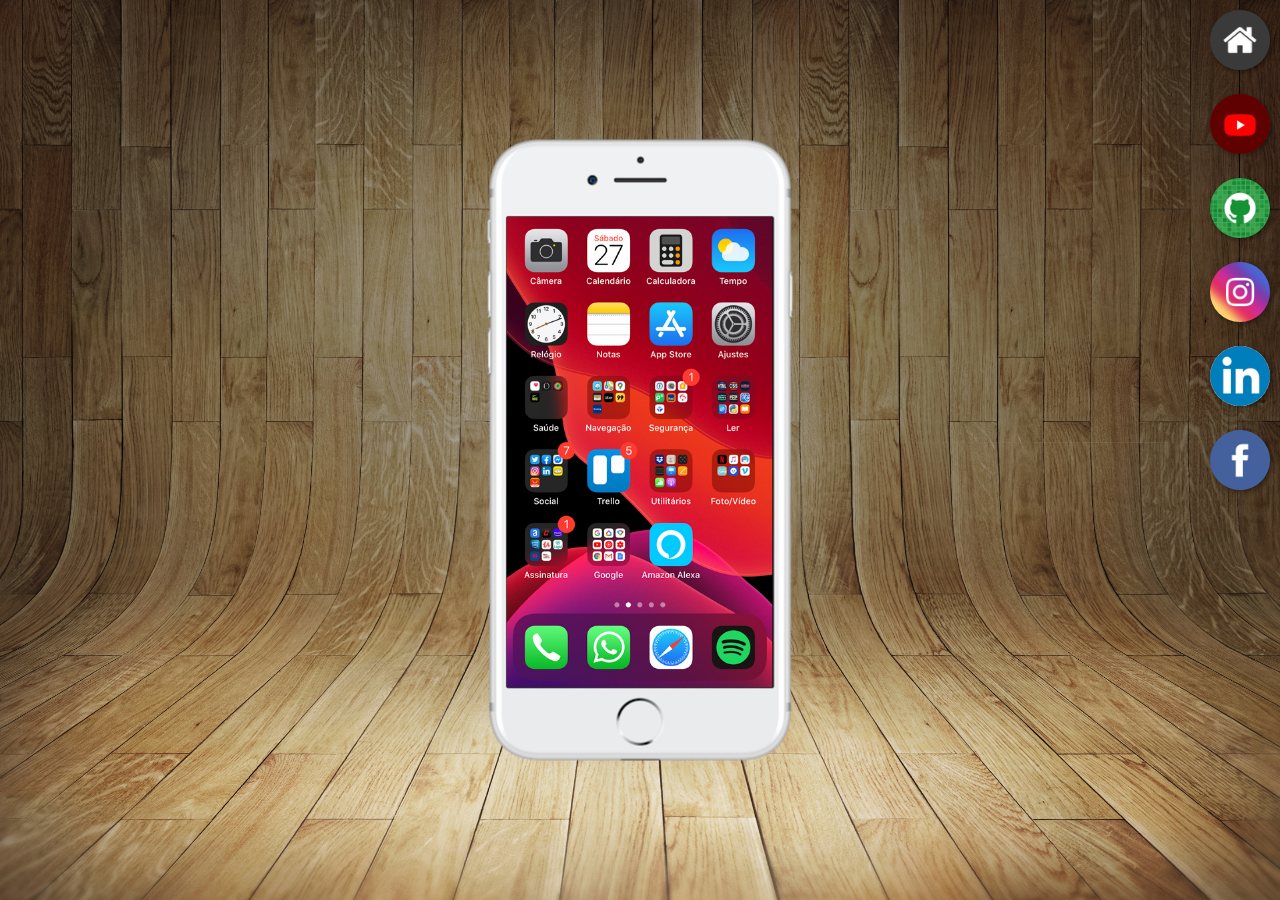
<file: index.html>
<!DOCTYPE html>
<html lang="pt-br">
<head>
    <meta charset="UTF-8">
    <meta name="viewport" content="width=device-width, initial-scale=1.0">
    <link rel="shortcut icon" href="favicon.ico" type="image/x-icon">
    <link rel="stylesheet" href="estilos/style.css">
    <title>Projeto Redes Sociais</title>
</head>
<body>
    <main>
        <section id="telefone">
            <iframe src="home.html" name="tela" id="tela" frameborder="0"> 
                Seu navegador não é compatível
            </iframe>
        </section>
        <section id="redes-sociais">
            <a href="home.html" target="tela"> <img src="imagens/logo-home.jpg" alt="Home"></a><br>
            <a href="youtube.html" target="tela"> <img src="imagens/logo-youtube.jpg" alt="Youtube"></a><br>
            <a href="github.html" target="tela"> <img src="imagens/logo-github.jpg" alt="Github"></a><br>
            <a href="instagram.html" target="tela"> <img src="imagens/logo-instagram.jpg" alt="Instagram"></a><br>
            <a href="linkedin.html" target="tela"> <img src="imagens/logo-linkedin.jpg" alt="Linkedin"></a><br>
            <a href="facebook.html" target="tela"> <img src="imagens/logo-facebook.jpg" alt="Facebook"></a>
        </section>
    </main>
</body>
</html>
</file>
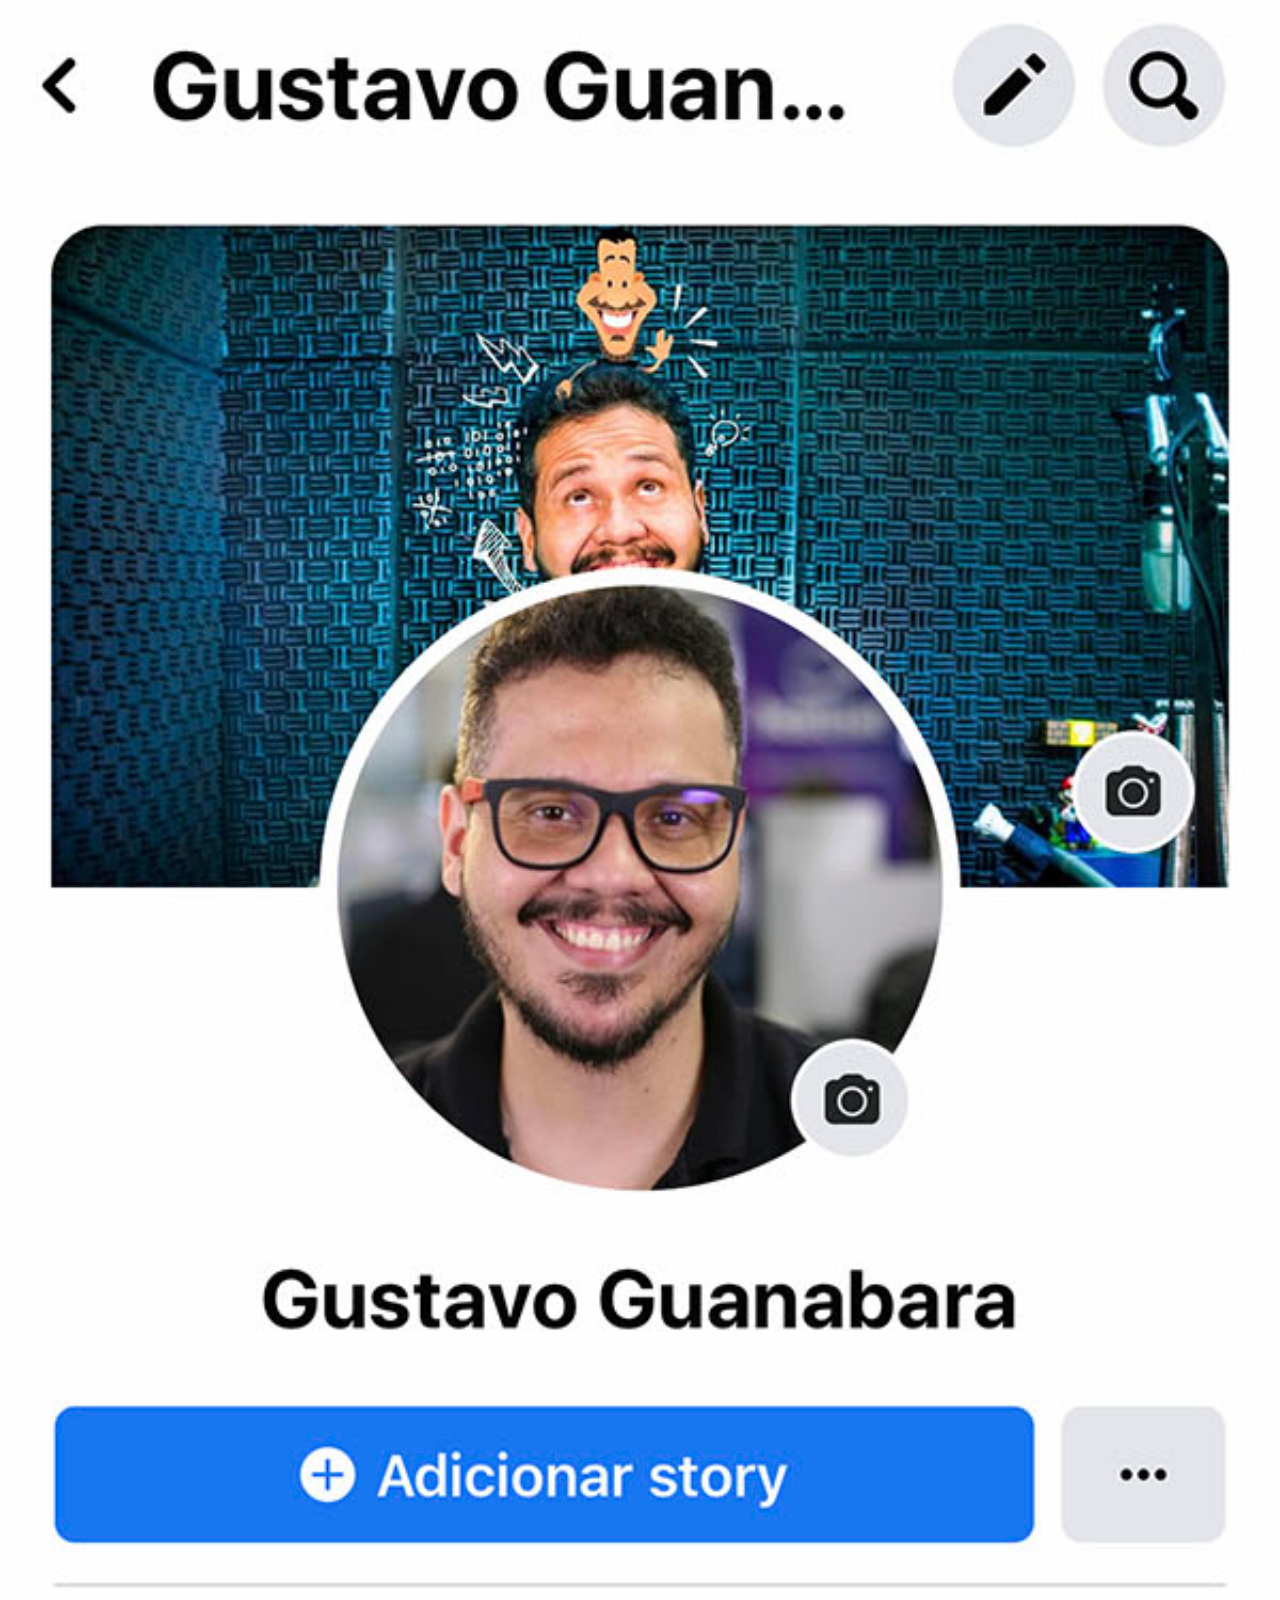
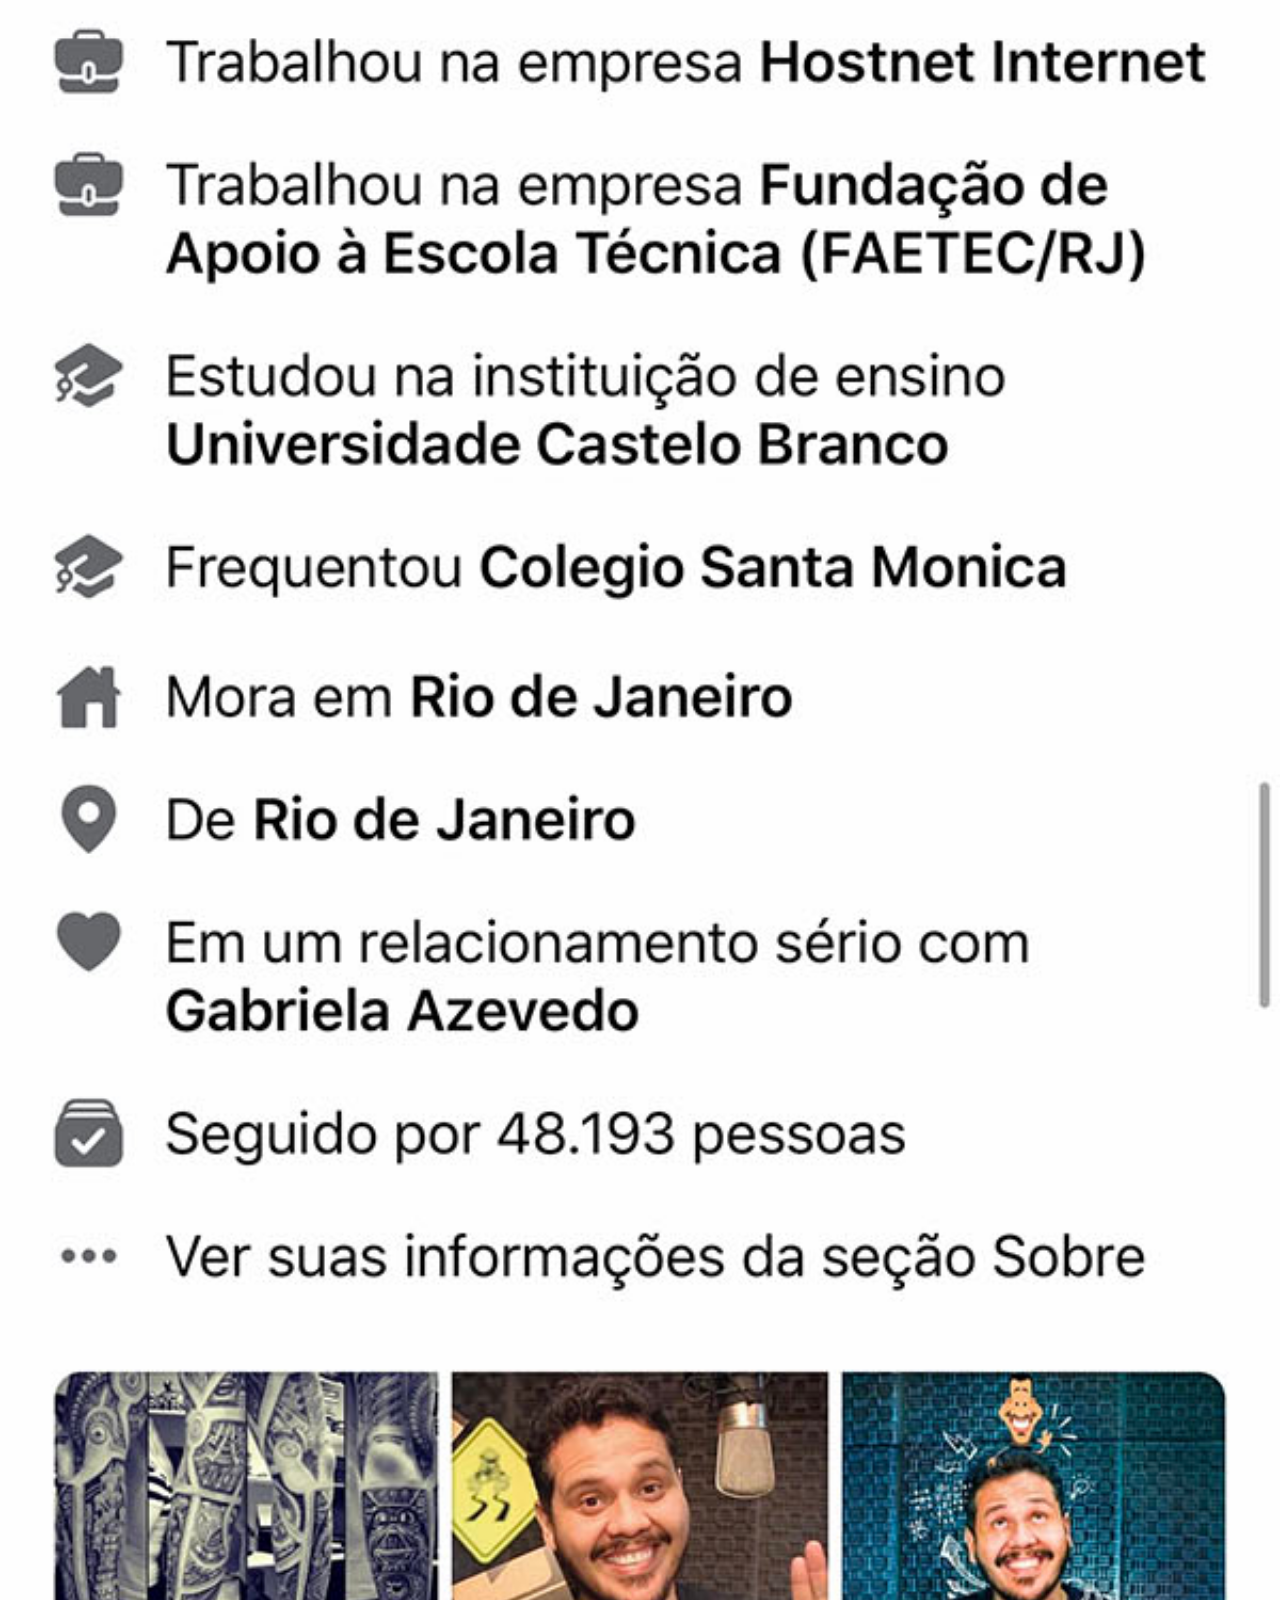
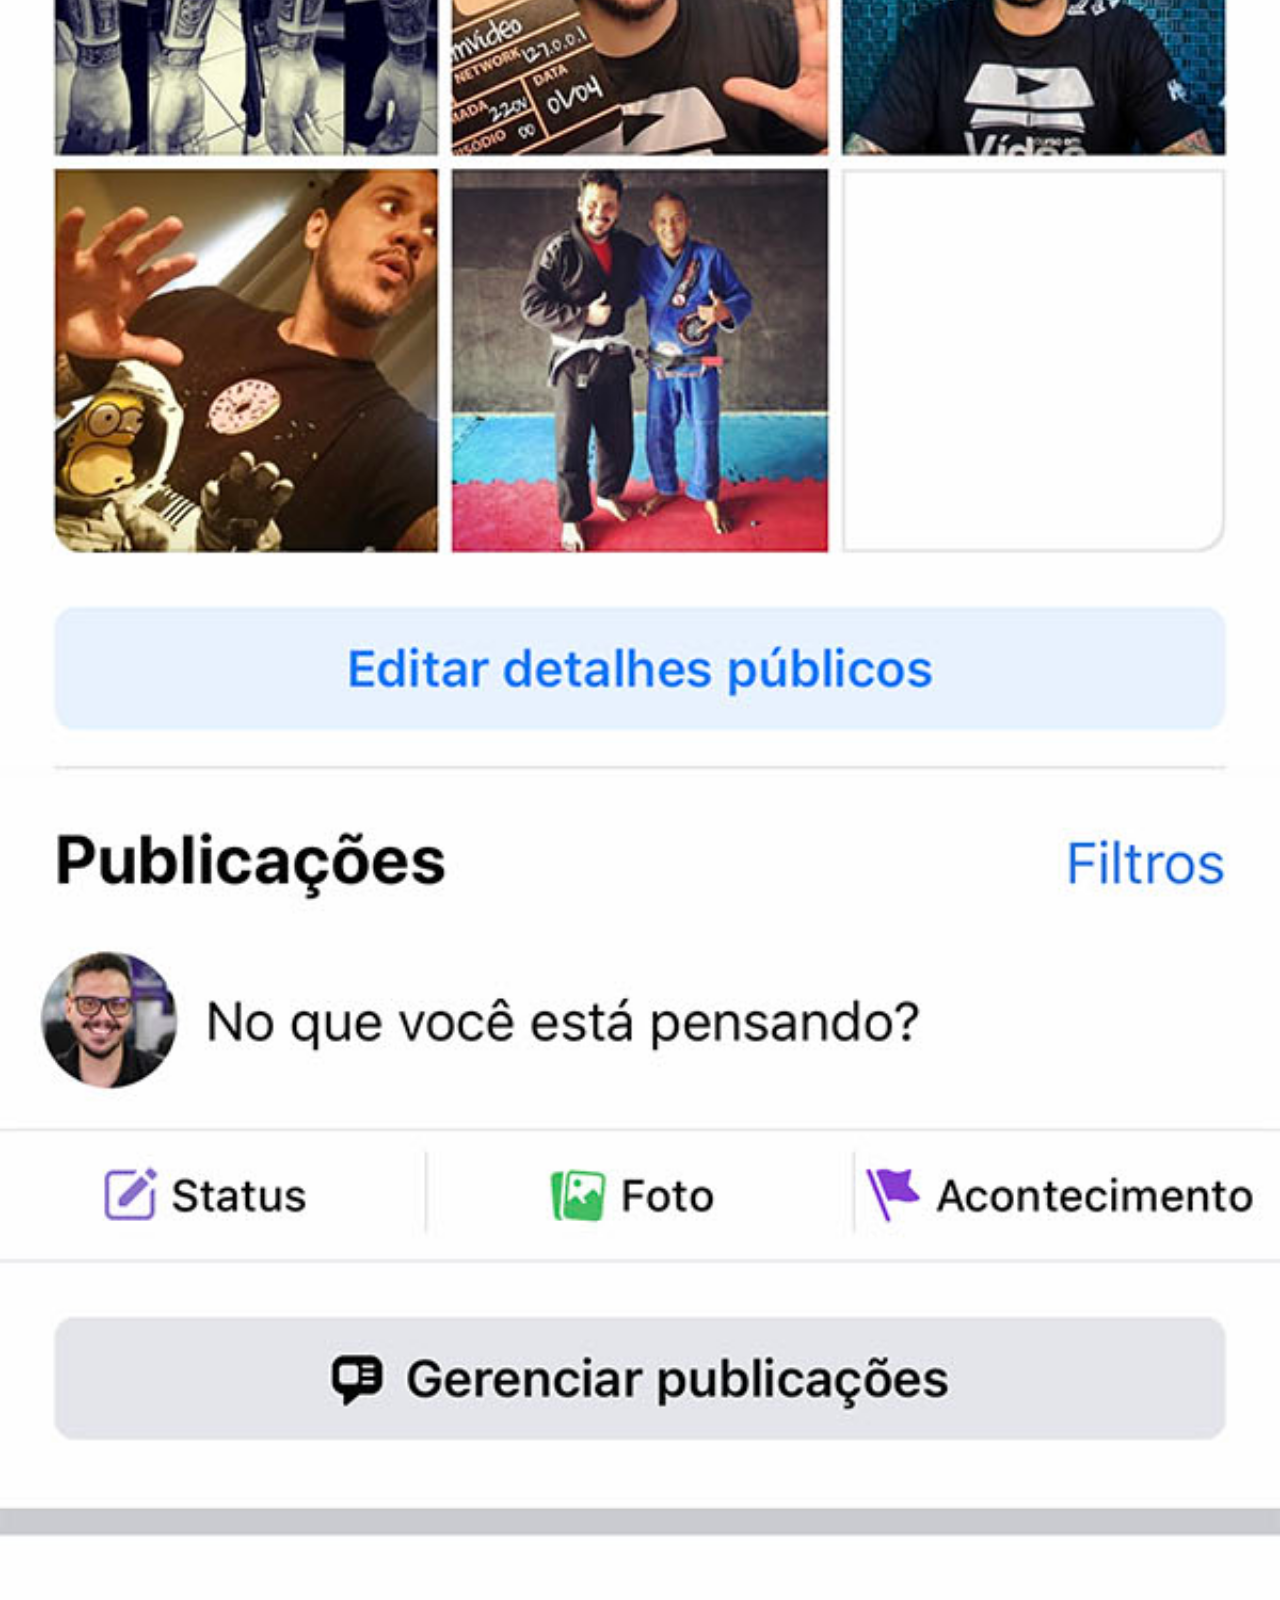
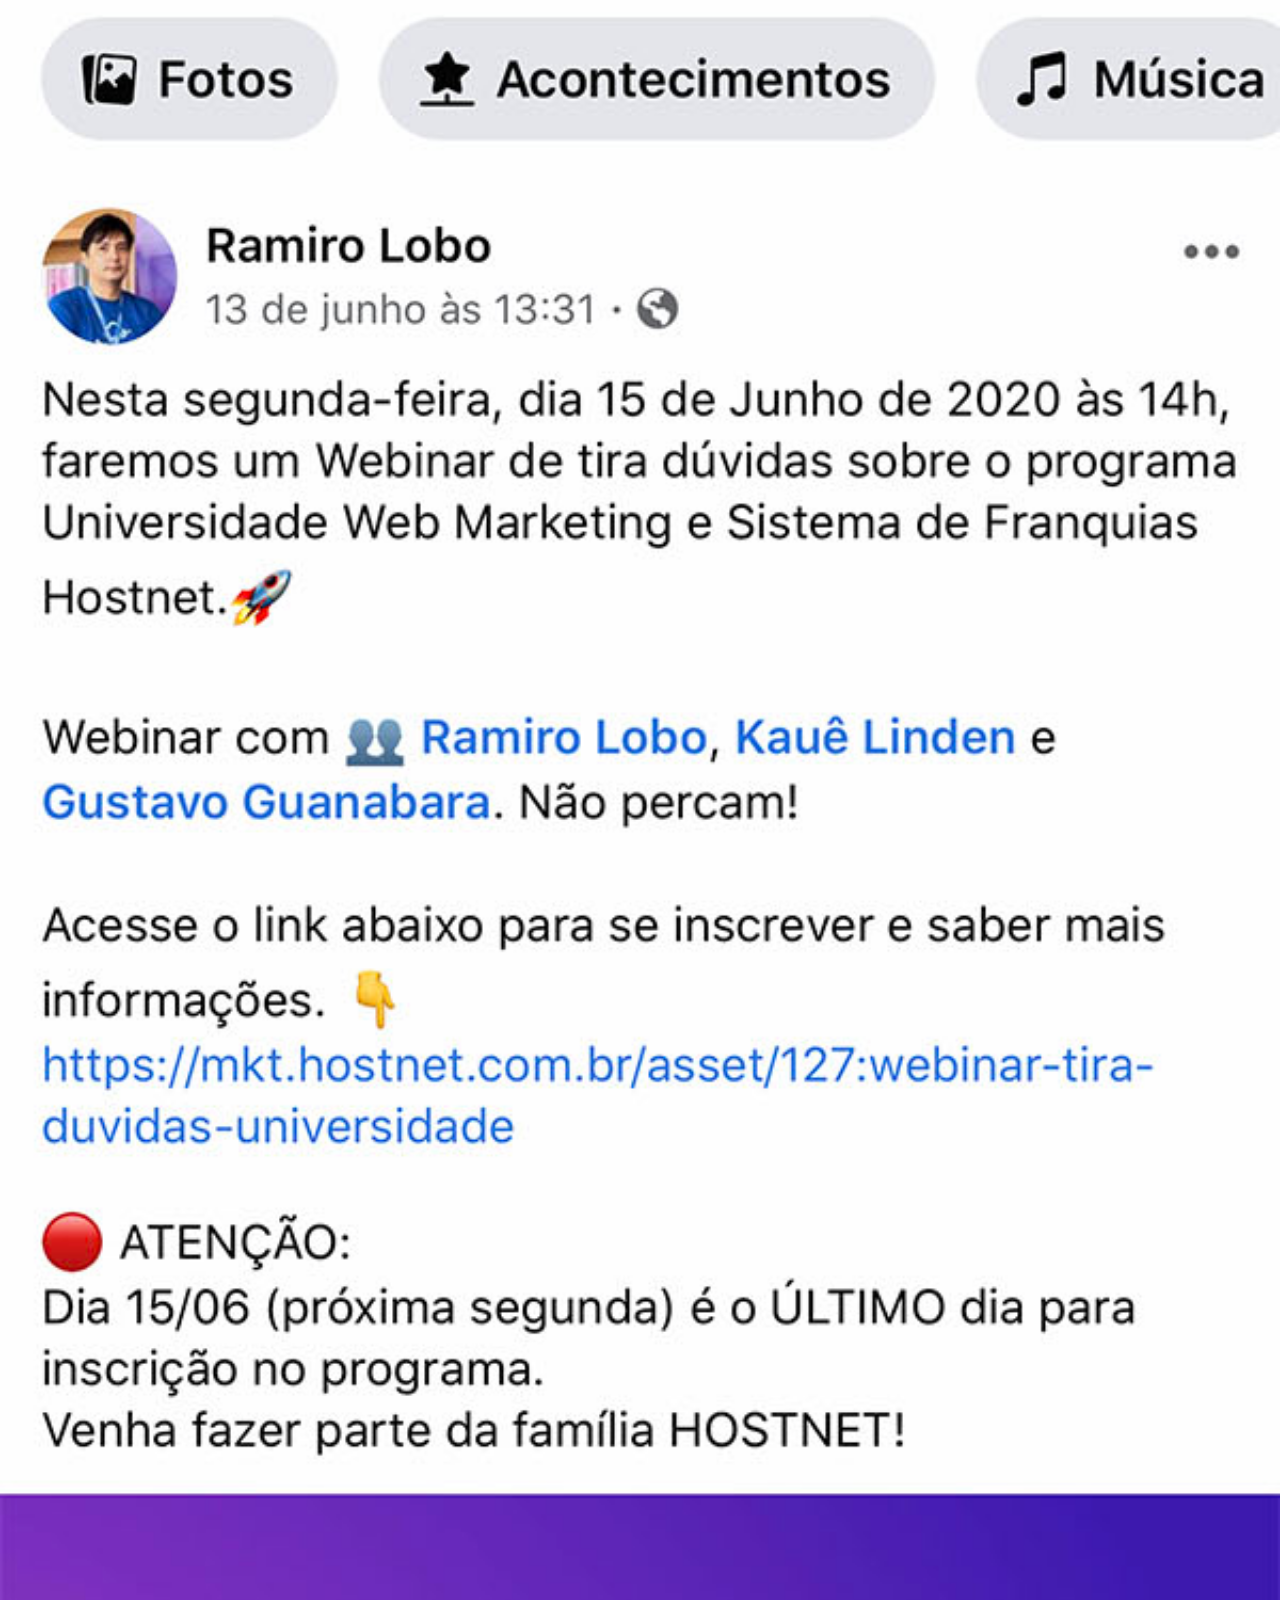
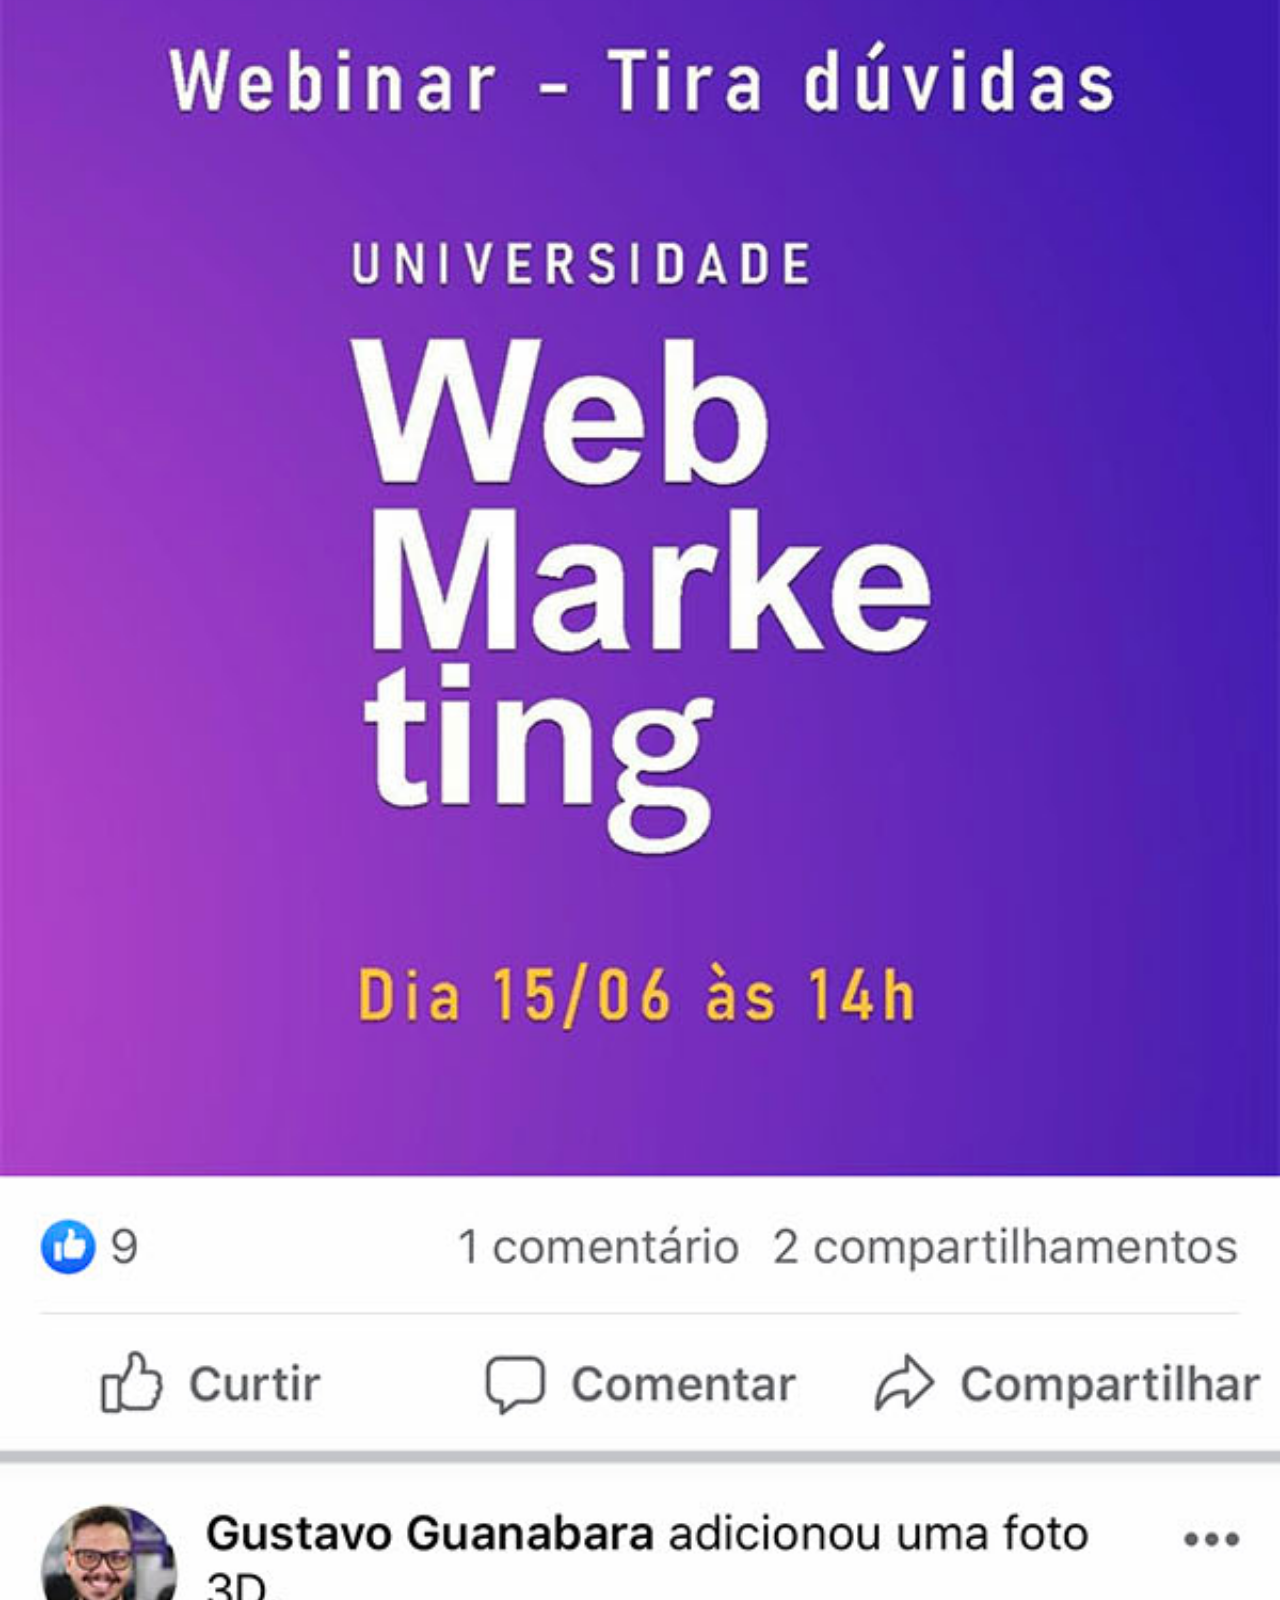
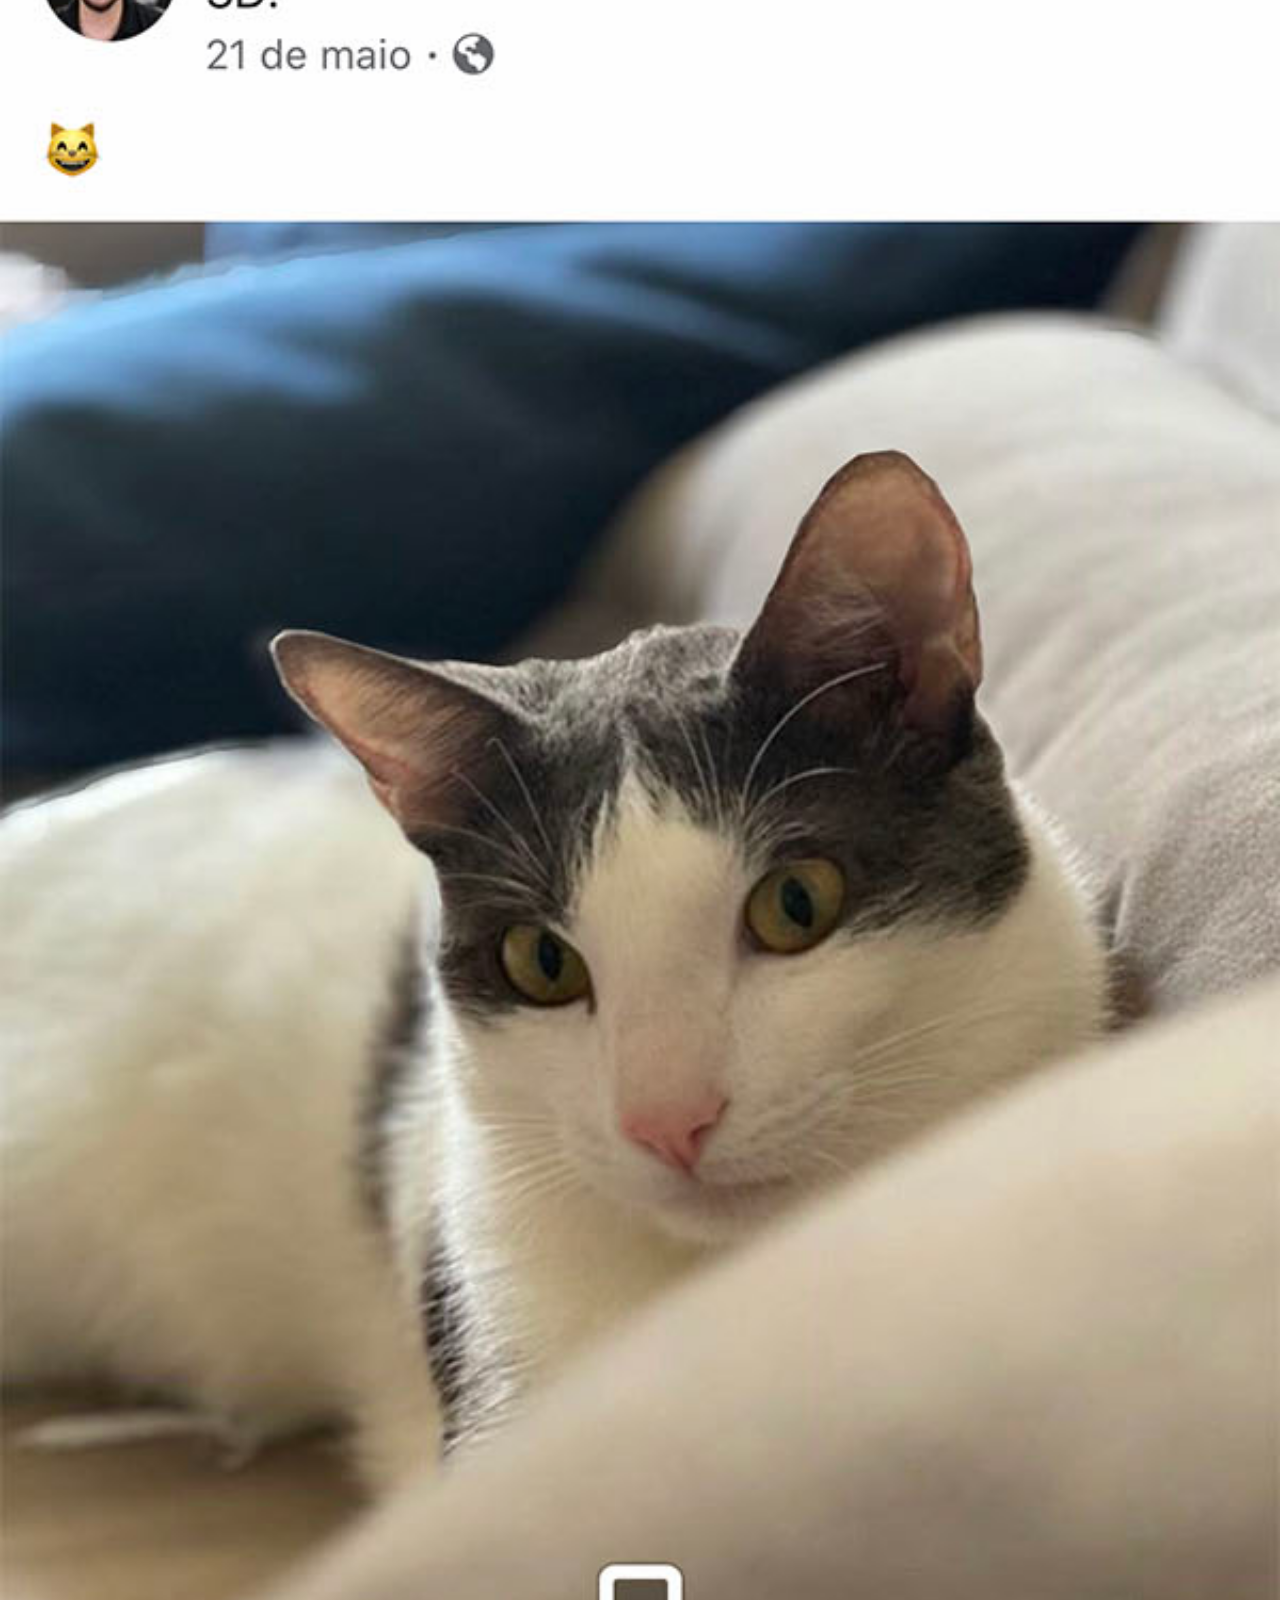
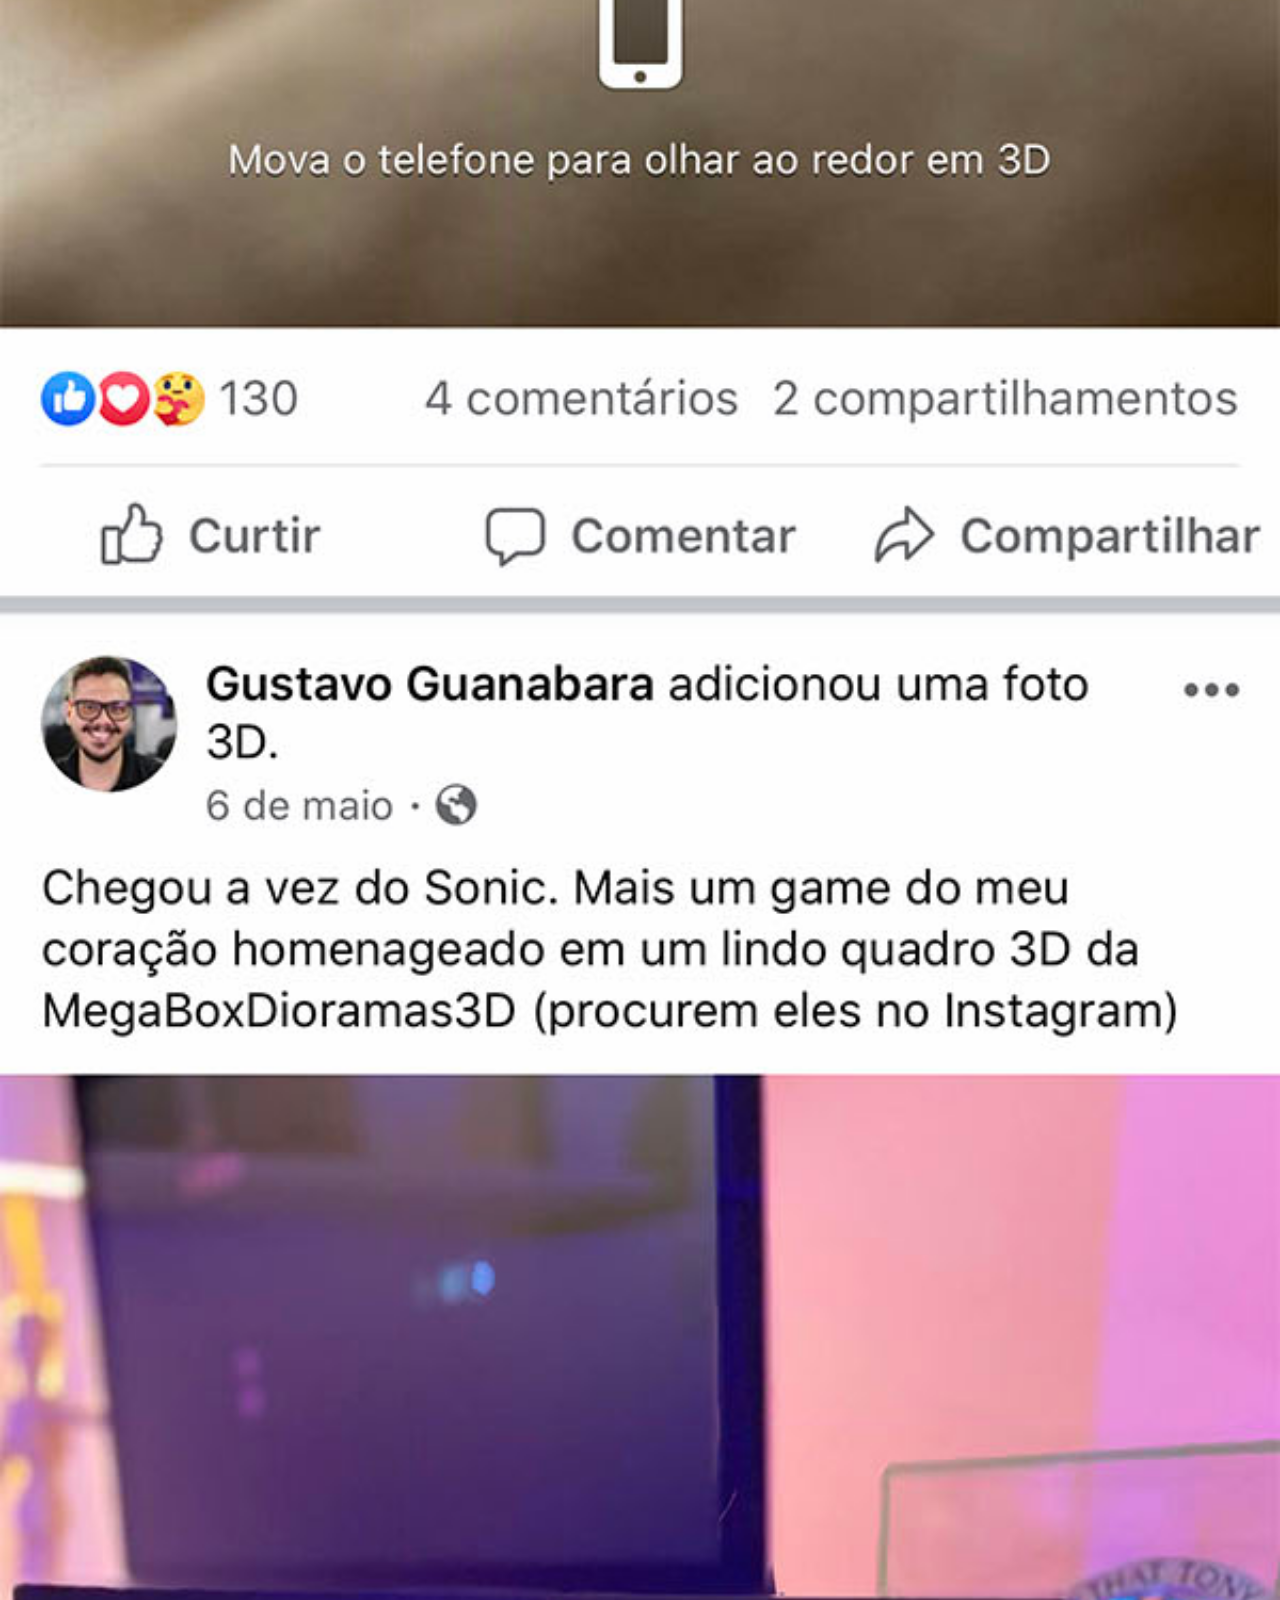
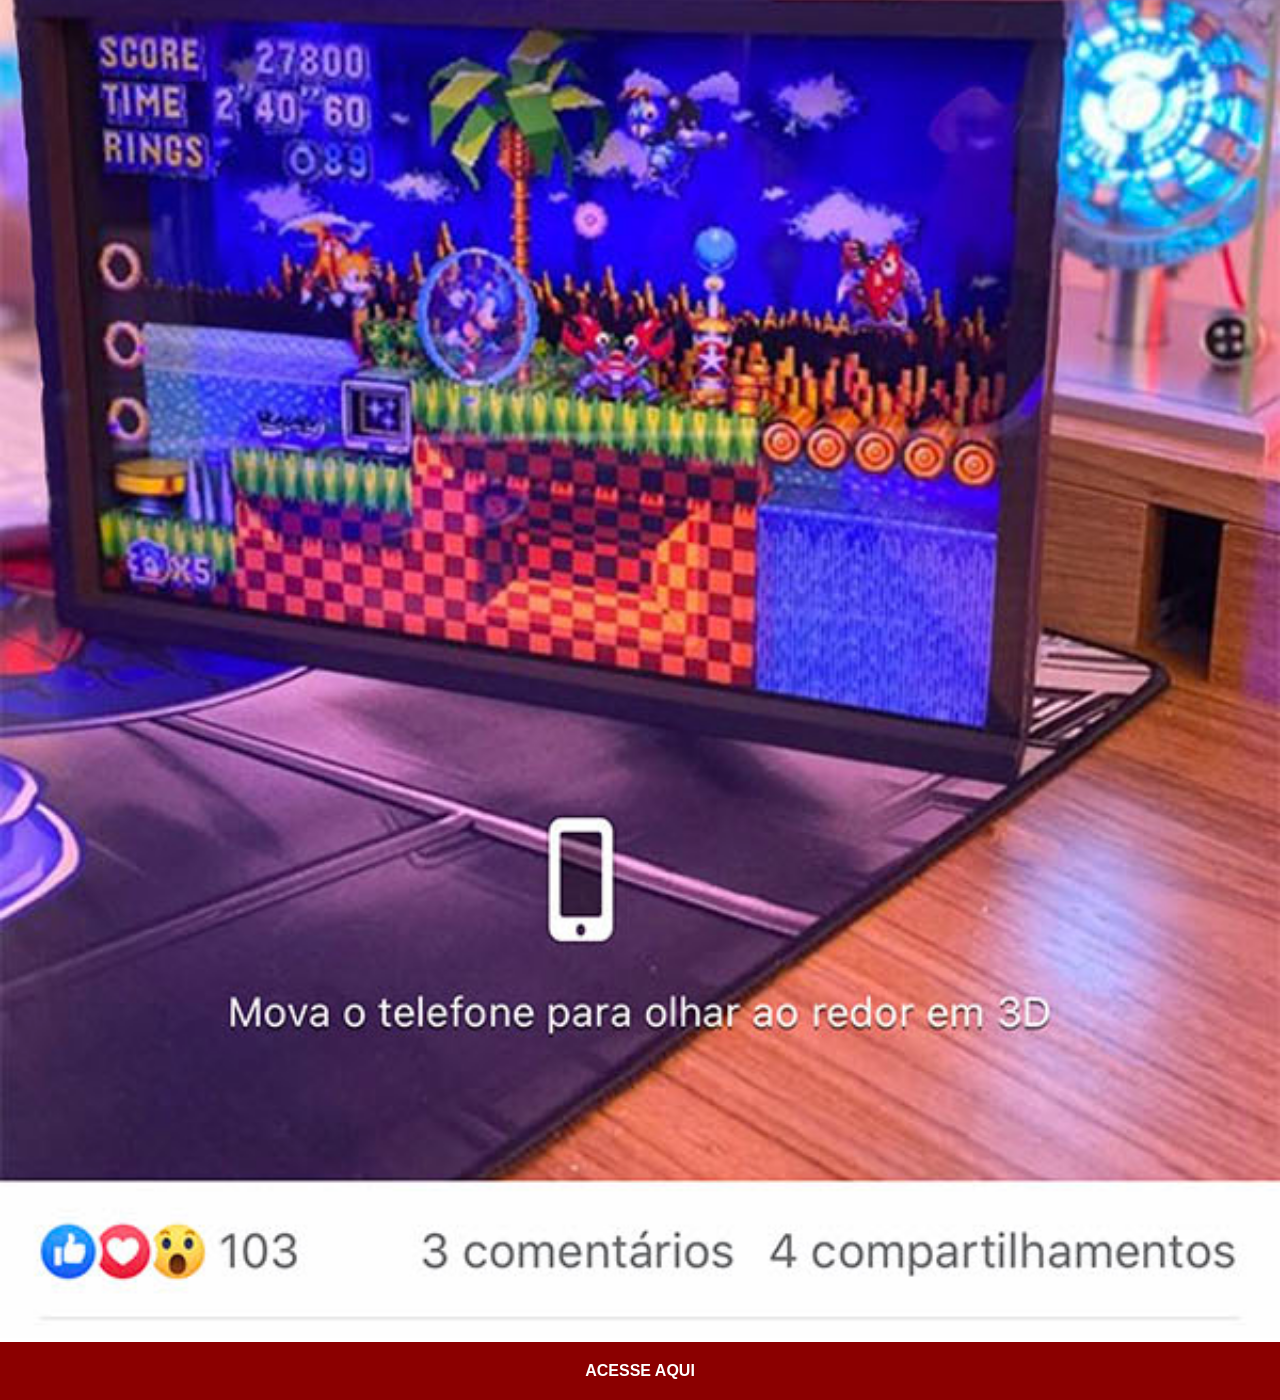
<file: facebook.html>
<!DOCTYPE html>
<html lang="pt-br">
<head>
    <meta charset="UTF-8">
    <meta name="viewport" content="width=device-width, initial-scale=1.0">
    <link rel="stylesheet" href="estilos/social.css">
    <title>Facebook</title>
</head>
<body>
    <img src="imagens/tela-facebook.jpg" alt="Facebook">
    <a href="" target="_blank">ACESSE AQUI</a>
</body>
</html>
</file>
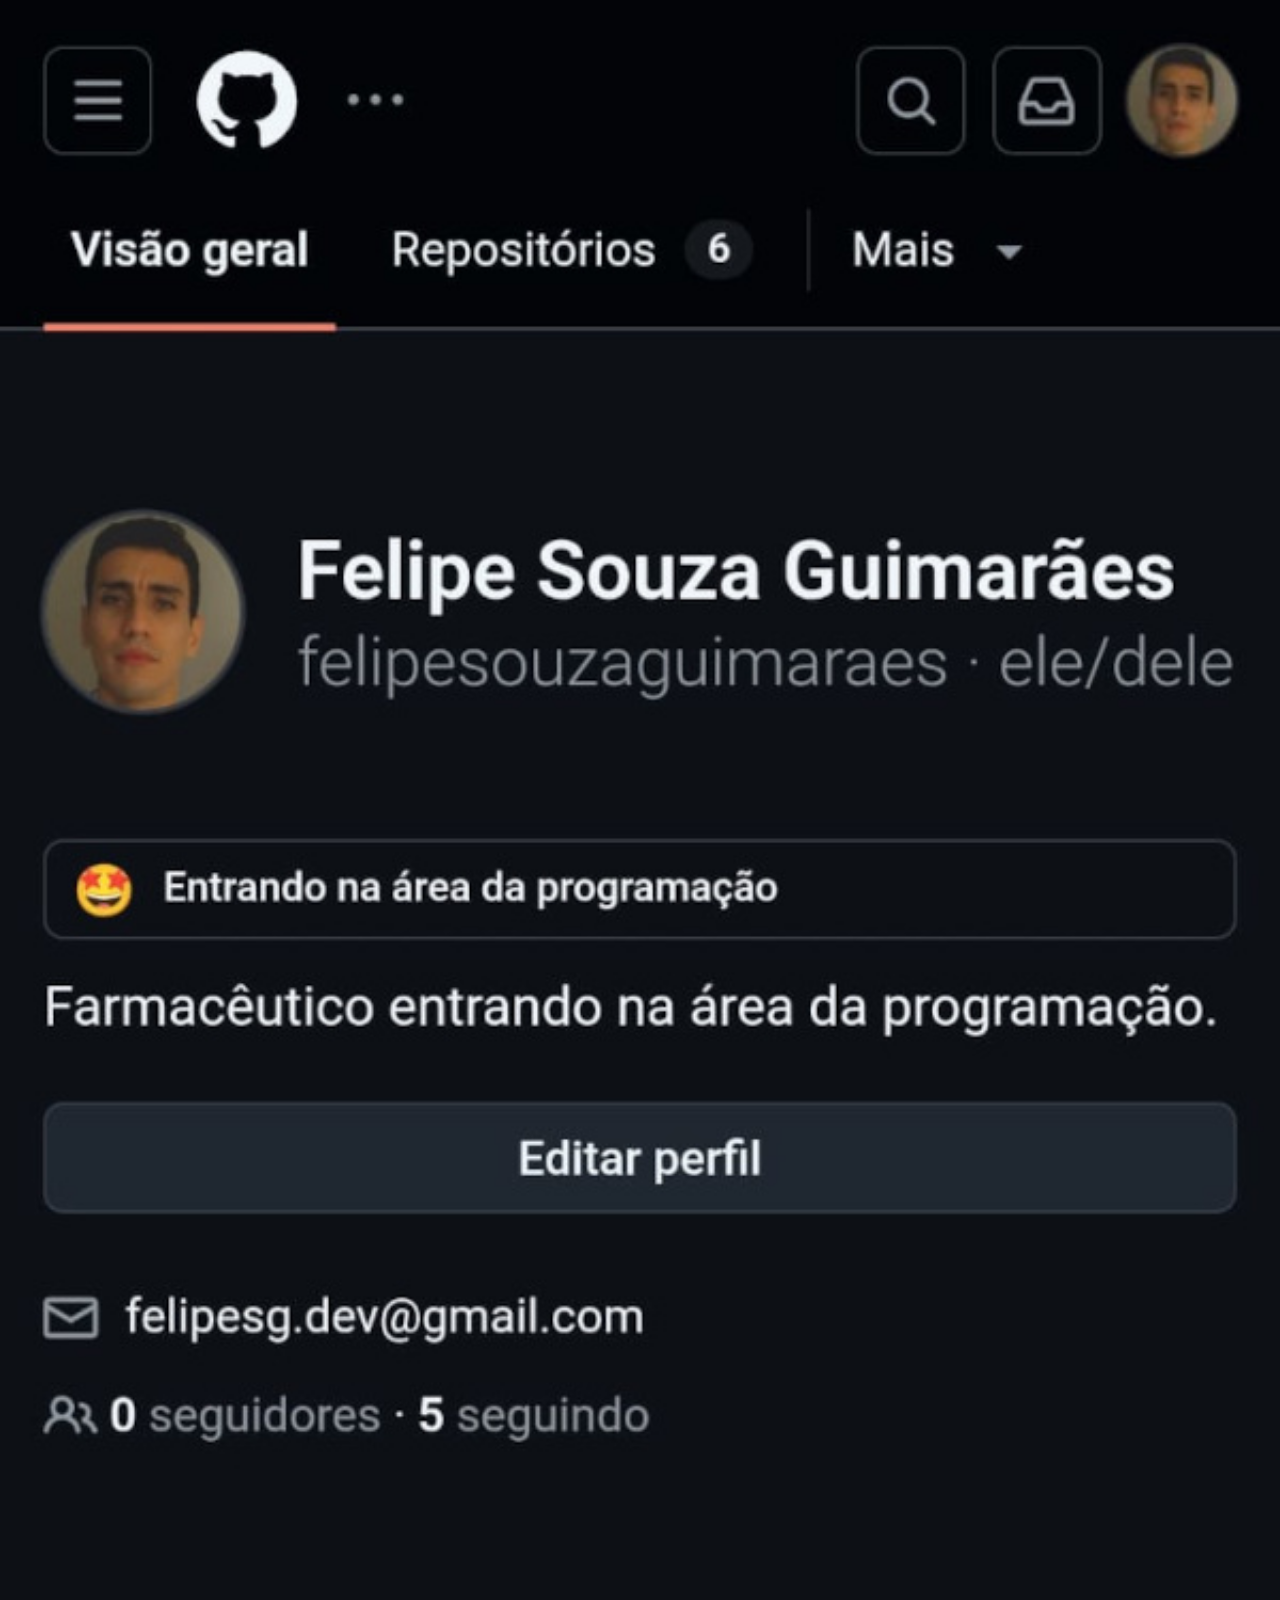
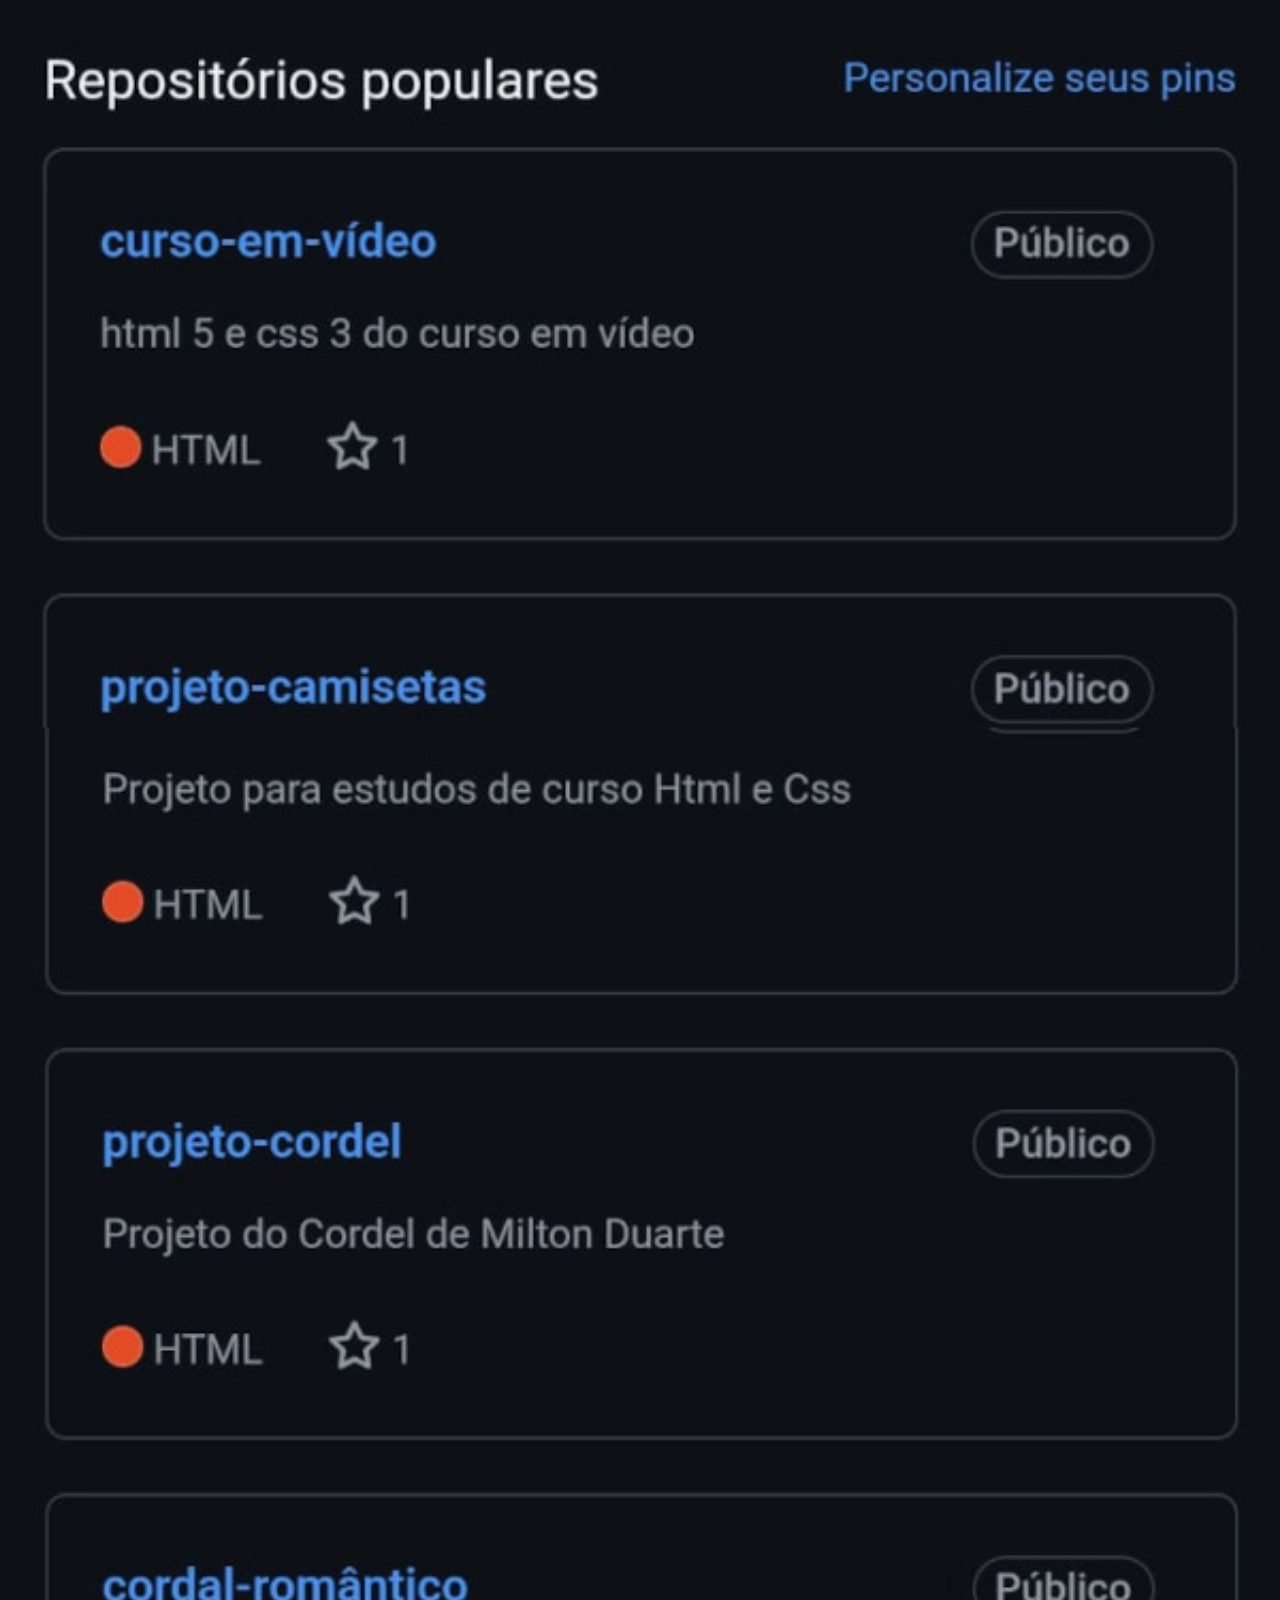
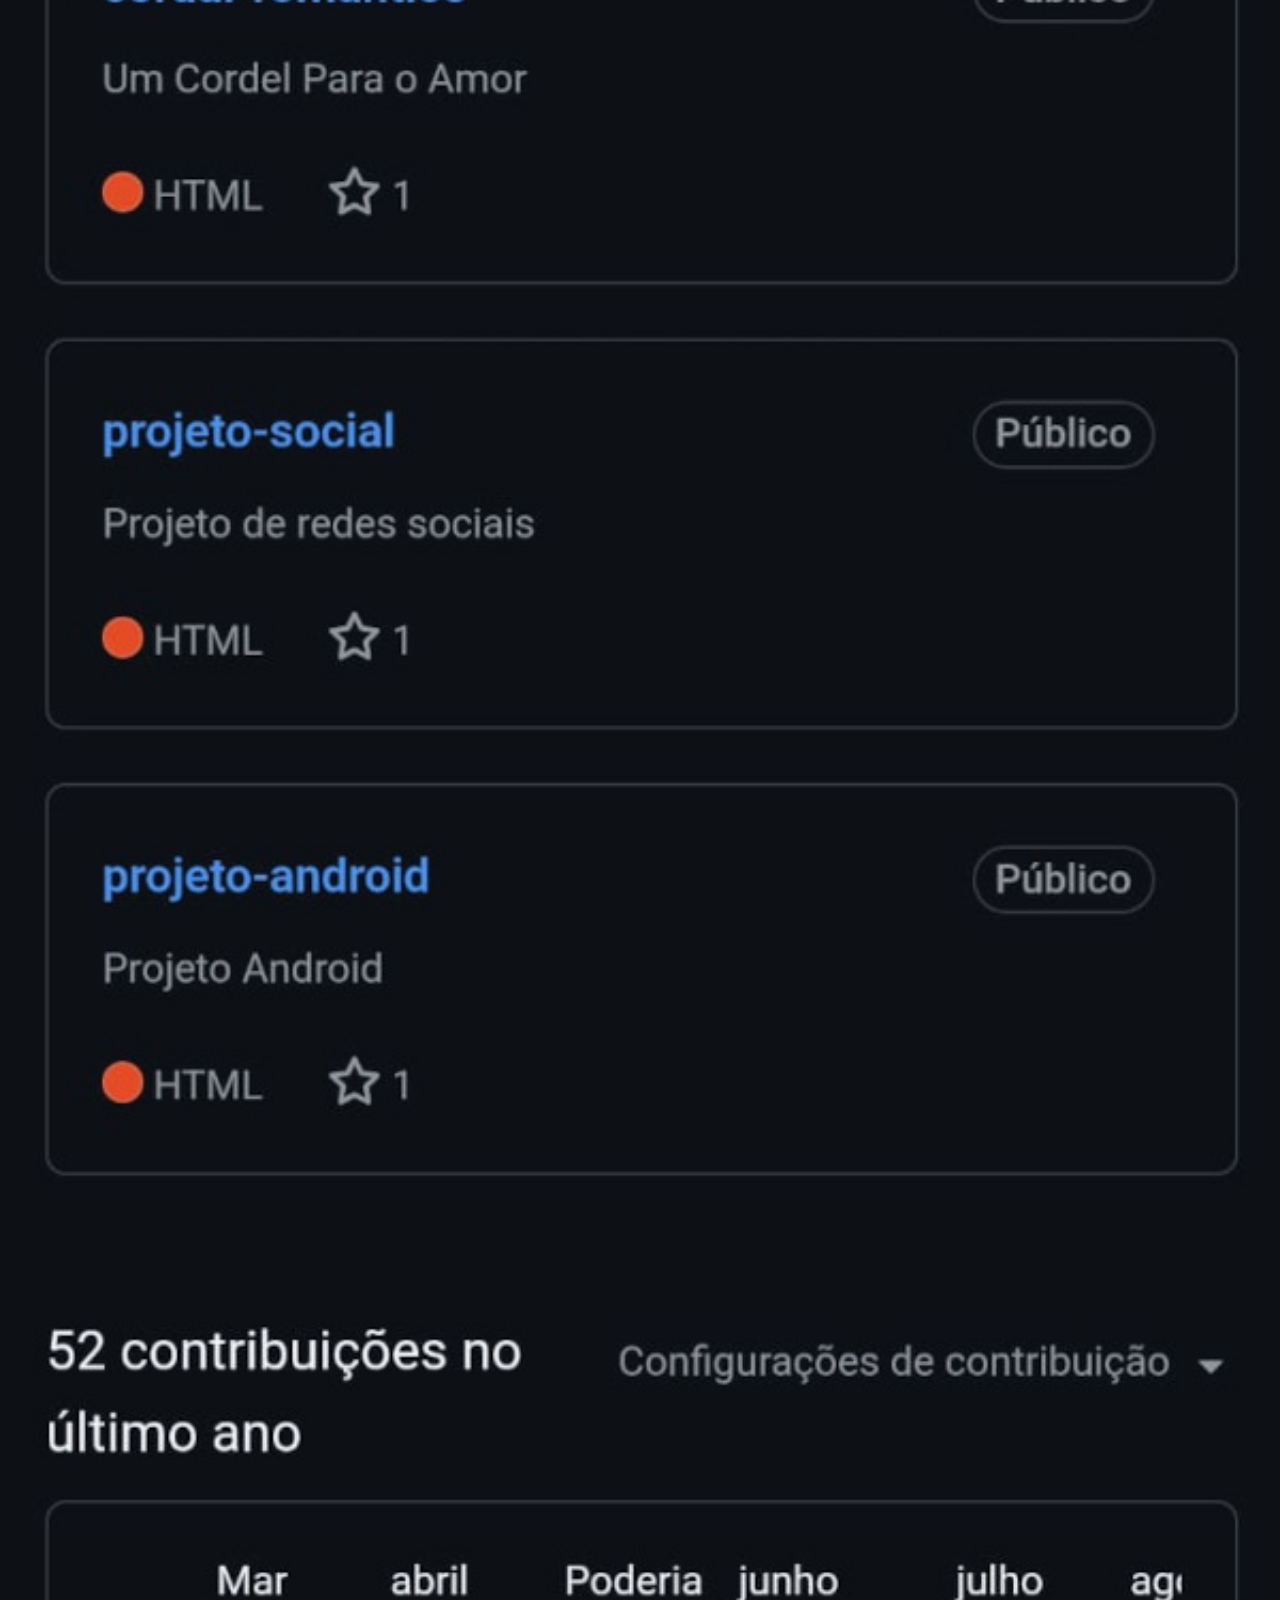
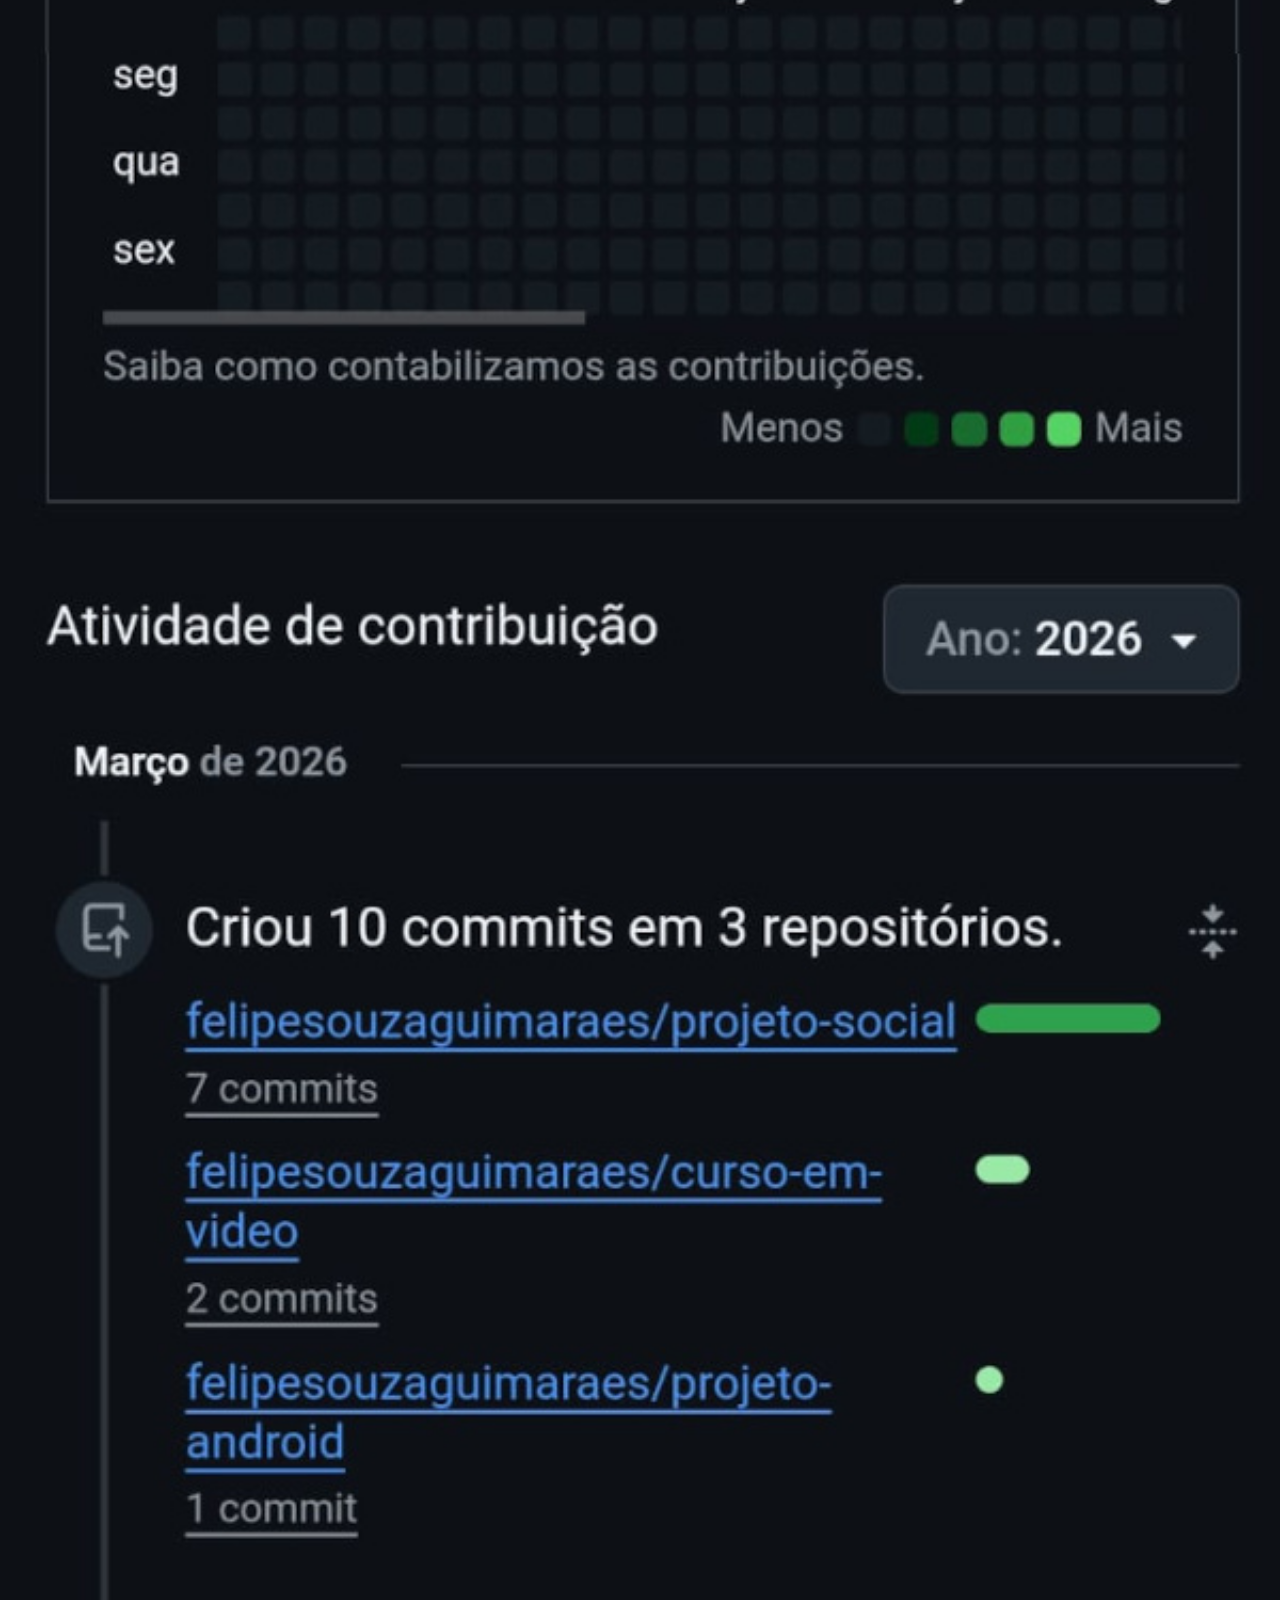
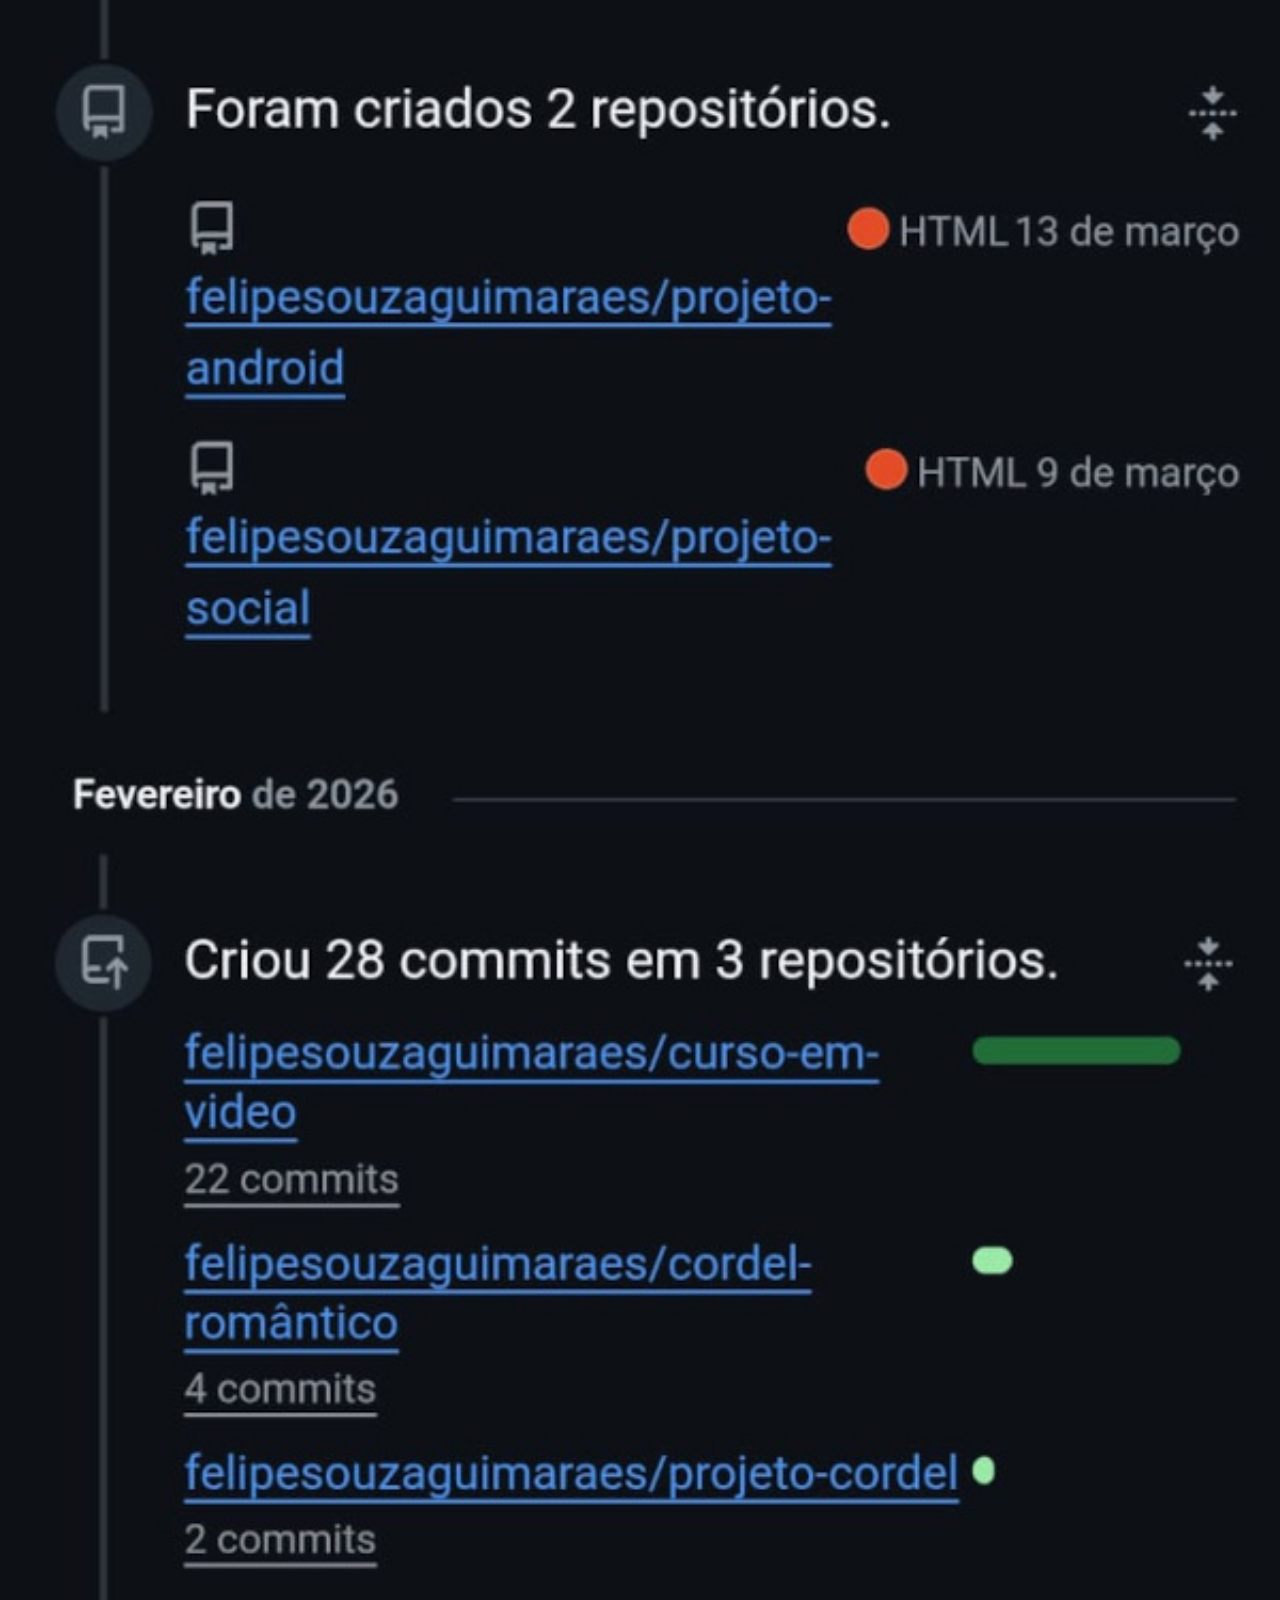
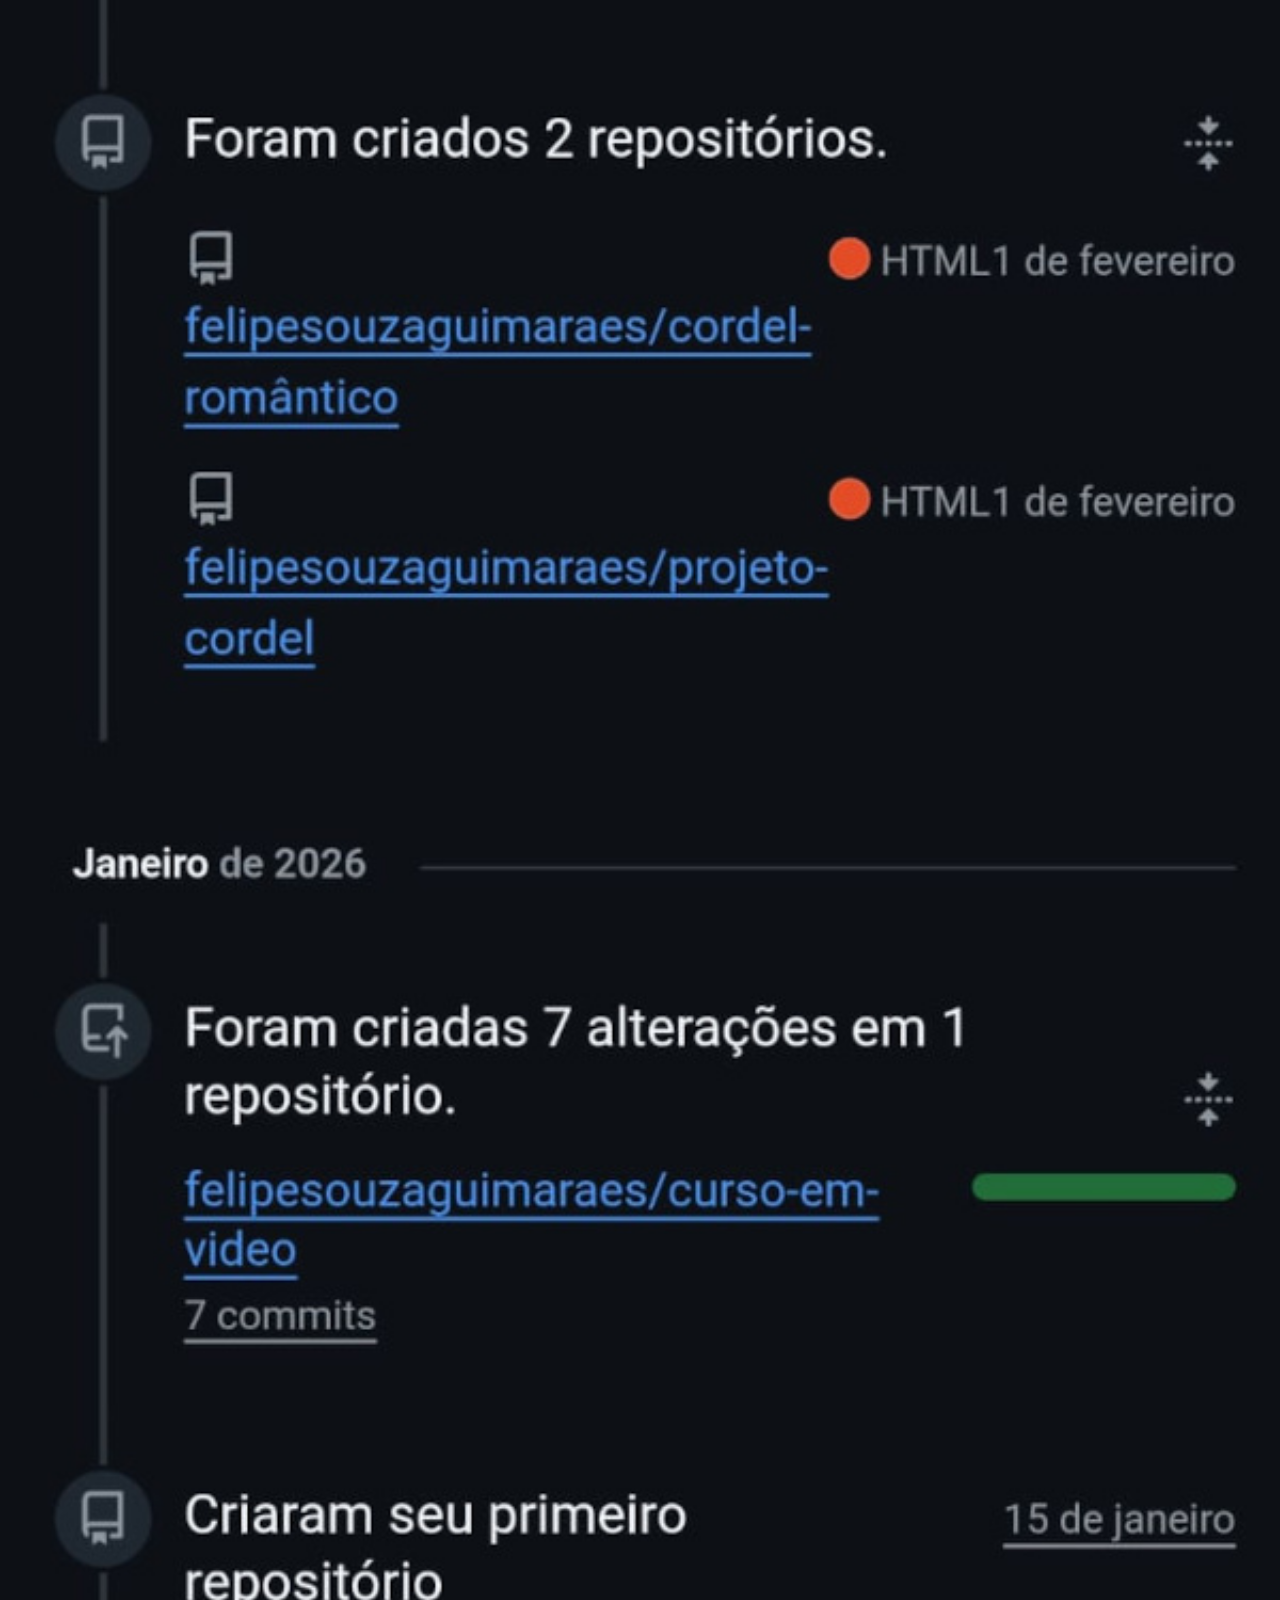
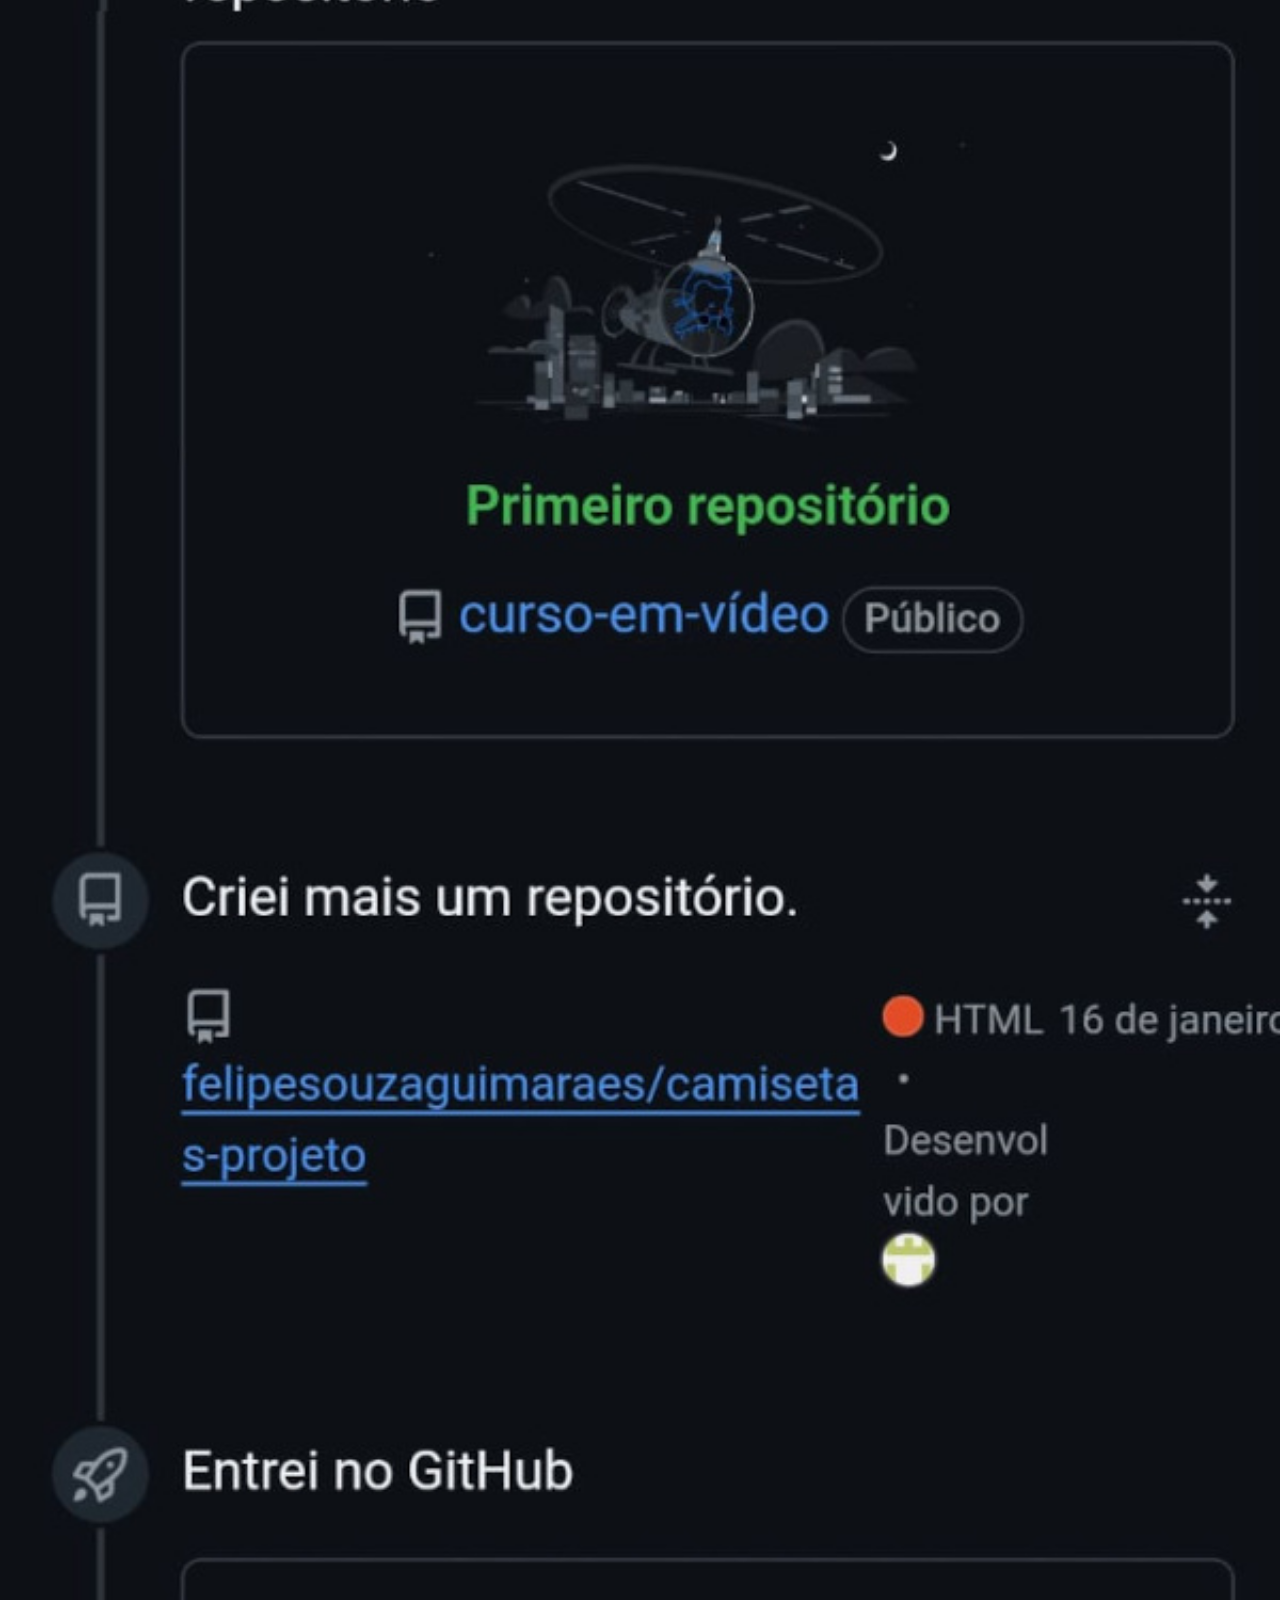
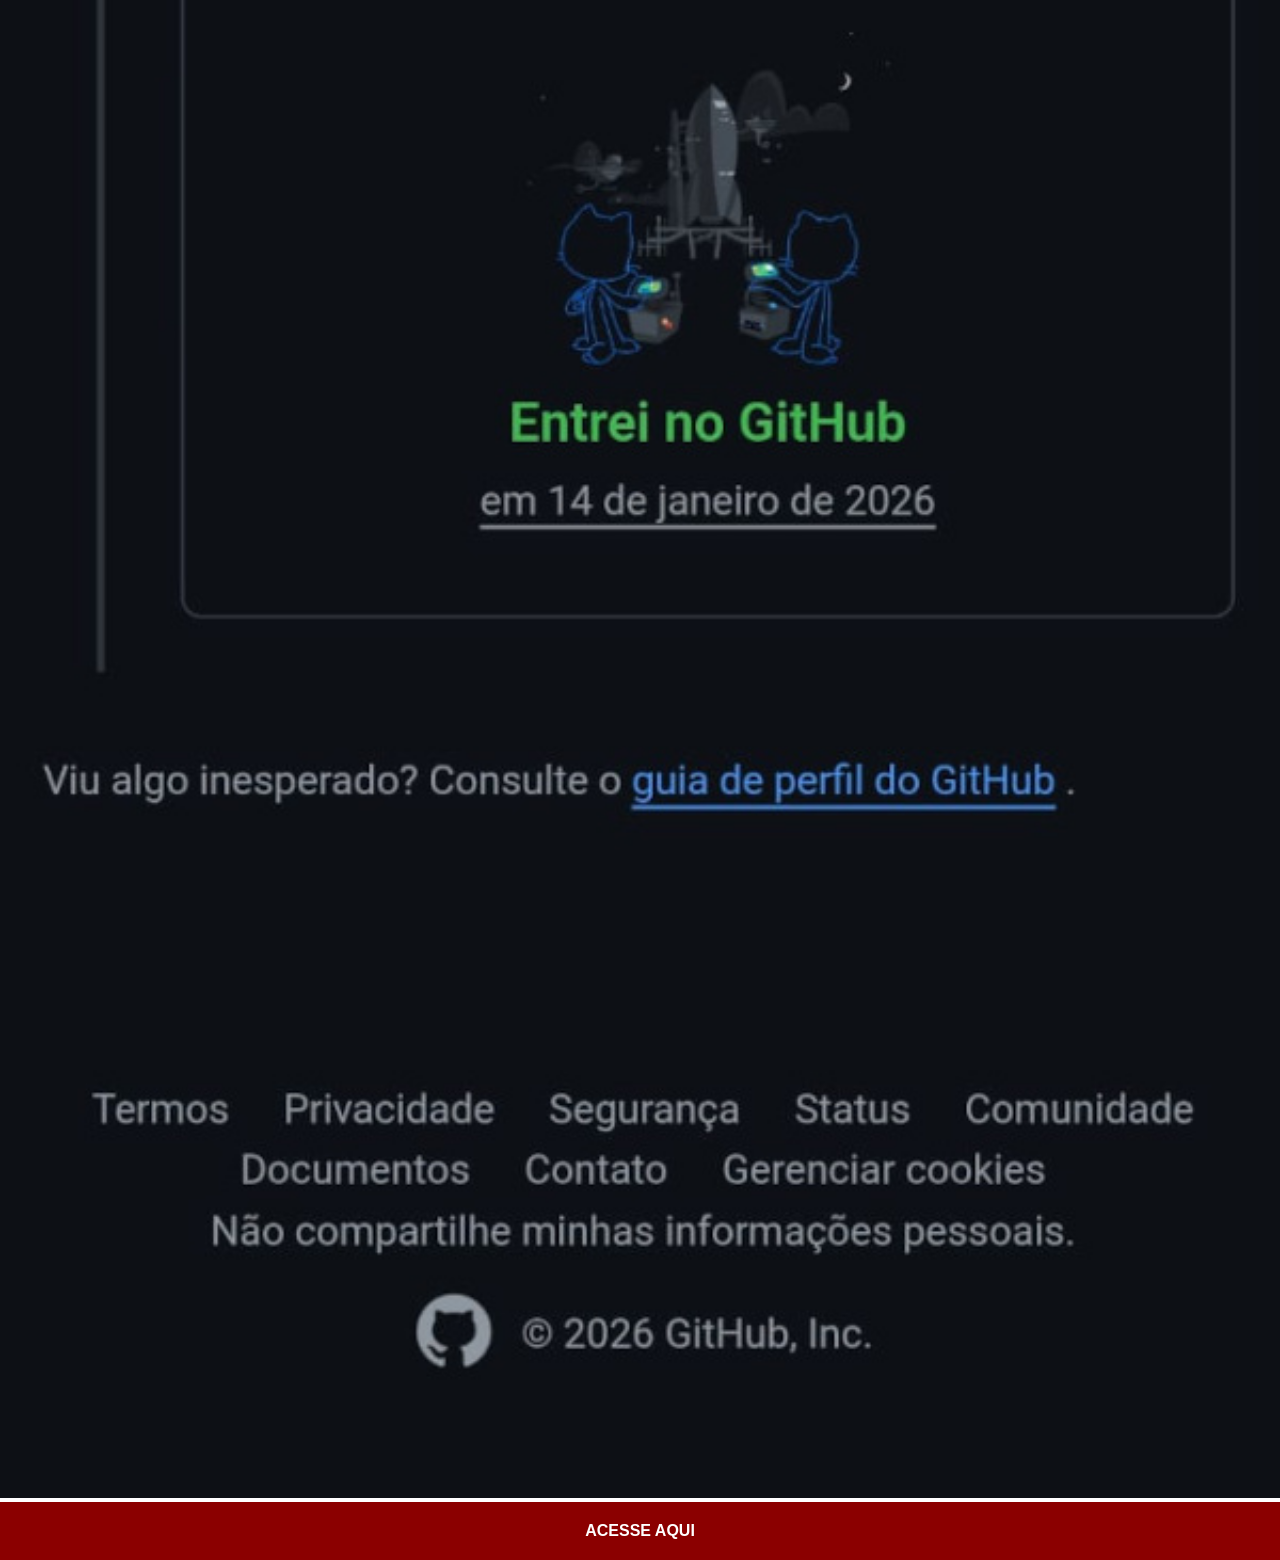
<file: github.html>
<!DOCTYPE html>
<html lang="pt-br">
<head>
    <meta charset="UTF-8">
    <meta name="viewport" content="width=device-width, initial-scale=1.0">
    <link rel="stylesheet" href="estilos/social.css">
    <title>Github</title>
</head>
<body>
    <img src="imagens/tela-github-felipe.jpg" alt="Github">
    <a href="https://github.com/felipesouzaguimaraes" target="_blank">ACESSE AQUI</a>
</body>
</html>
</file>
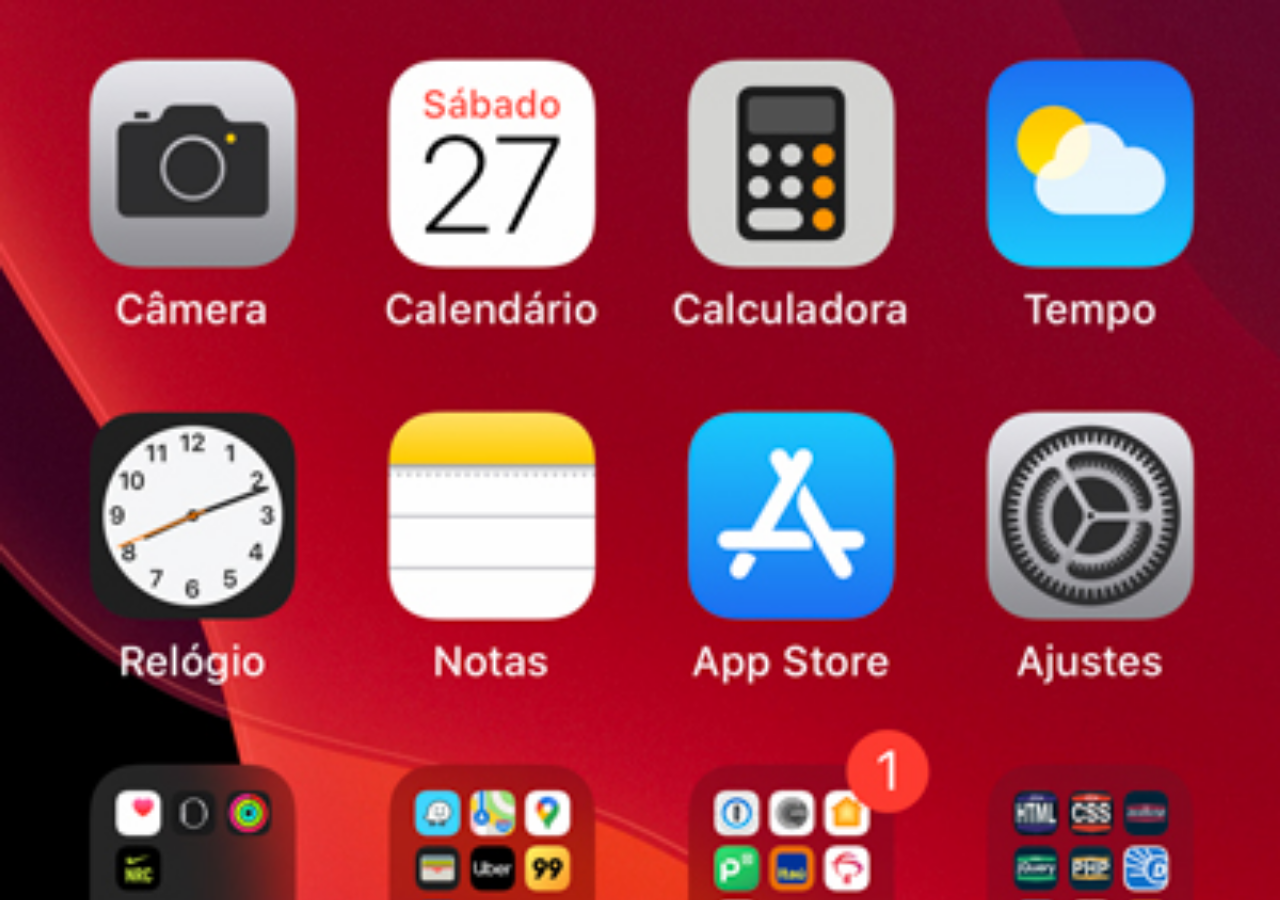
<file: home.html>
<!DOCTYPE html>
<html lang="pt-br">
<head>
    <meta charset="UTF-8">
    <meta name="viewport" content="width=device-width, initial-scale=1.0">
    <title>Home</title>
</head>
<style>
    * {
        margin: 0px;
        padding: 0px;
    }

    body {
        width: 100vw;
        height: 100vh;
        background: black url('imagens/tela-home.jpg') no-repeat top center;
        background-size: cover;
    }
</style>
<body>
    
</body>
</html>
</file>
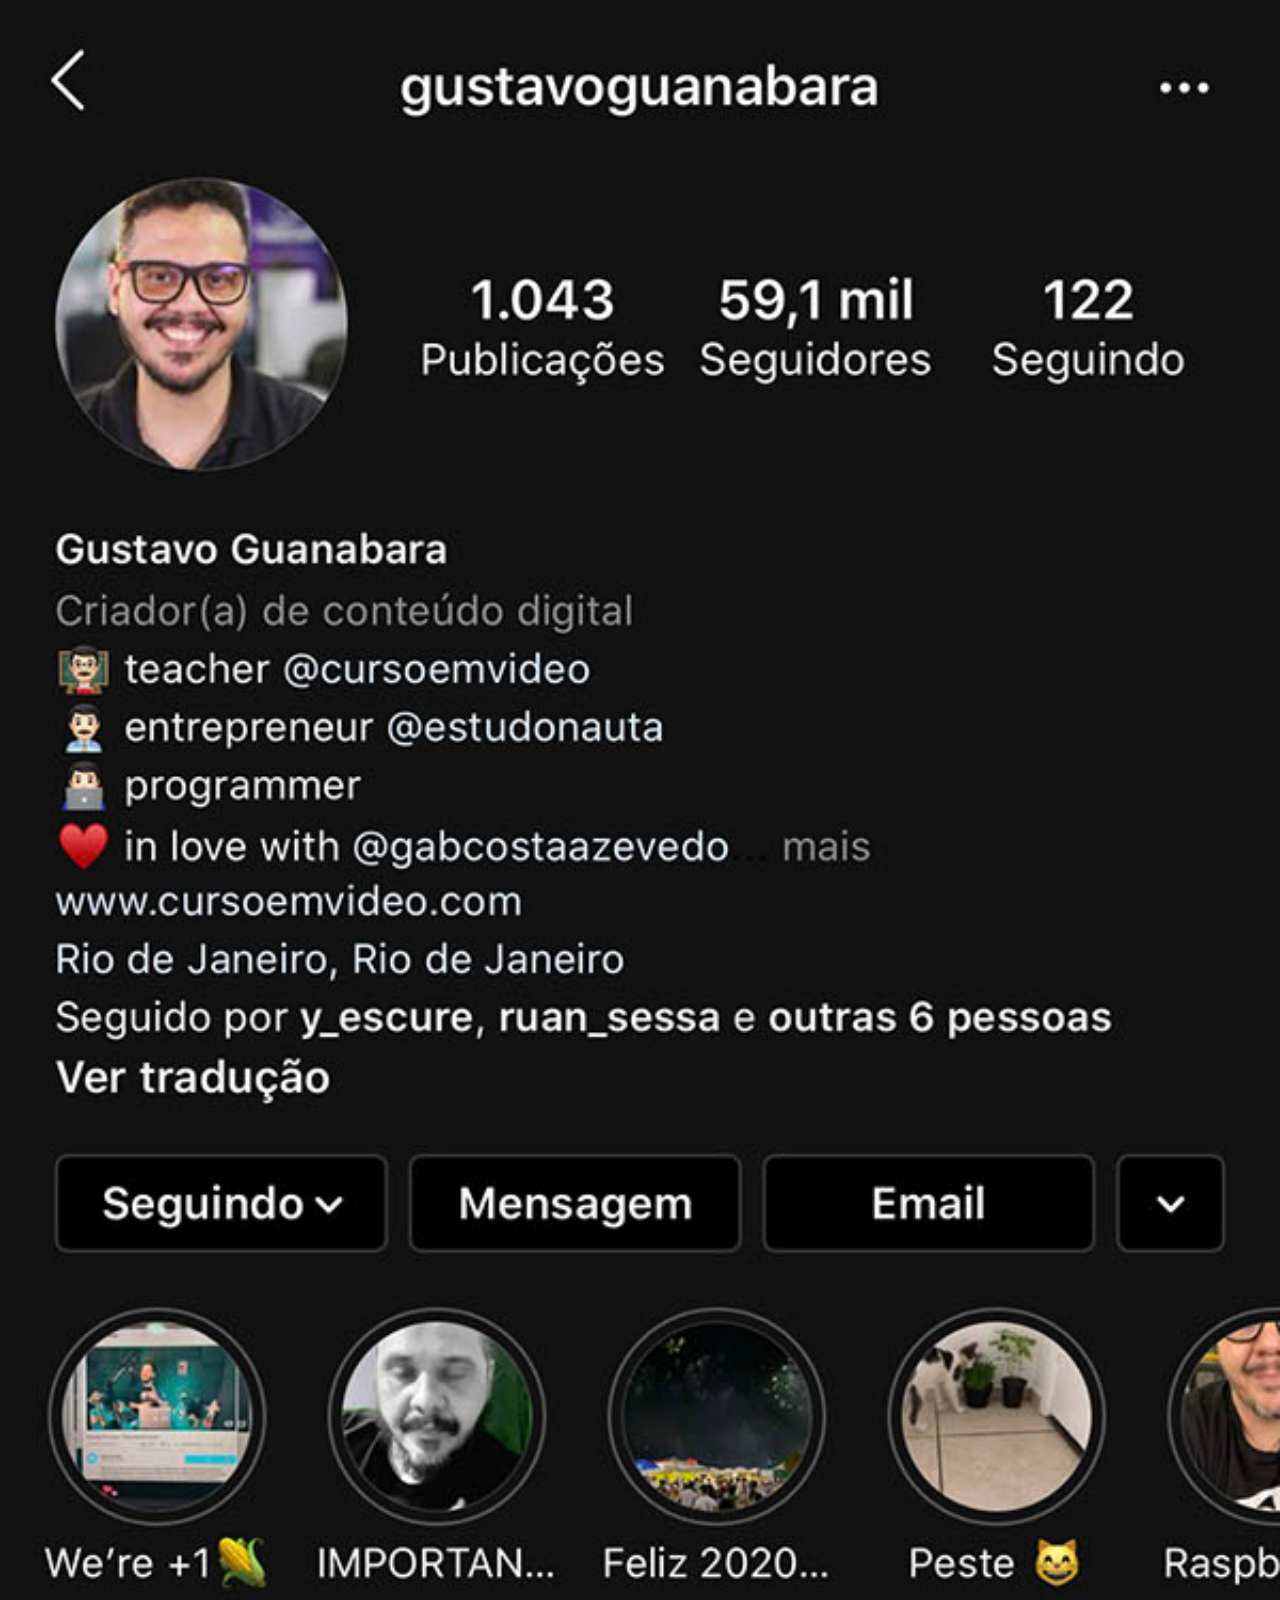
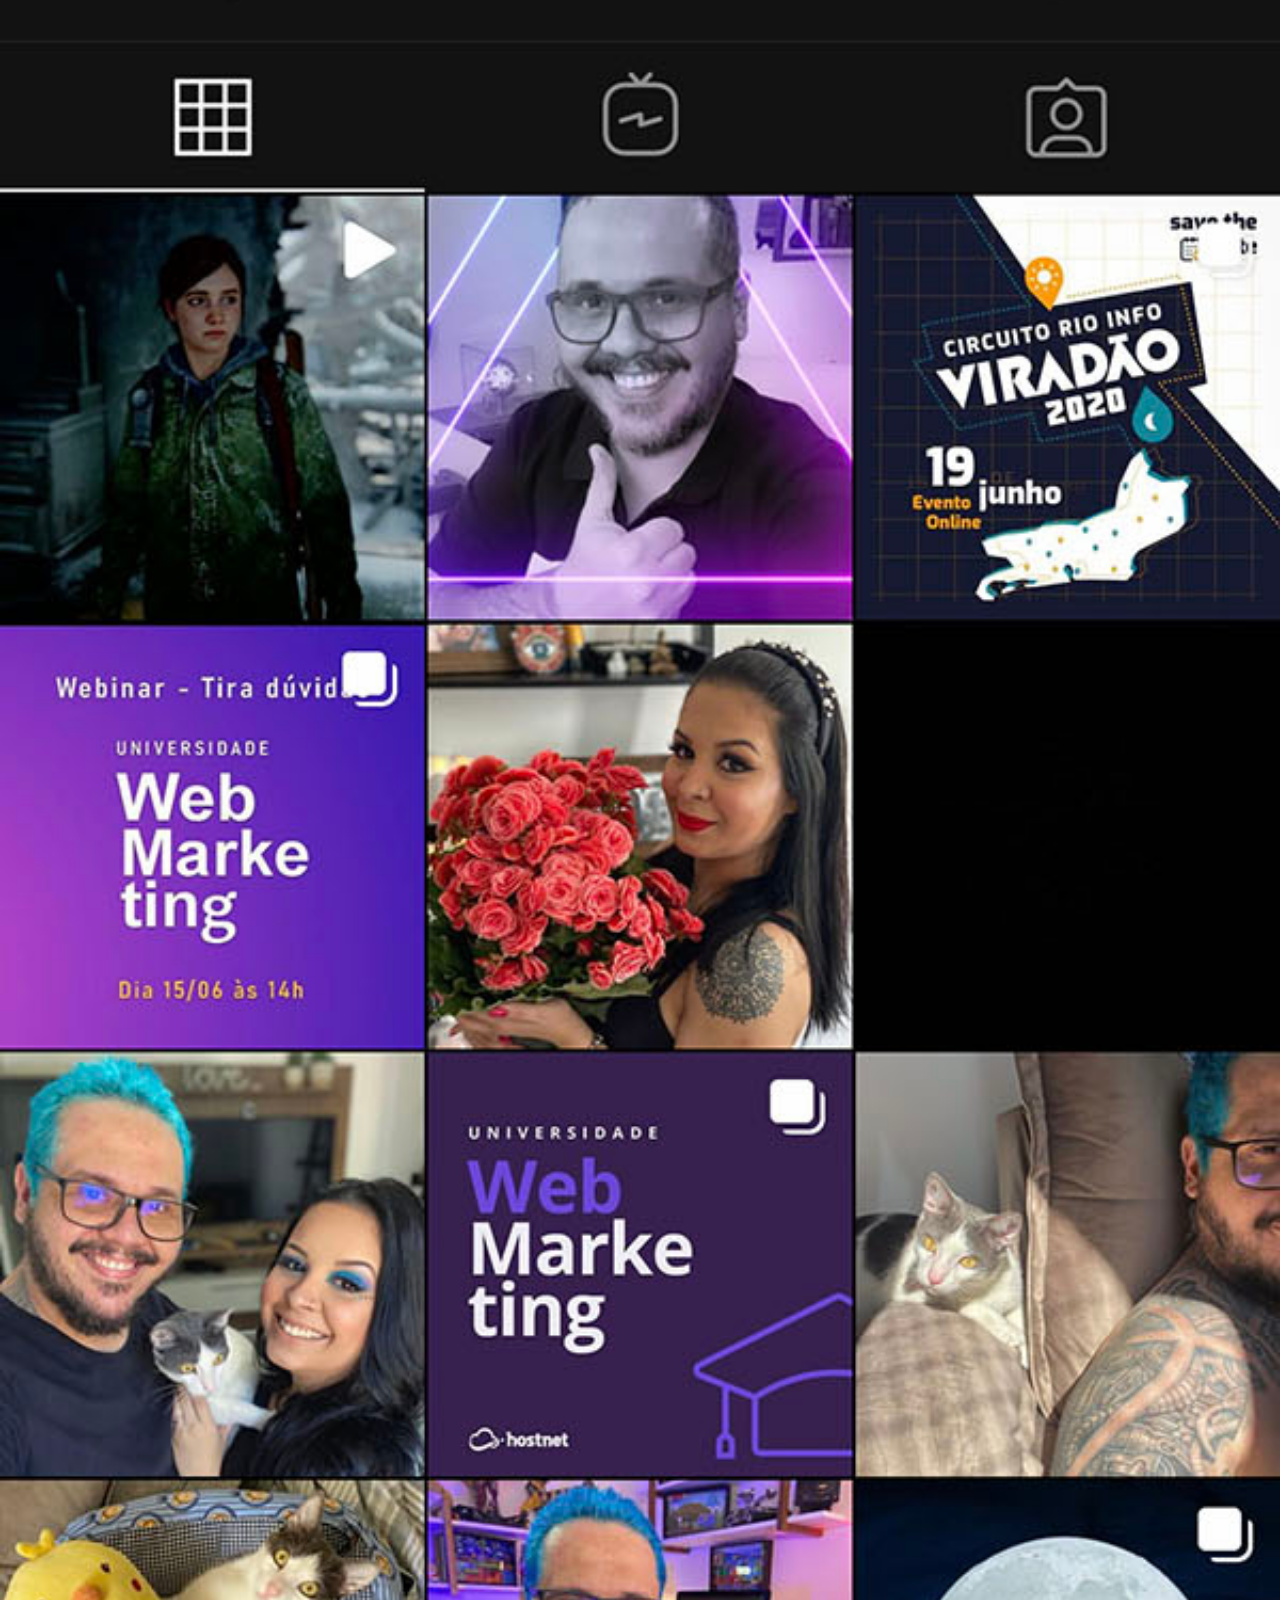
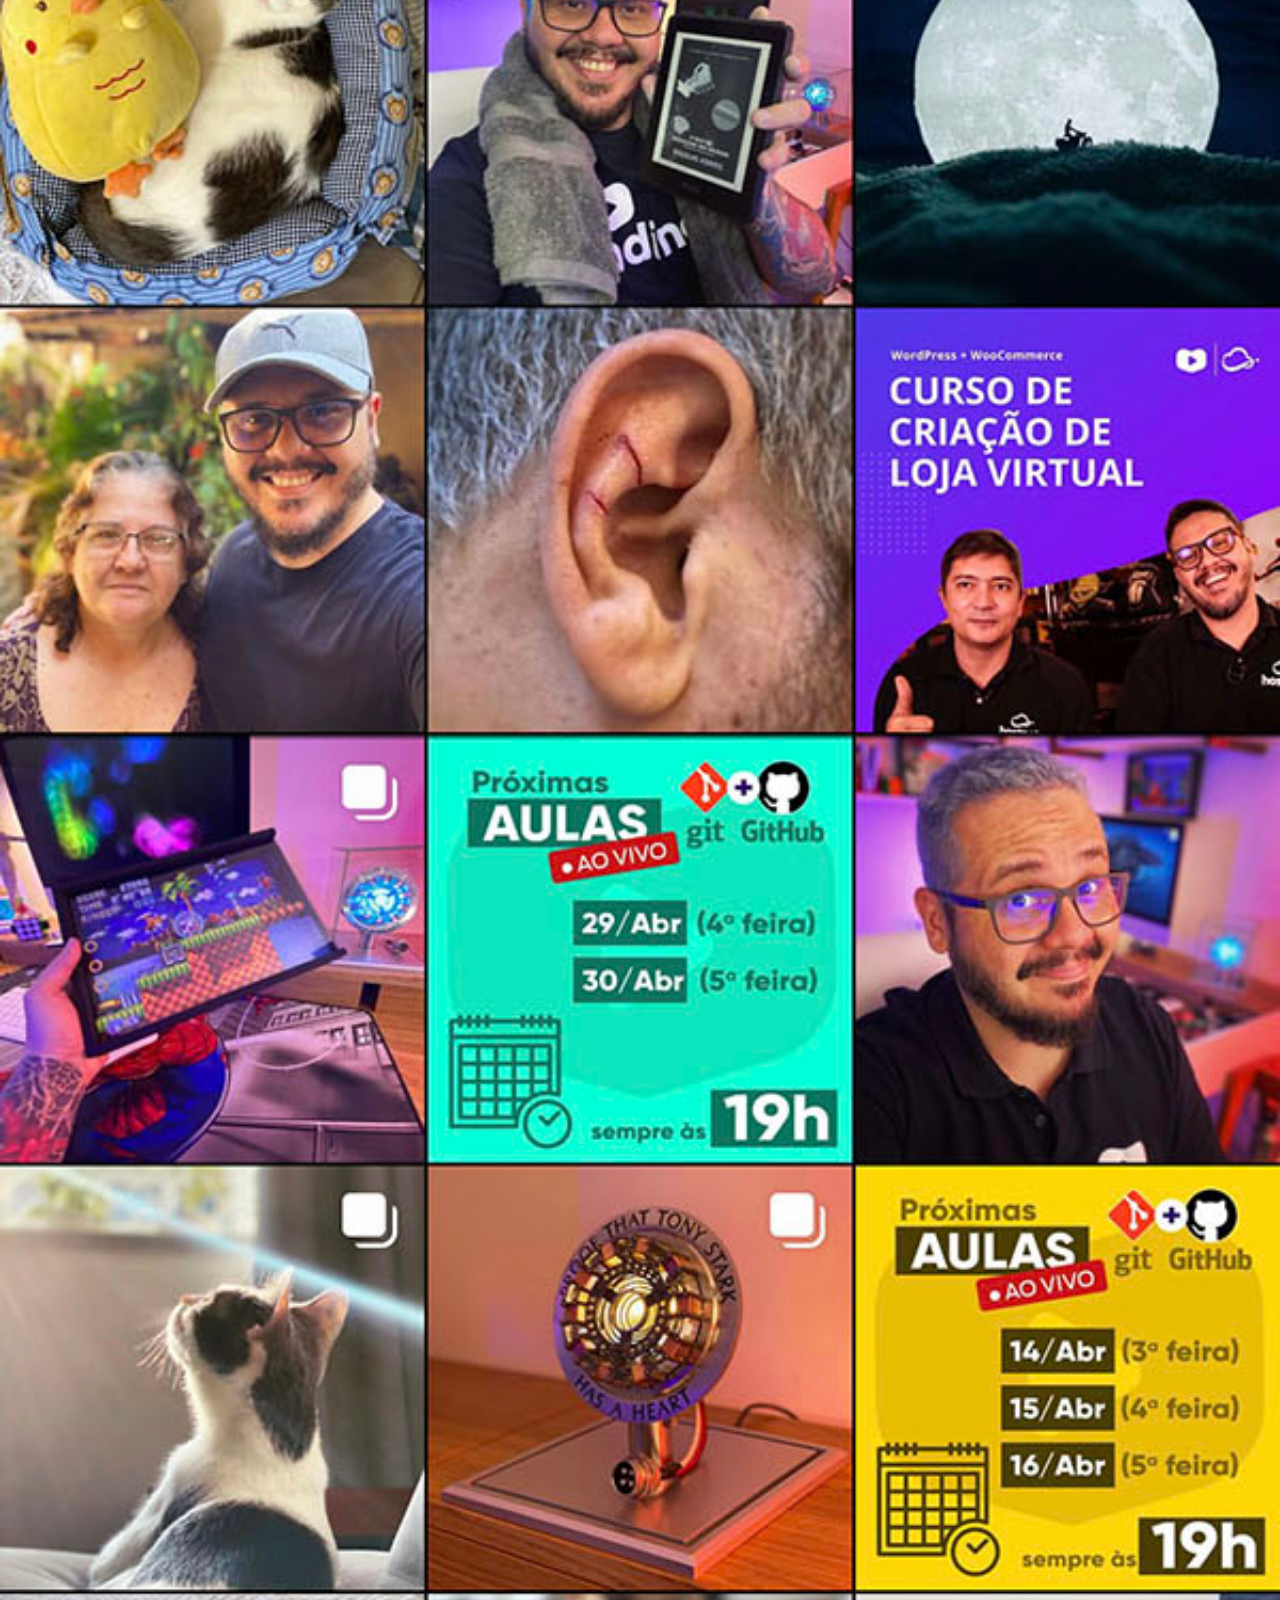
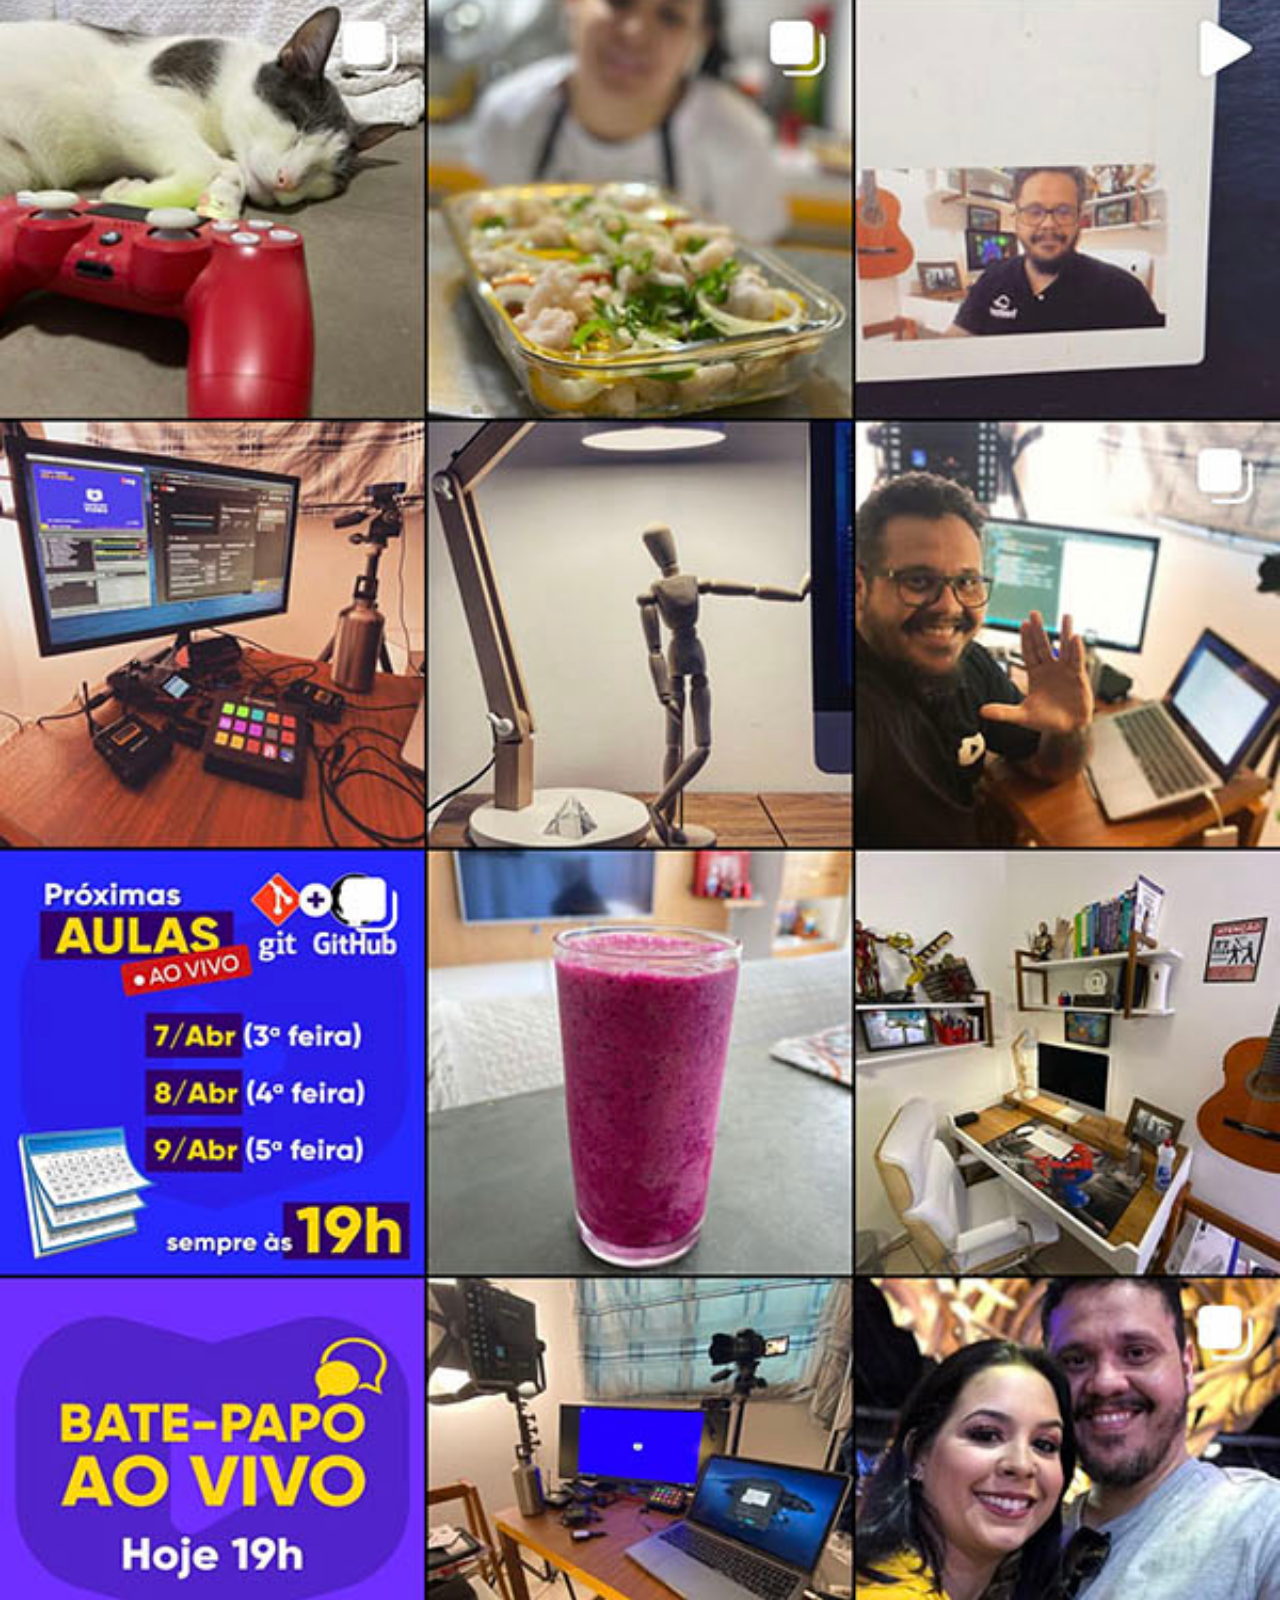
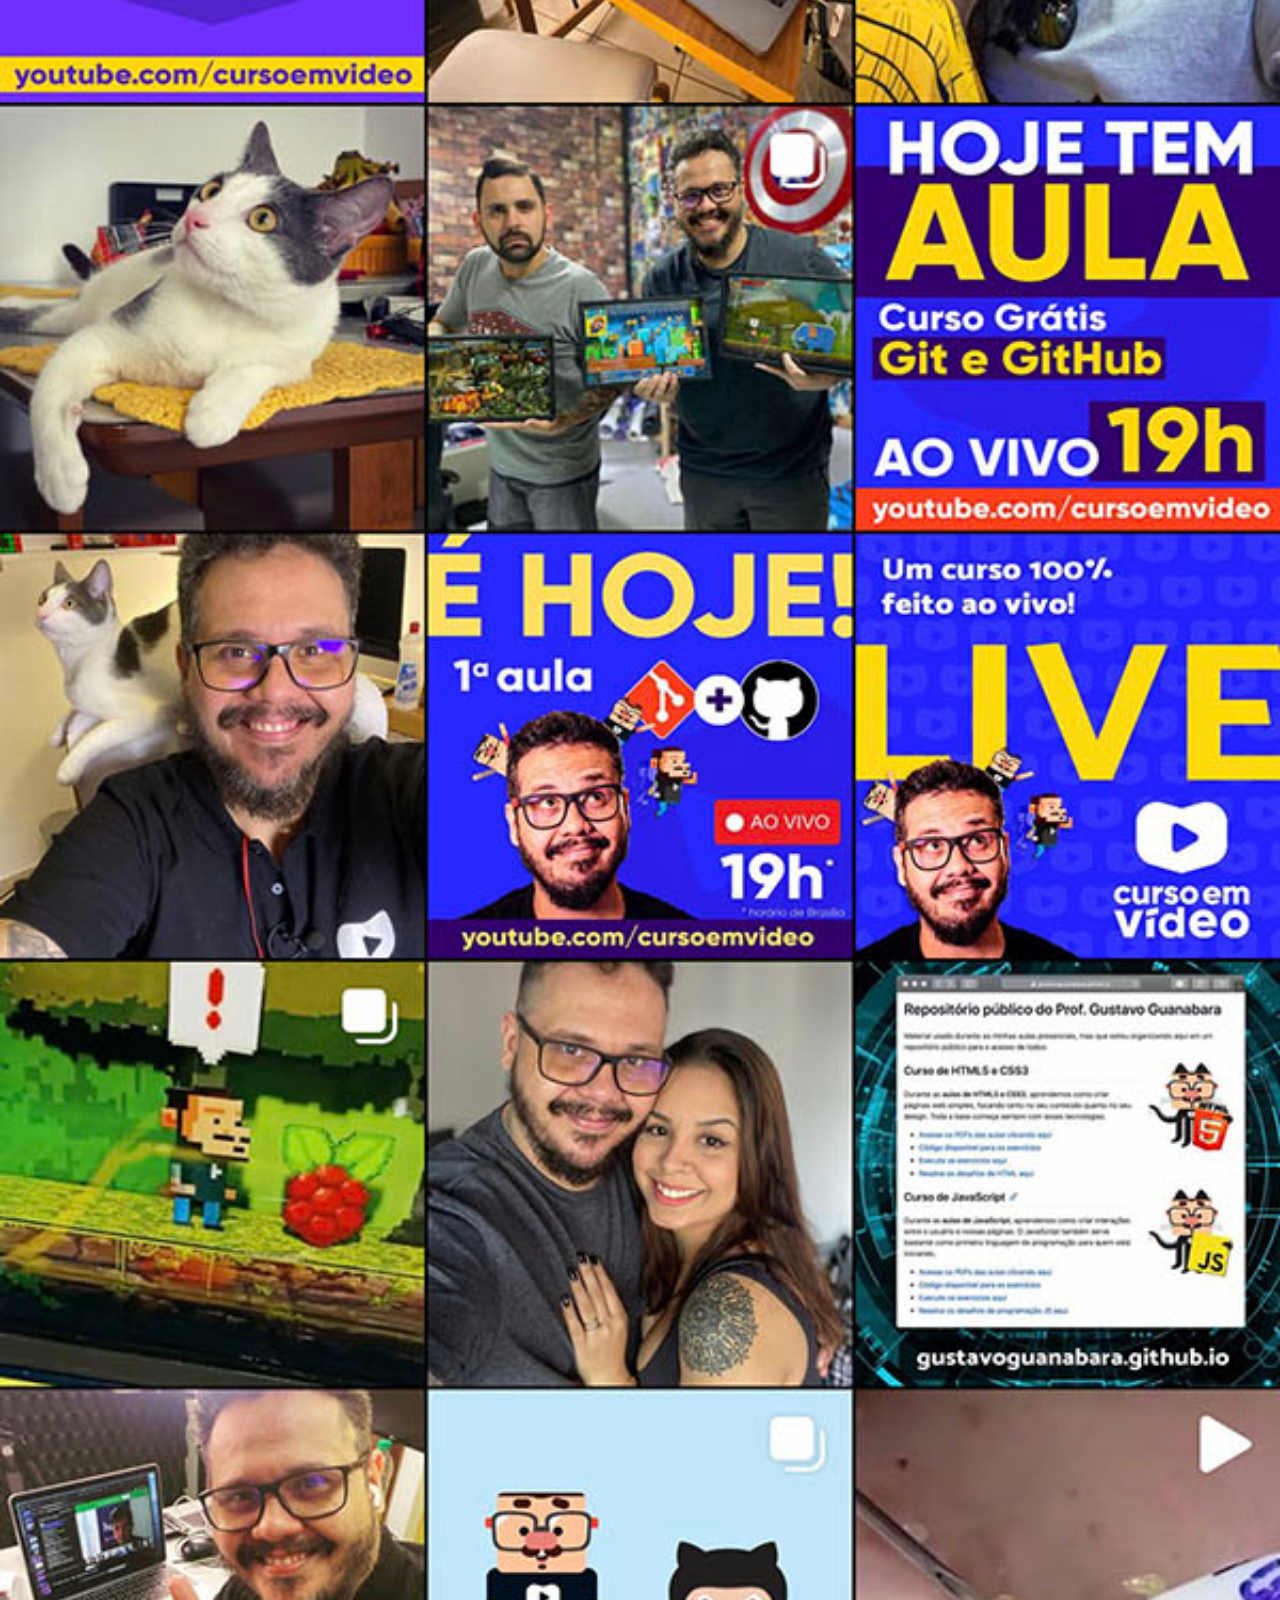
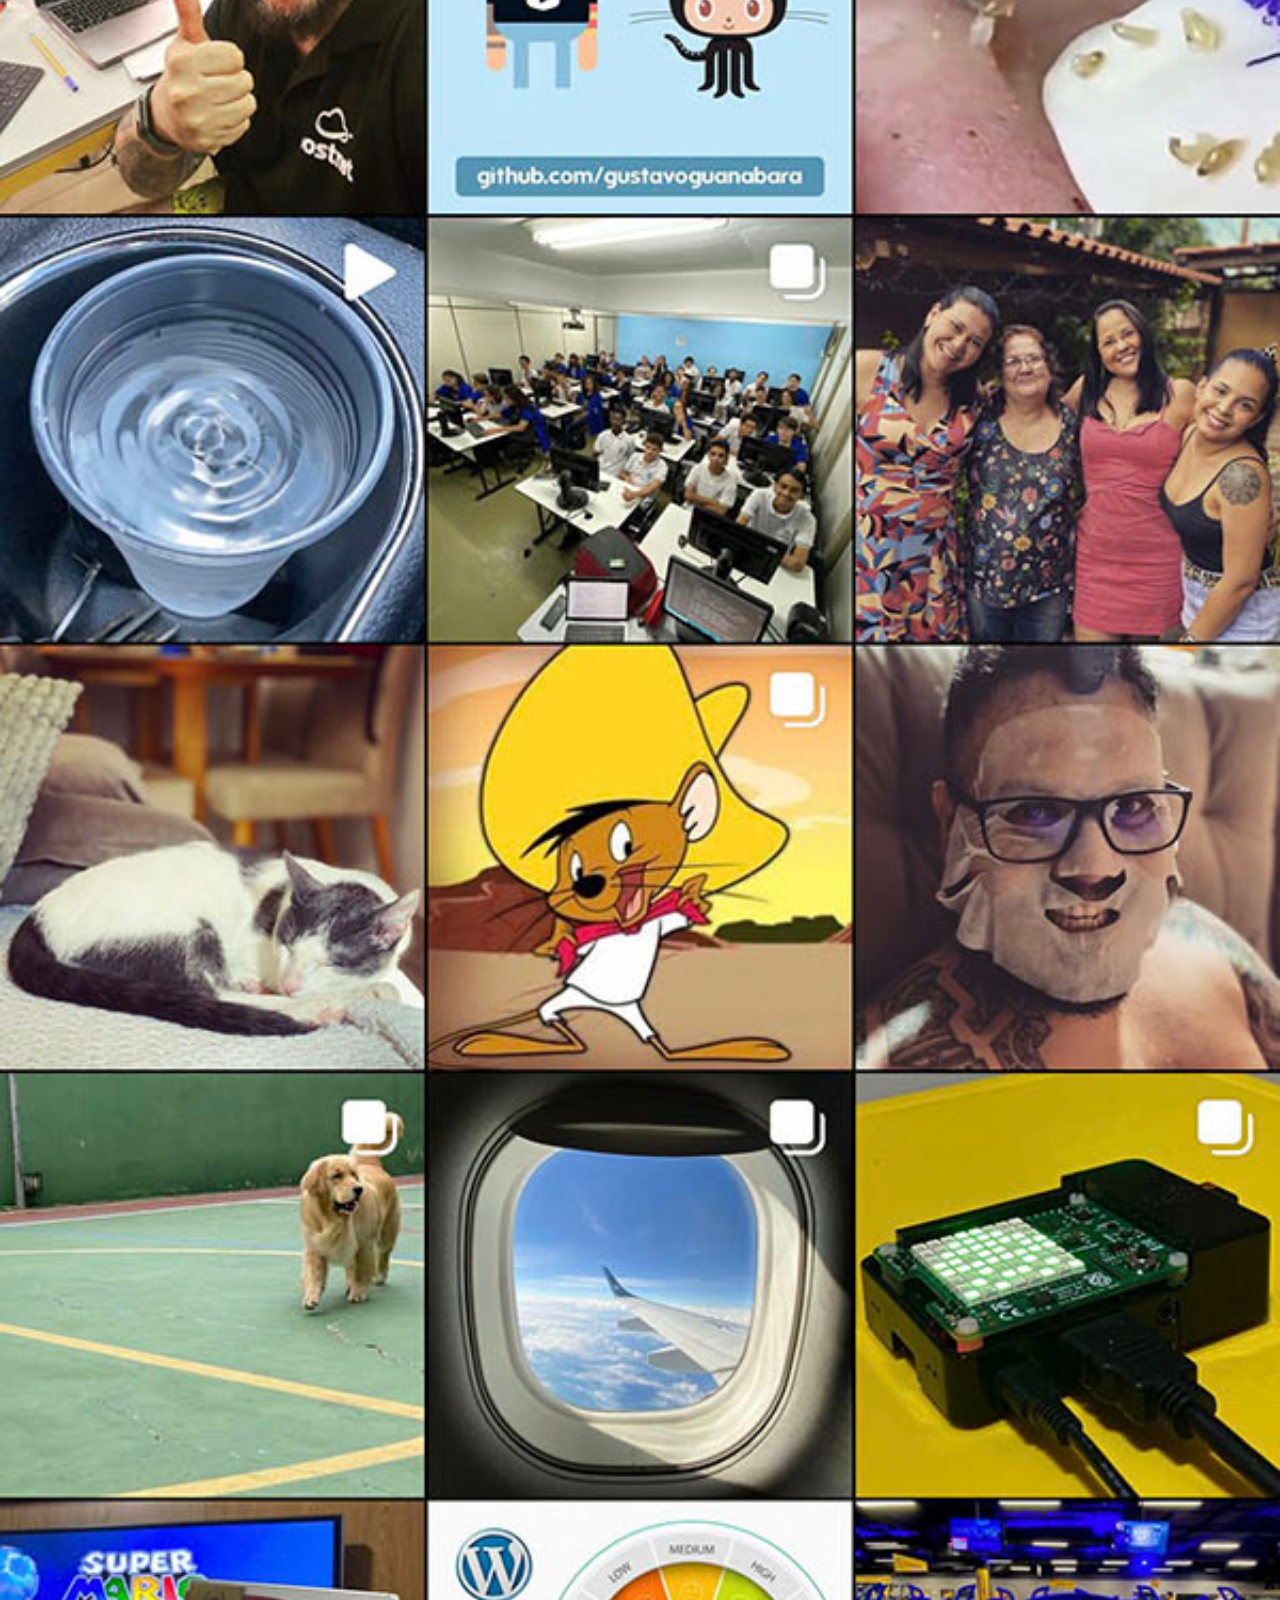
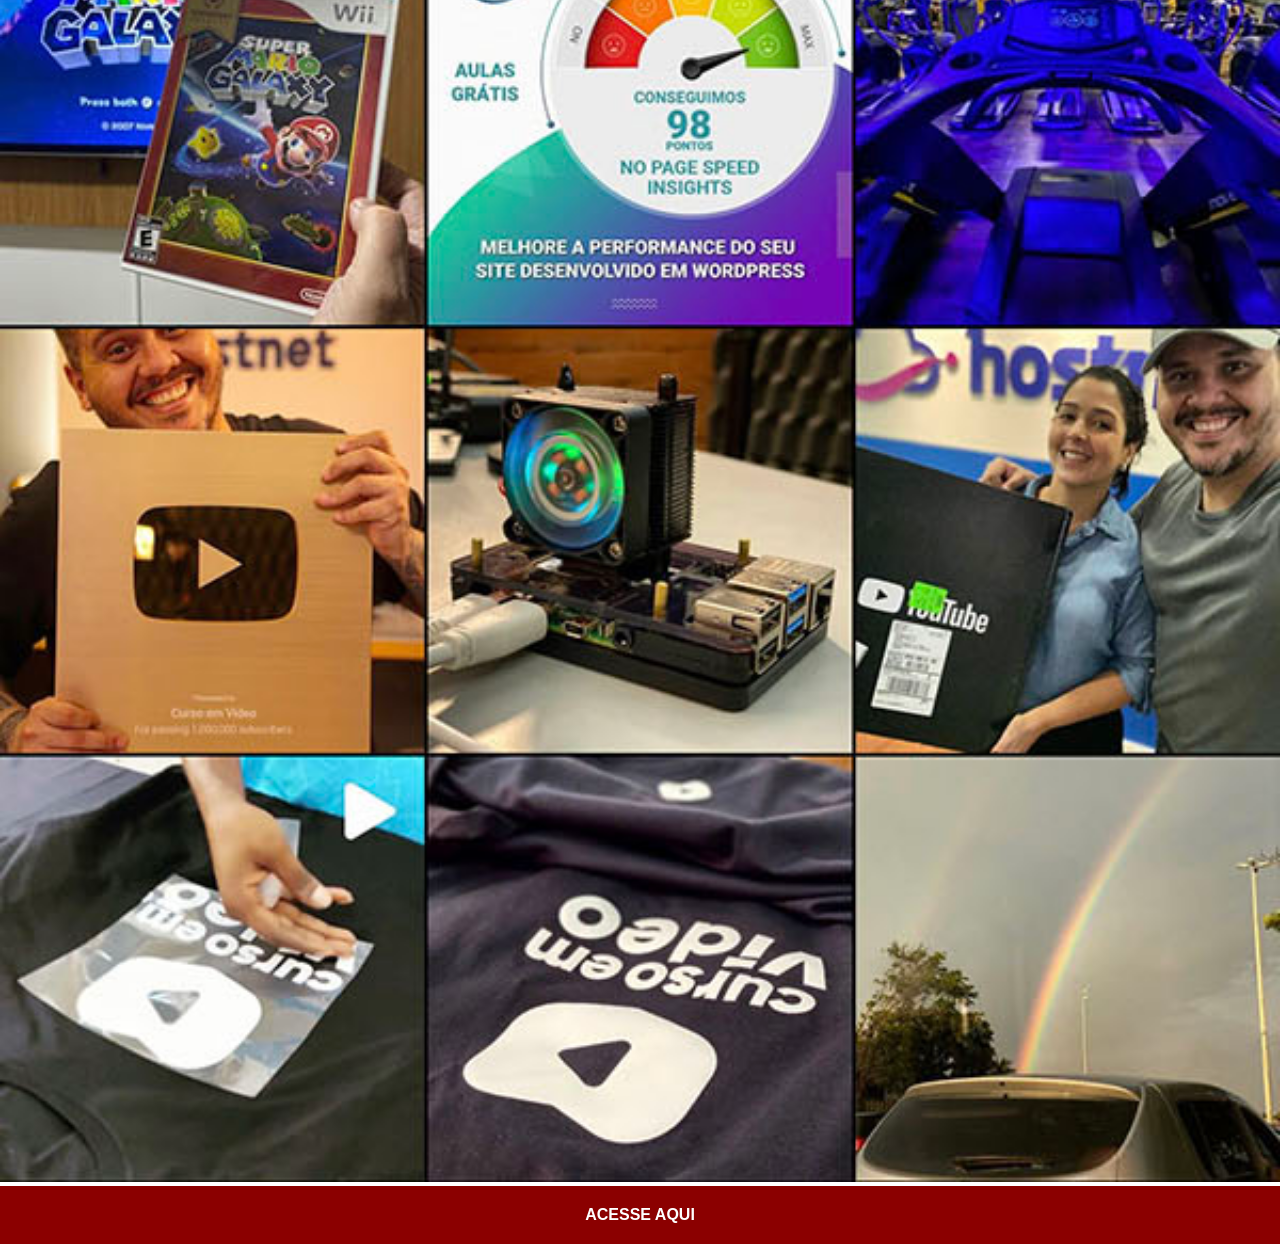
<file: instagram.html>
<!DOCTYPE html>
<html lang="pt-br">
<head>
    <meta charset="UTF-8">
    <meta name="viewport" content="width=device-width, initial-scale=1.0">
    <link rel="stylesheet" href="estilos/social.css">
    <title>Instagram</title>
</head>
<body>
    <img src="imagens/tela-instagram.jpg" alt="Instagram">
    <a href="https://www.instagram.com/felipe.souzaguimaraes?utm_source=qr&igsh=MXBpc3lsdHk2NTU1MA==" target="_blank">ACESSE AQUI</a>
</body>
</html>
</file>
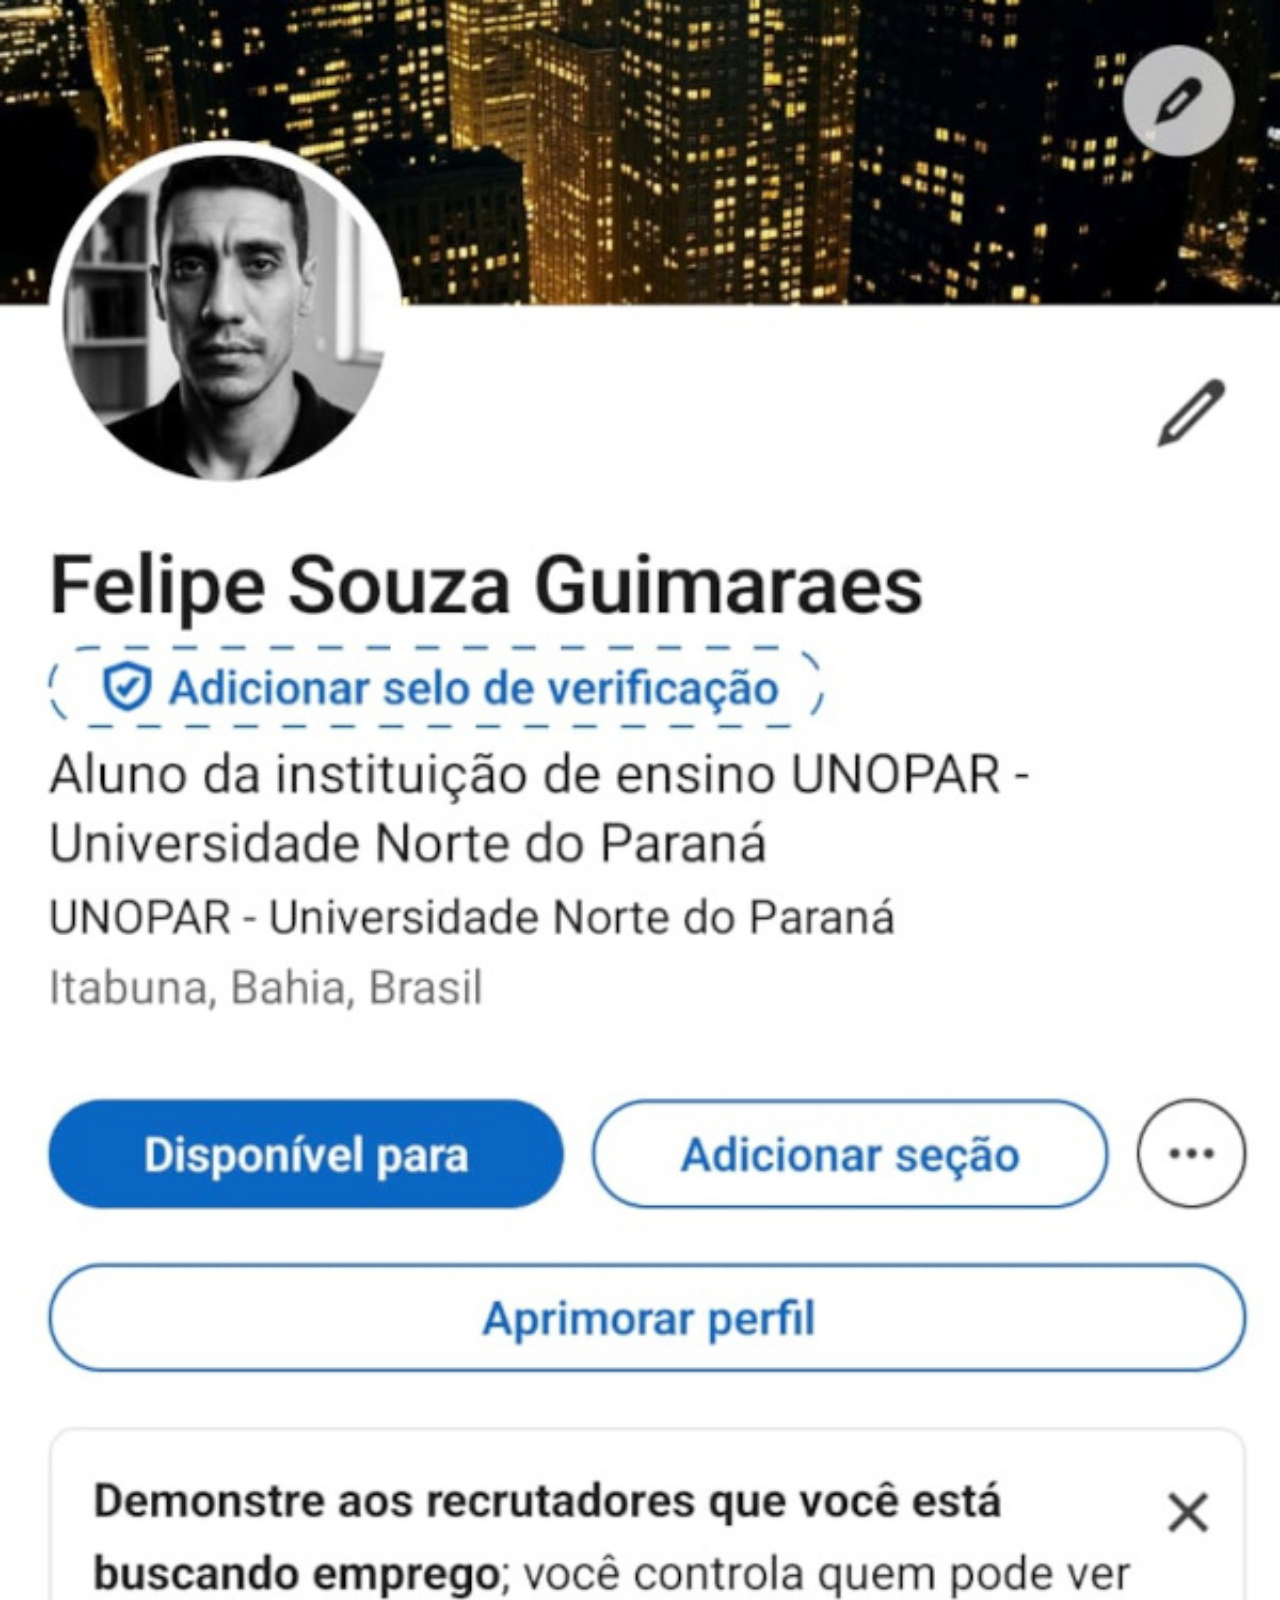
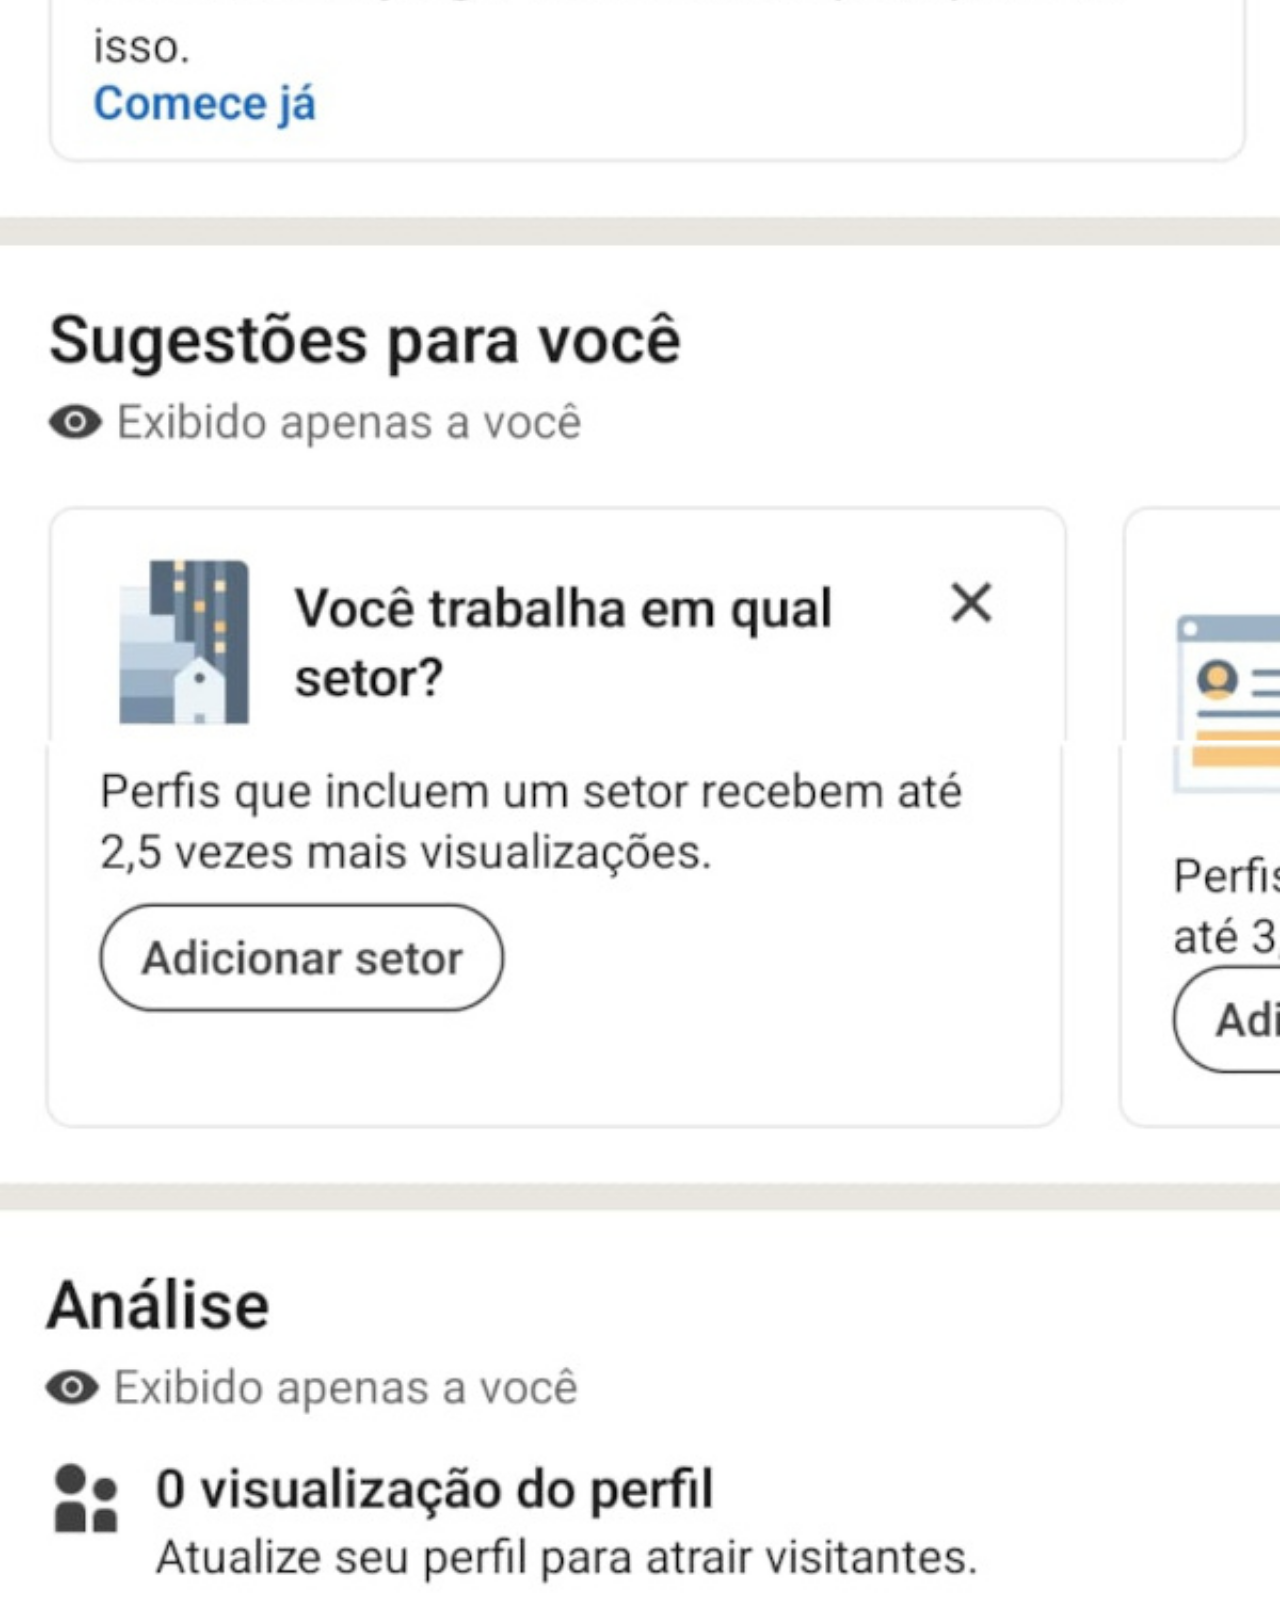
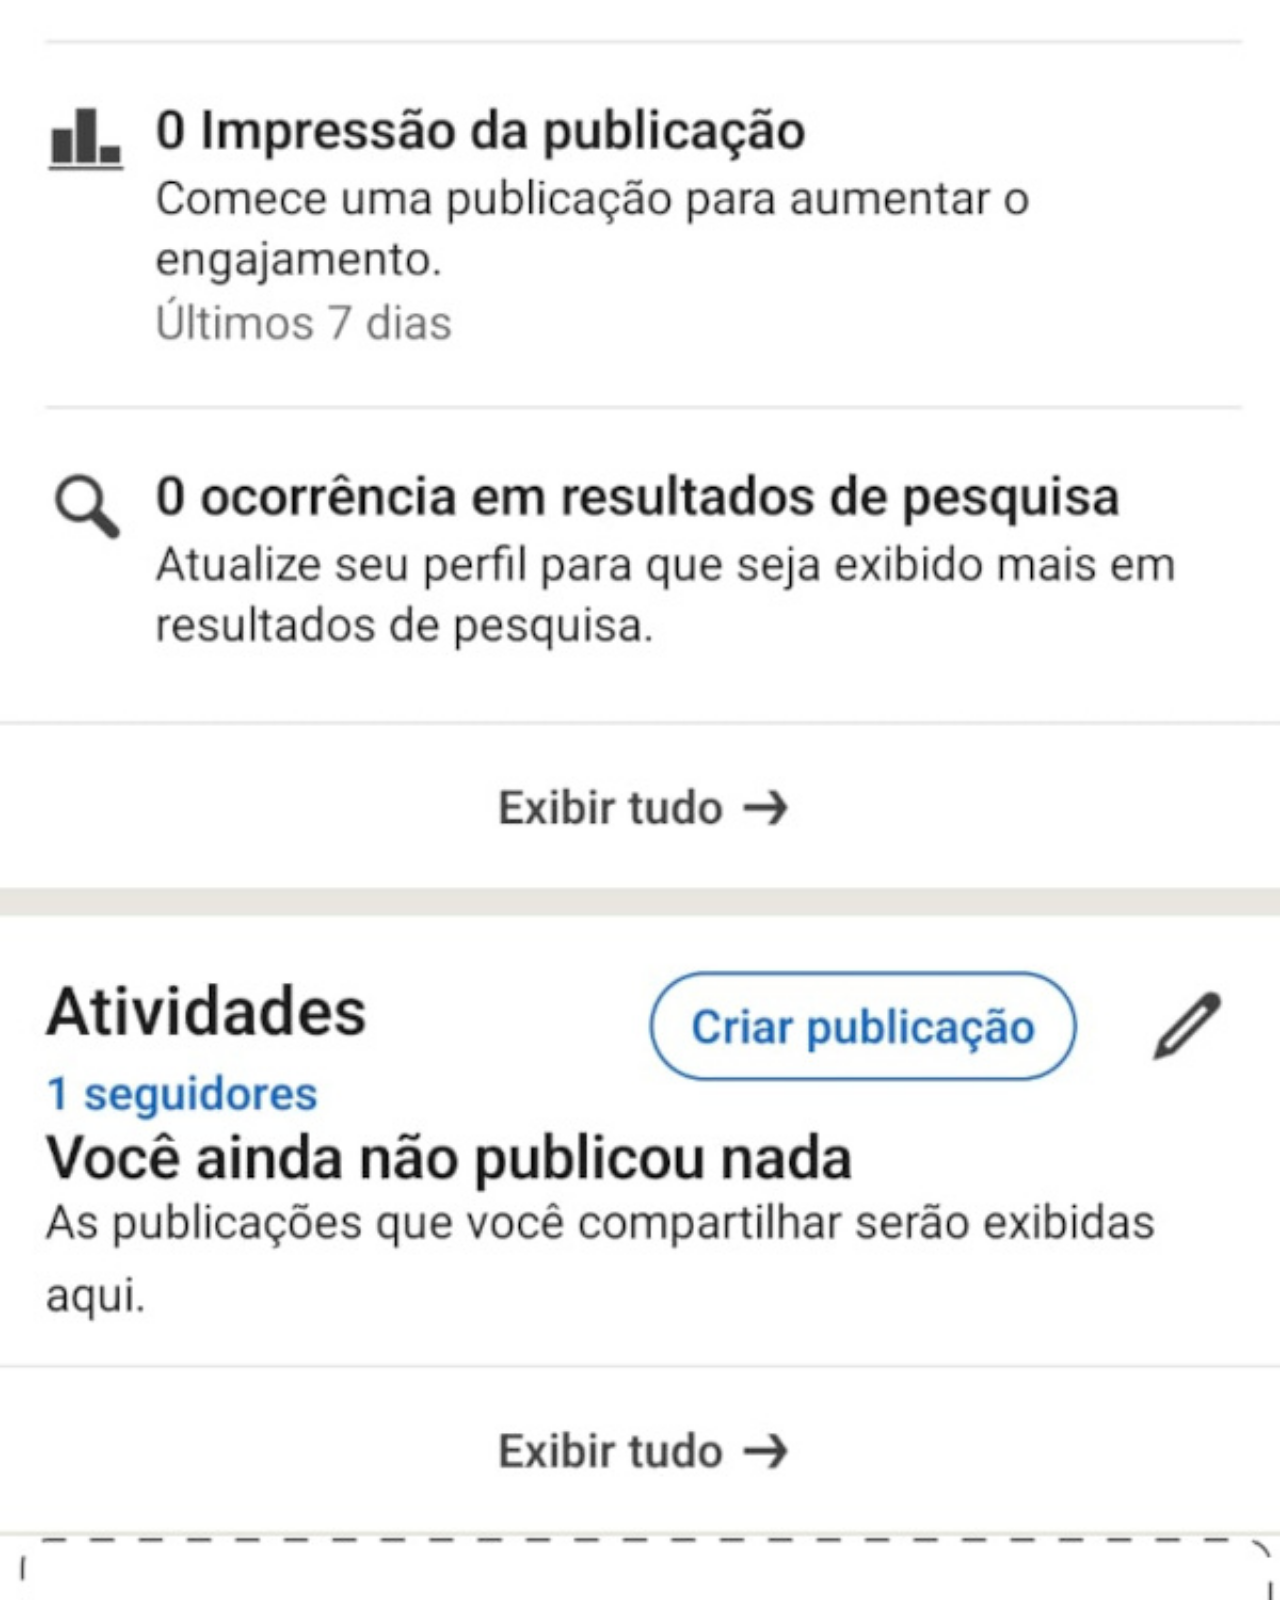
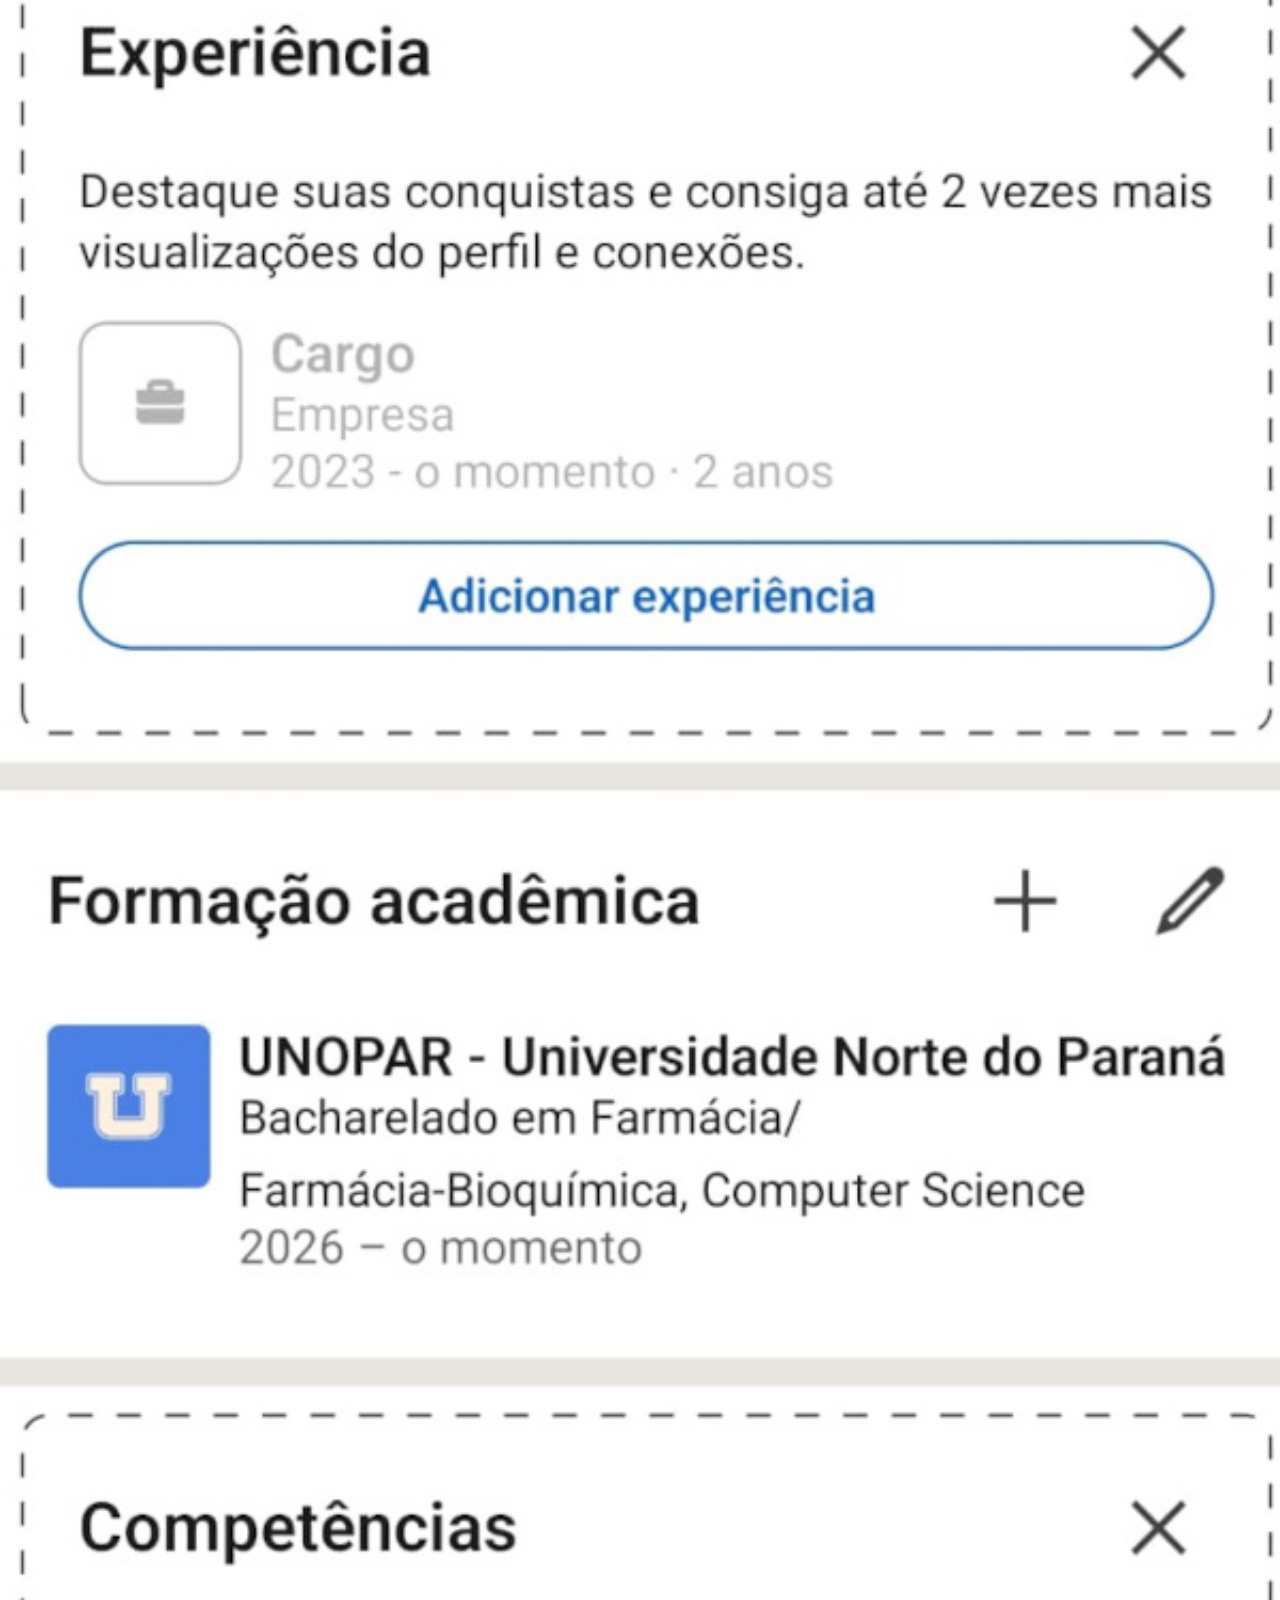
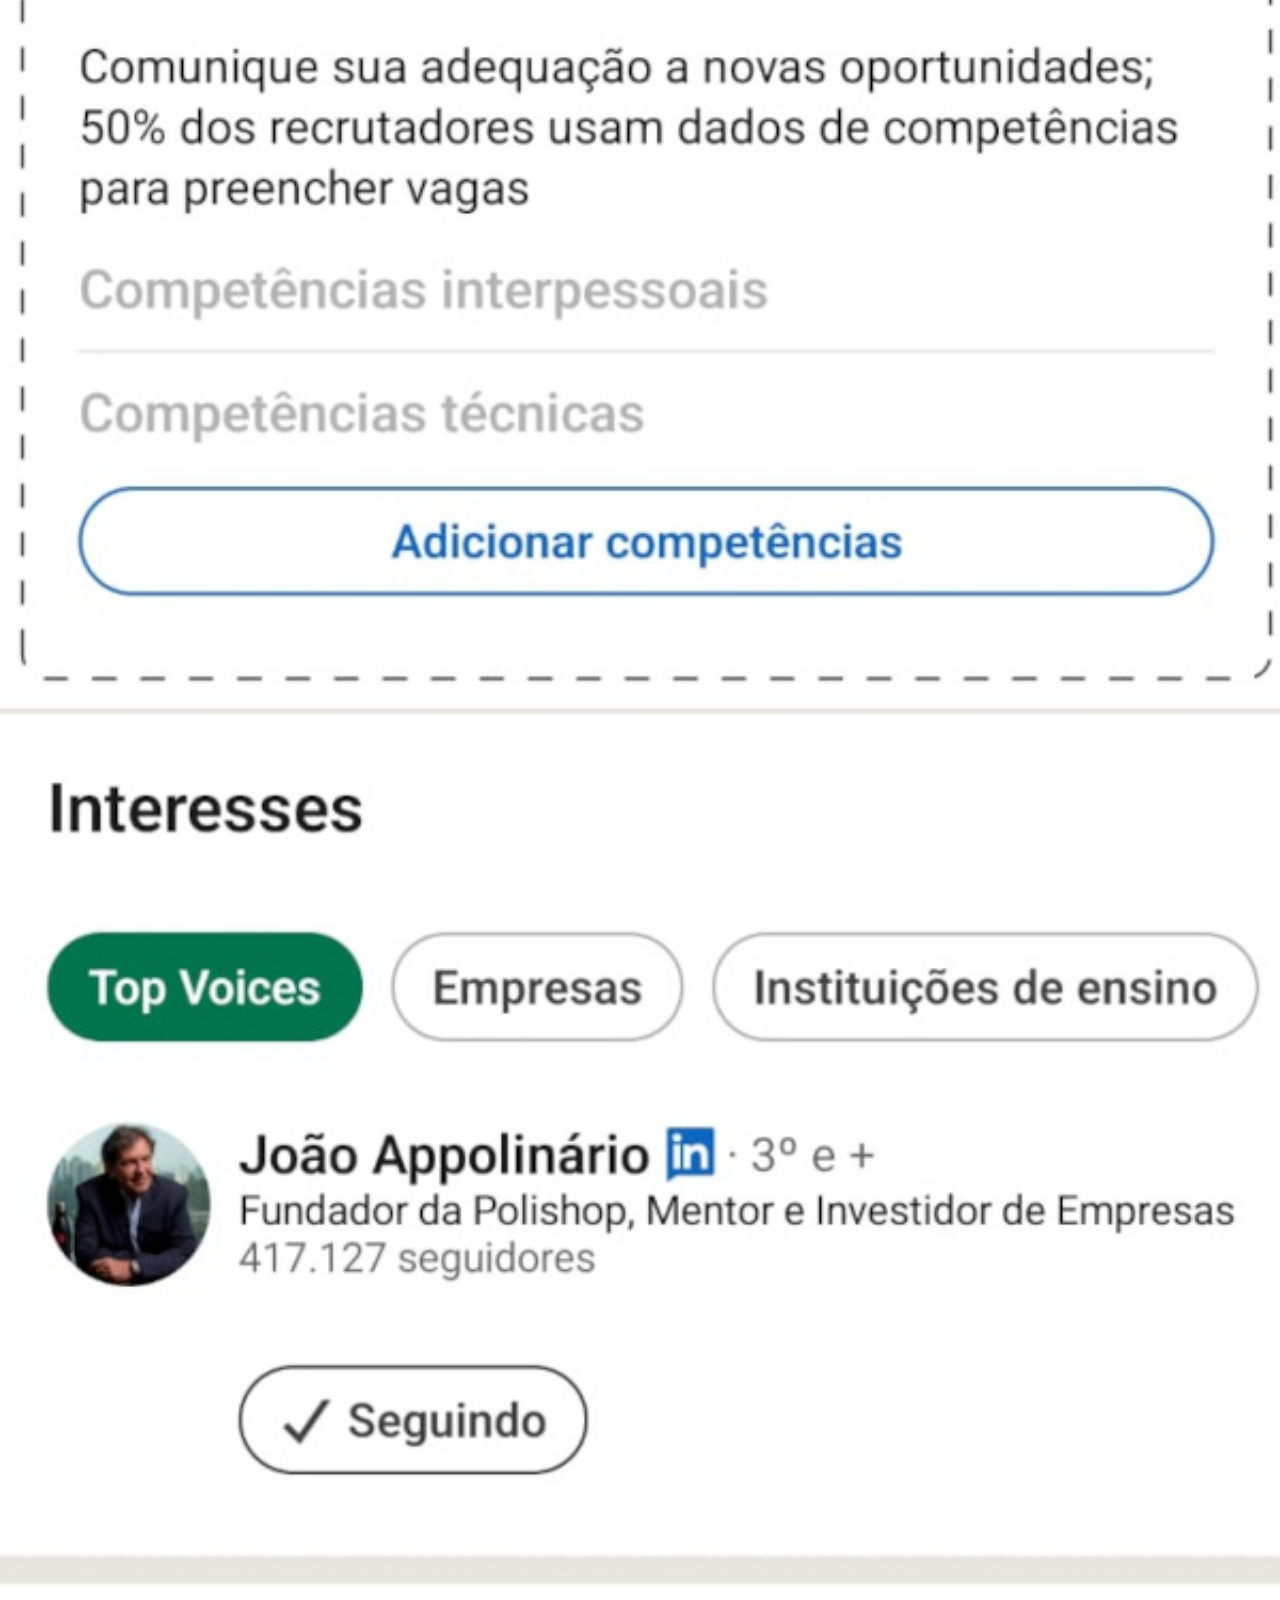
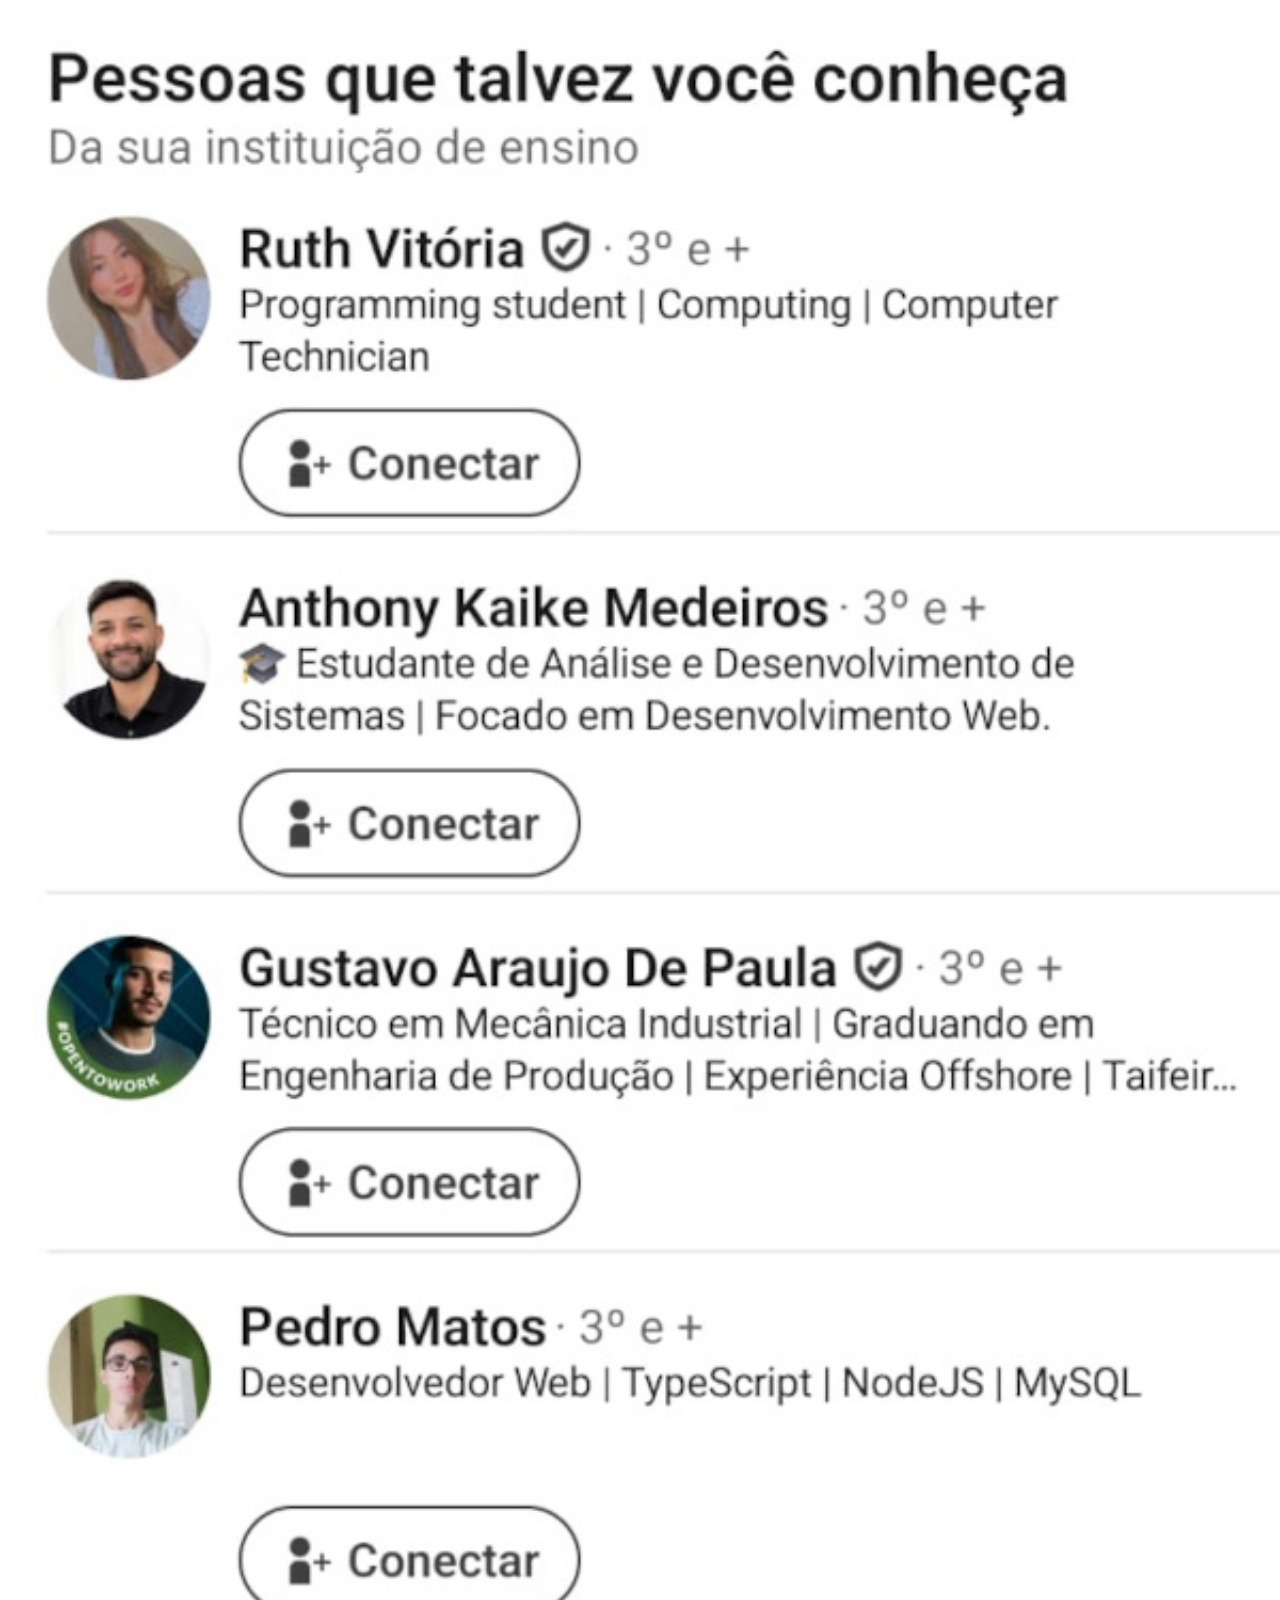
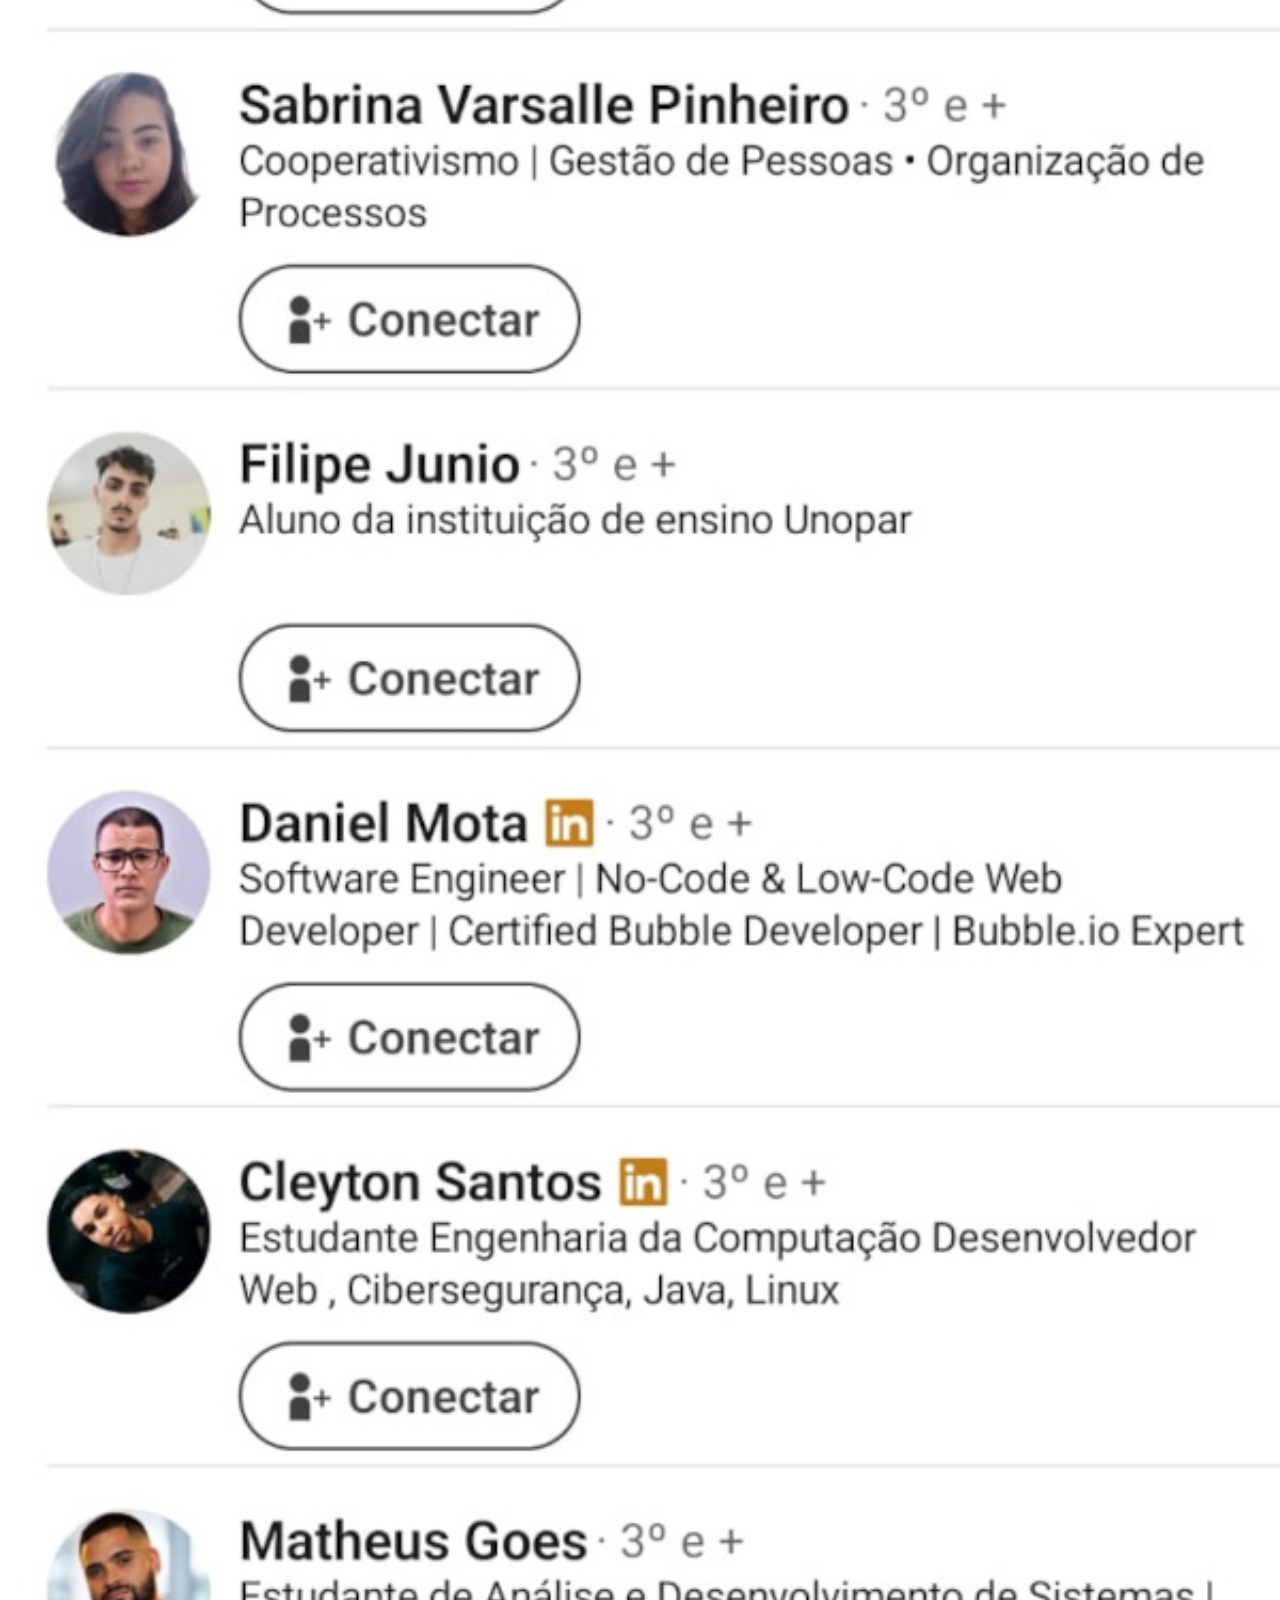
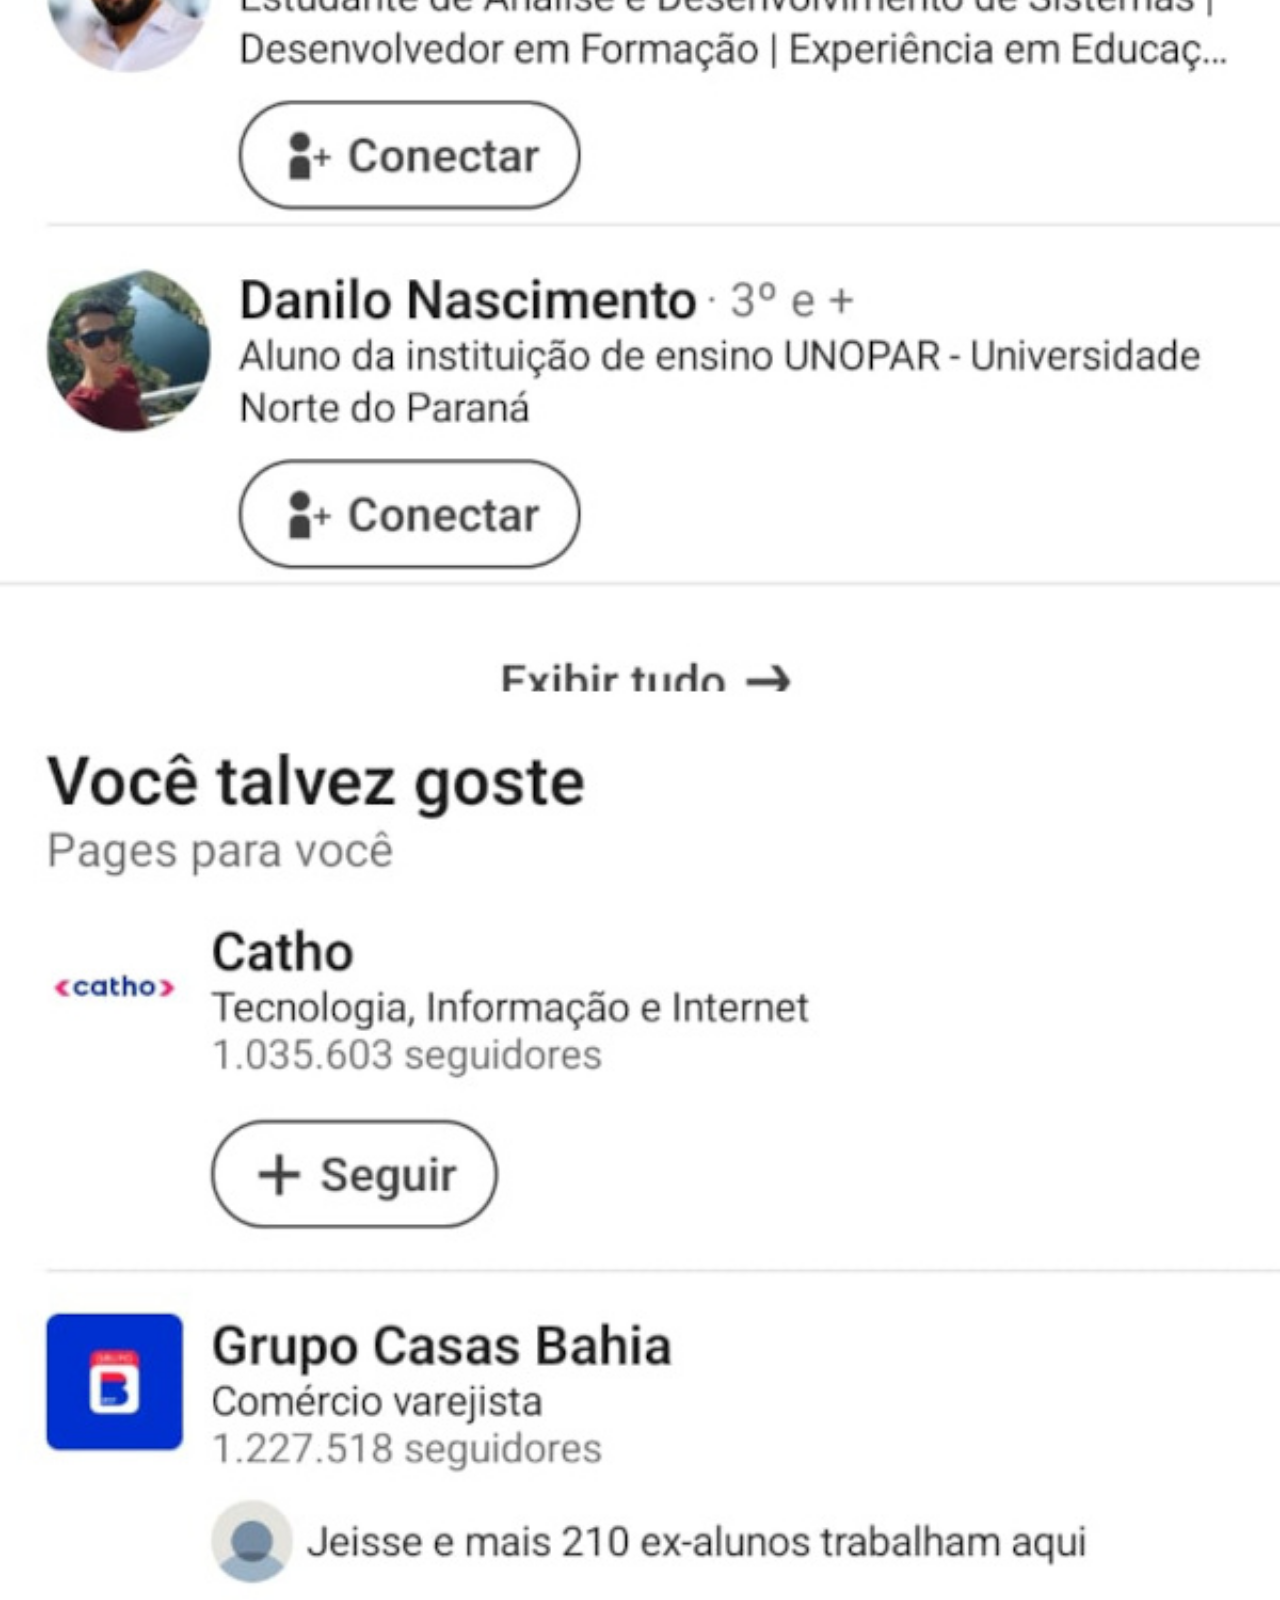
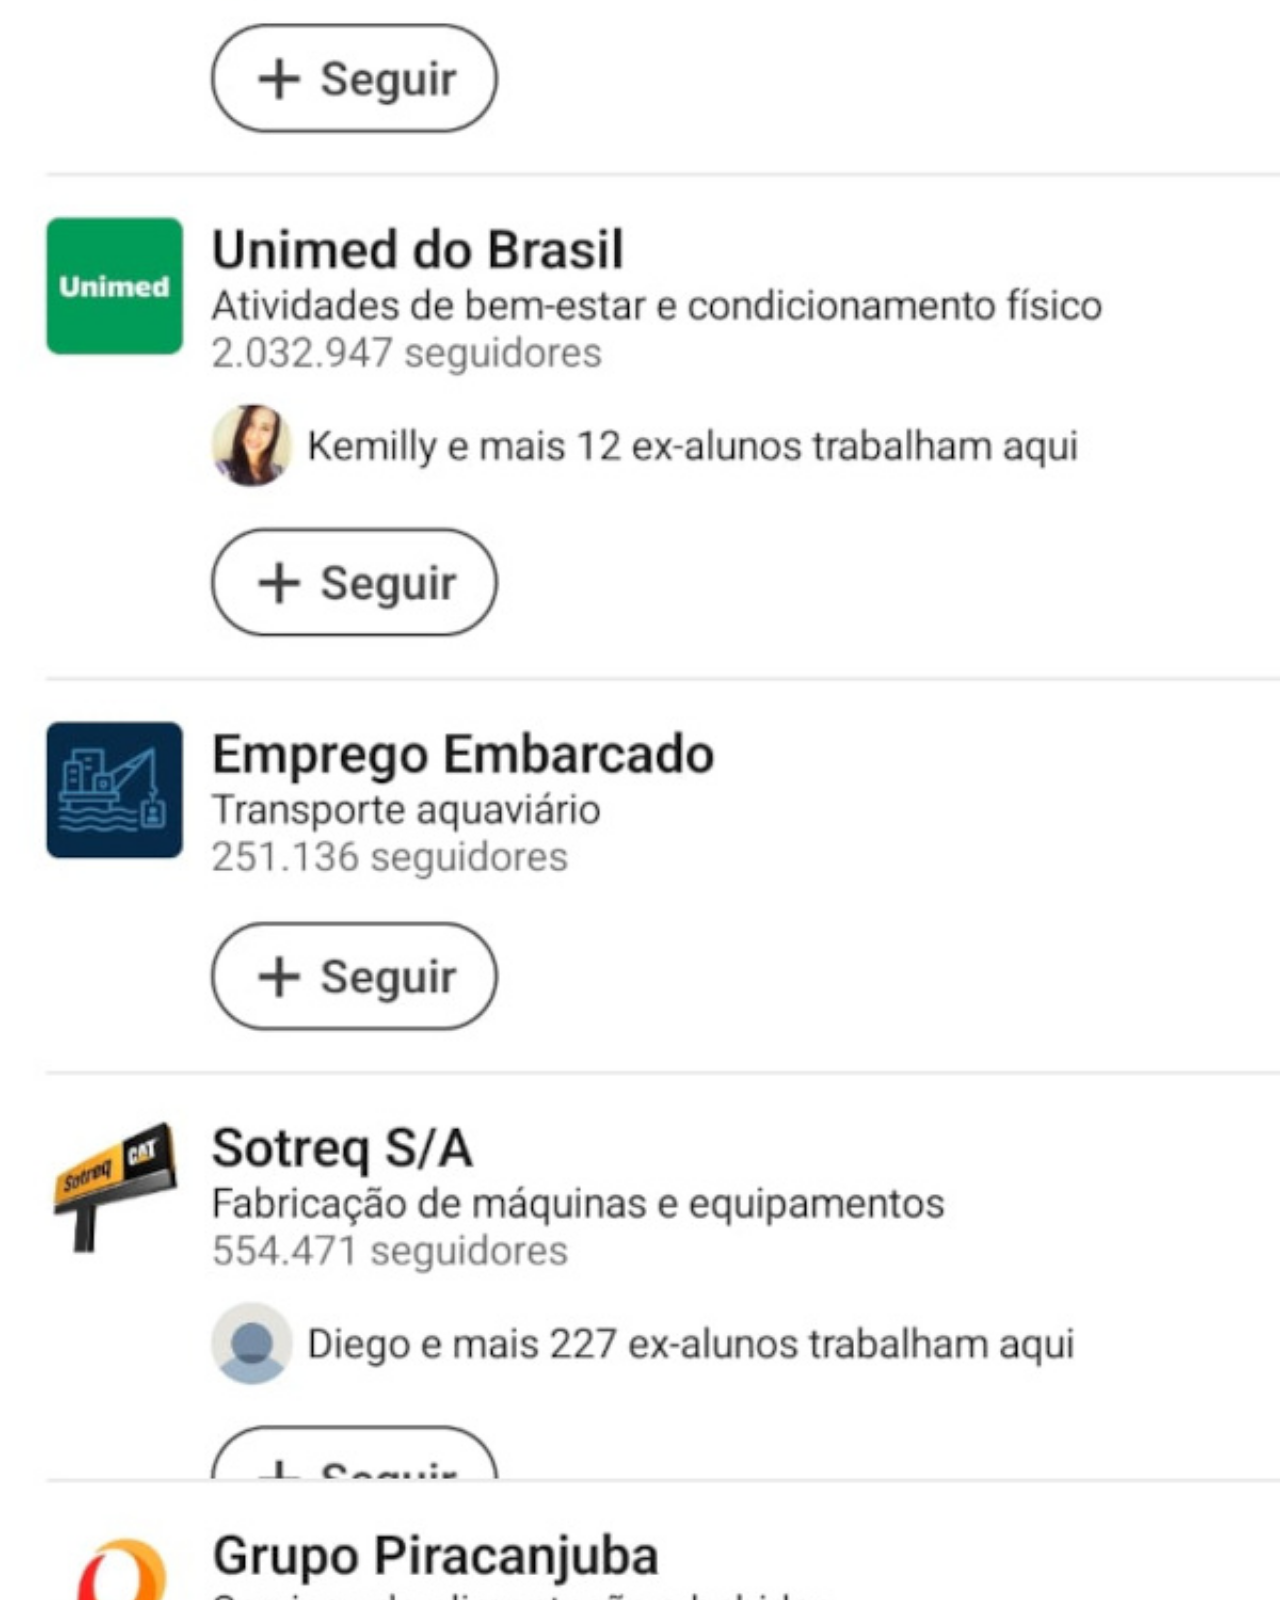
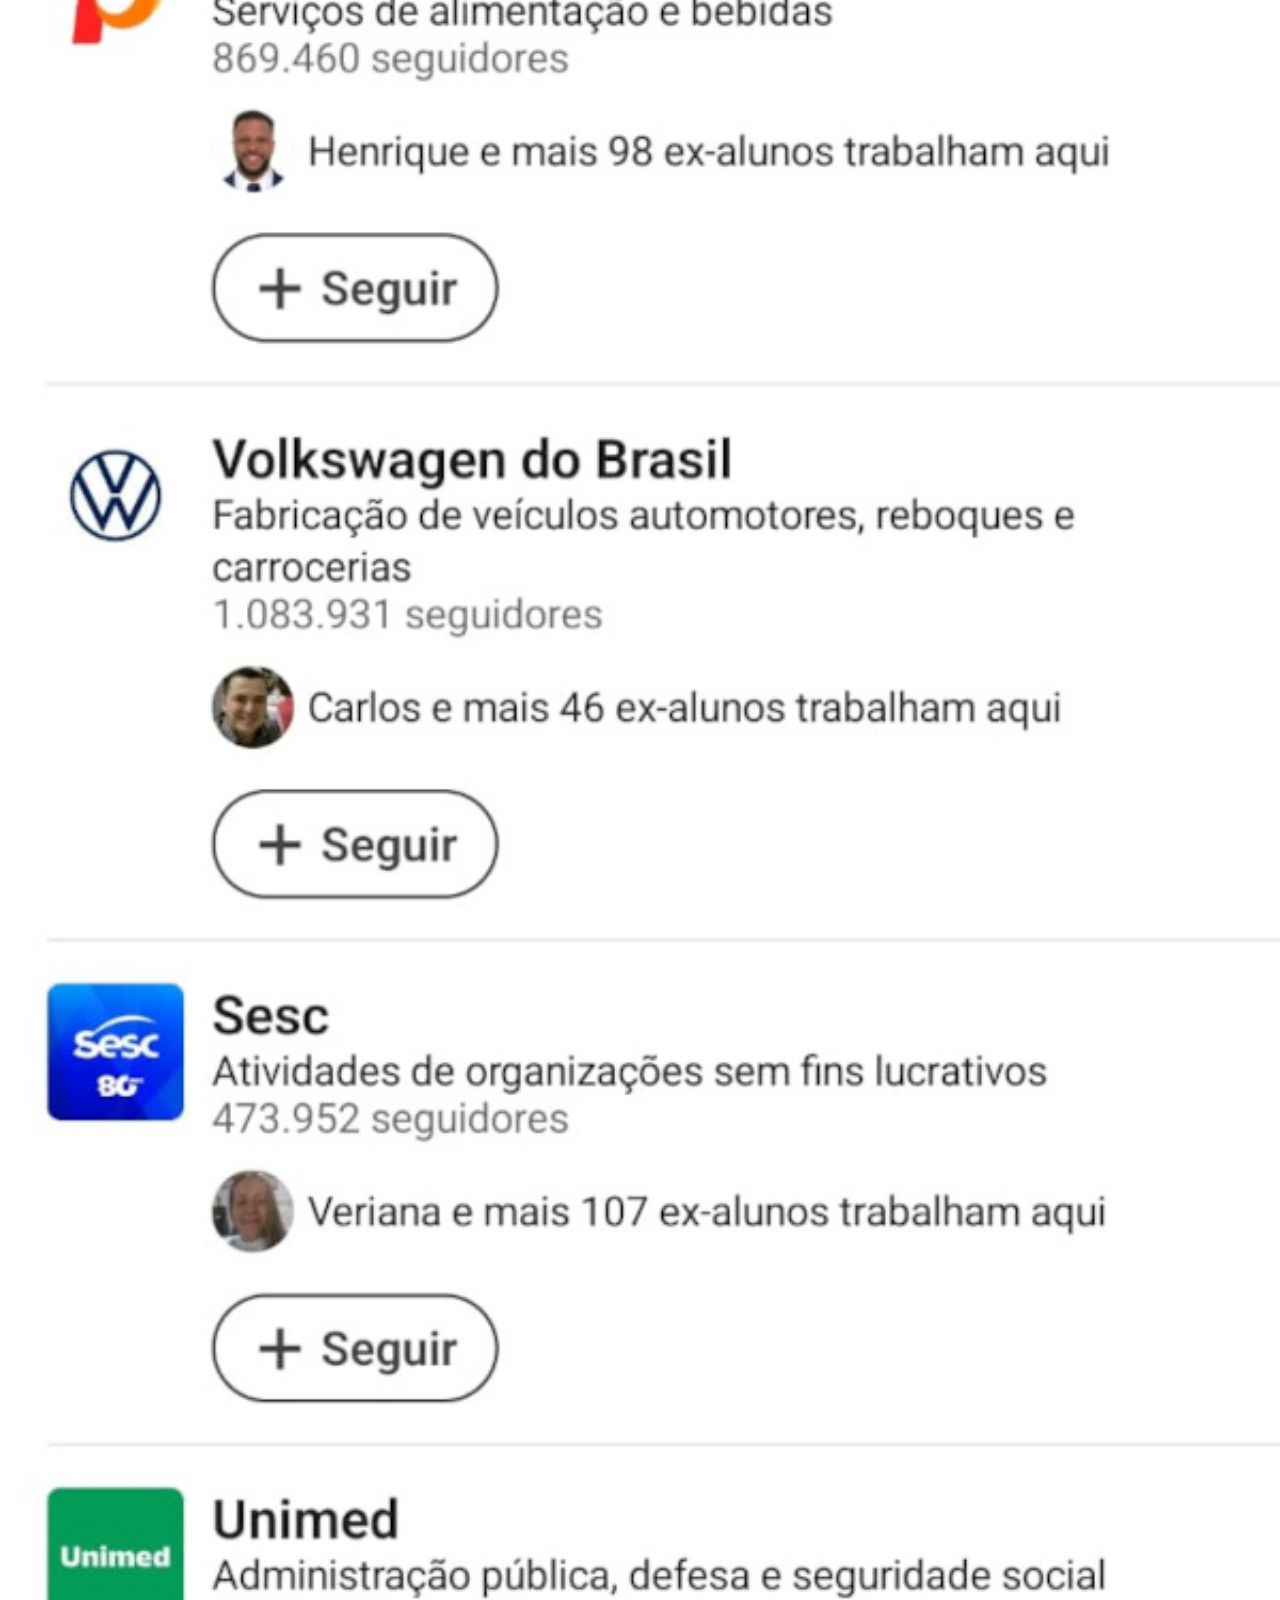
<file: linkedin.html>
<!DOCTYPE html>
<html lang="pt-br">
<head>
    <meta charset="UTF-8">
    <meta name="viewport" content="width=device-width, initial-scale=1.0">
    <link rel="stylesheet" href="estilos/social.css">
    <title>Twitter</title>
</head>
<body>
    <img src="imagens/tela-linkedin.jpg" alt="Twitter">
    <a href="https://www.linkedin.com/in/felipe-souza-guimaraes-5324973a6/
" target="_blank">ACESSE AQUI</a>
</body>
</html>
</file>
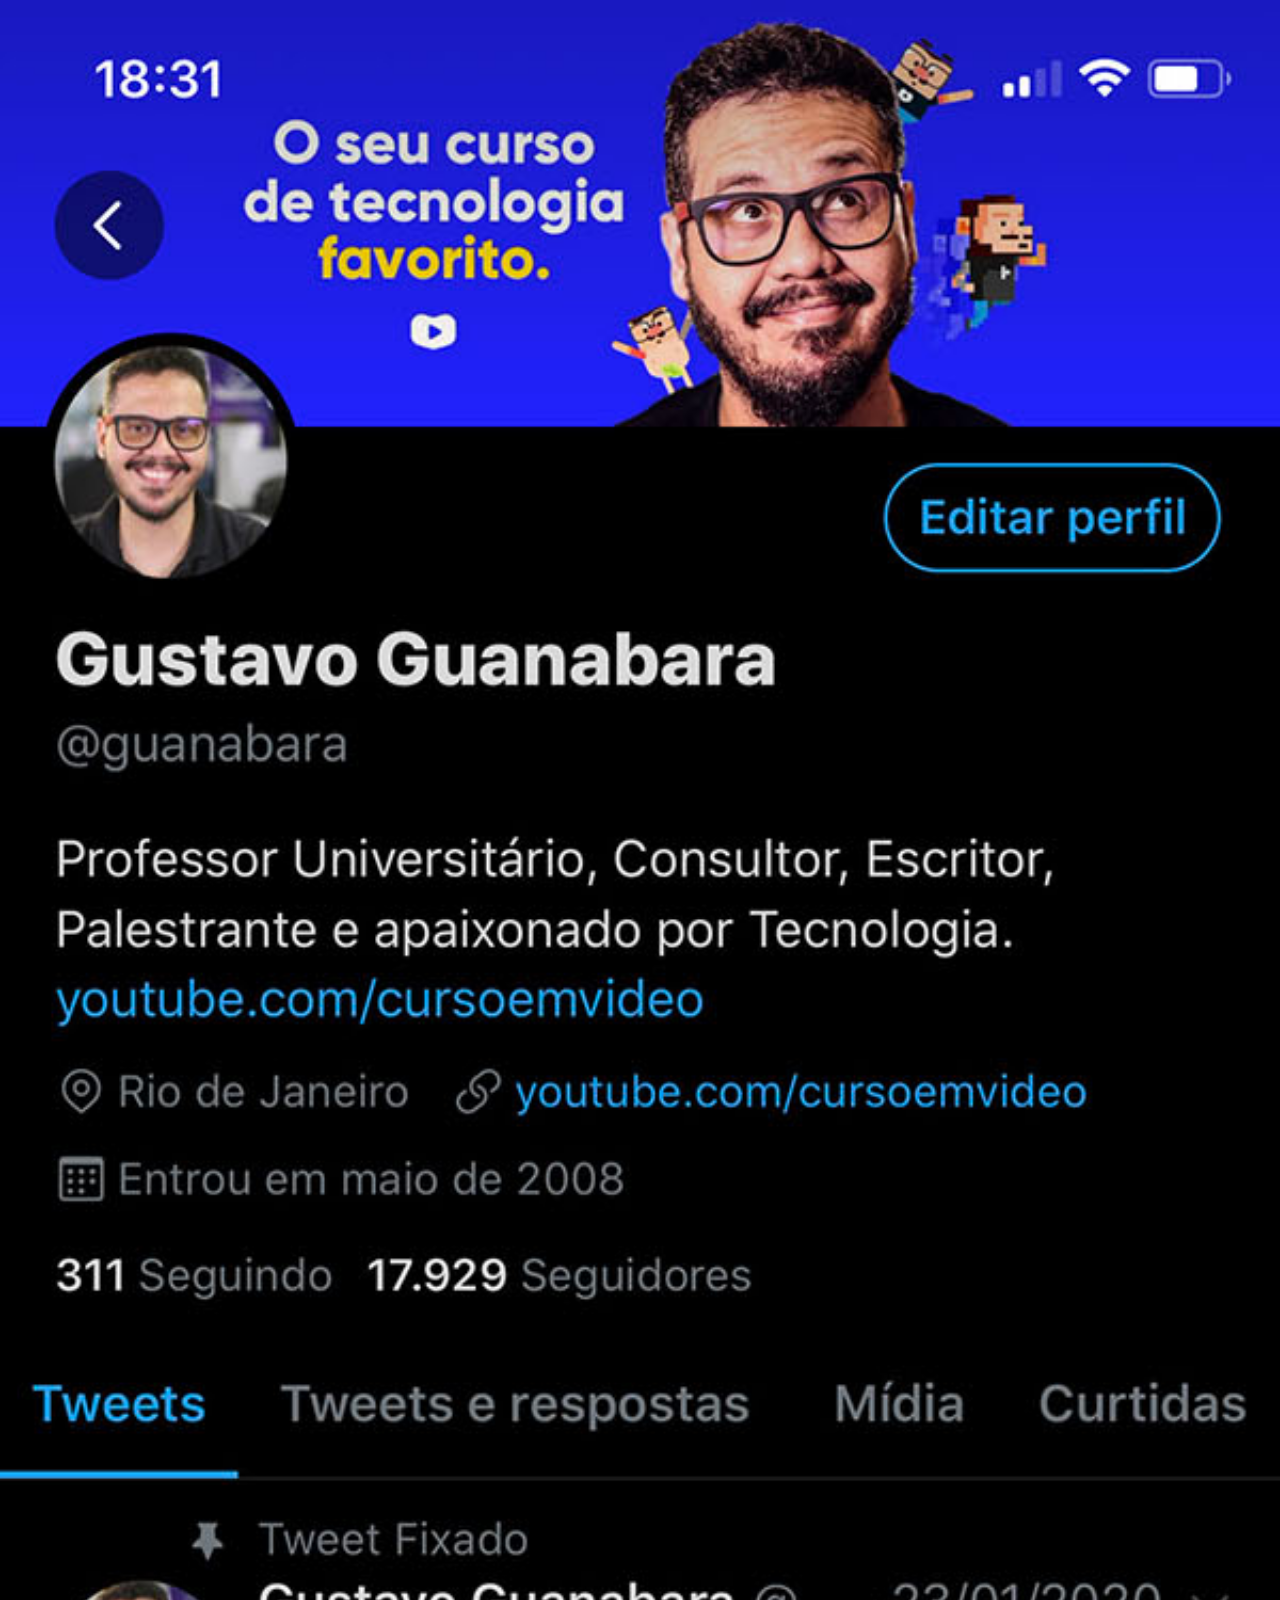
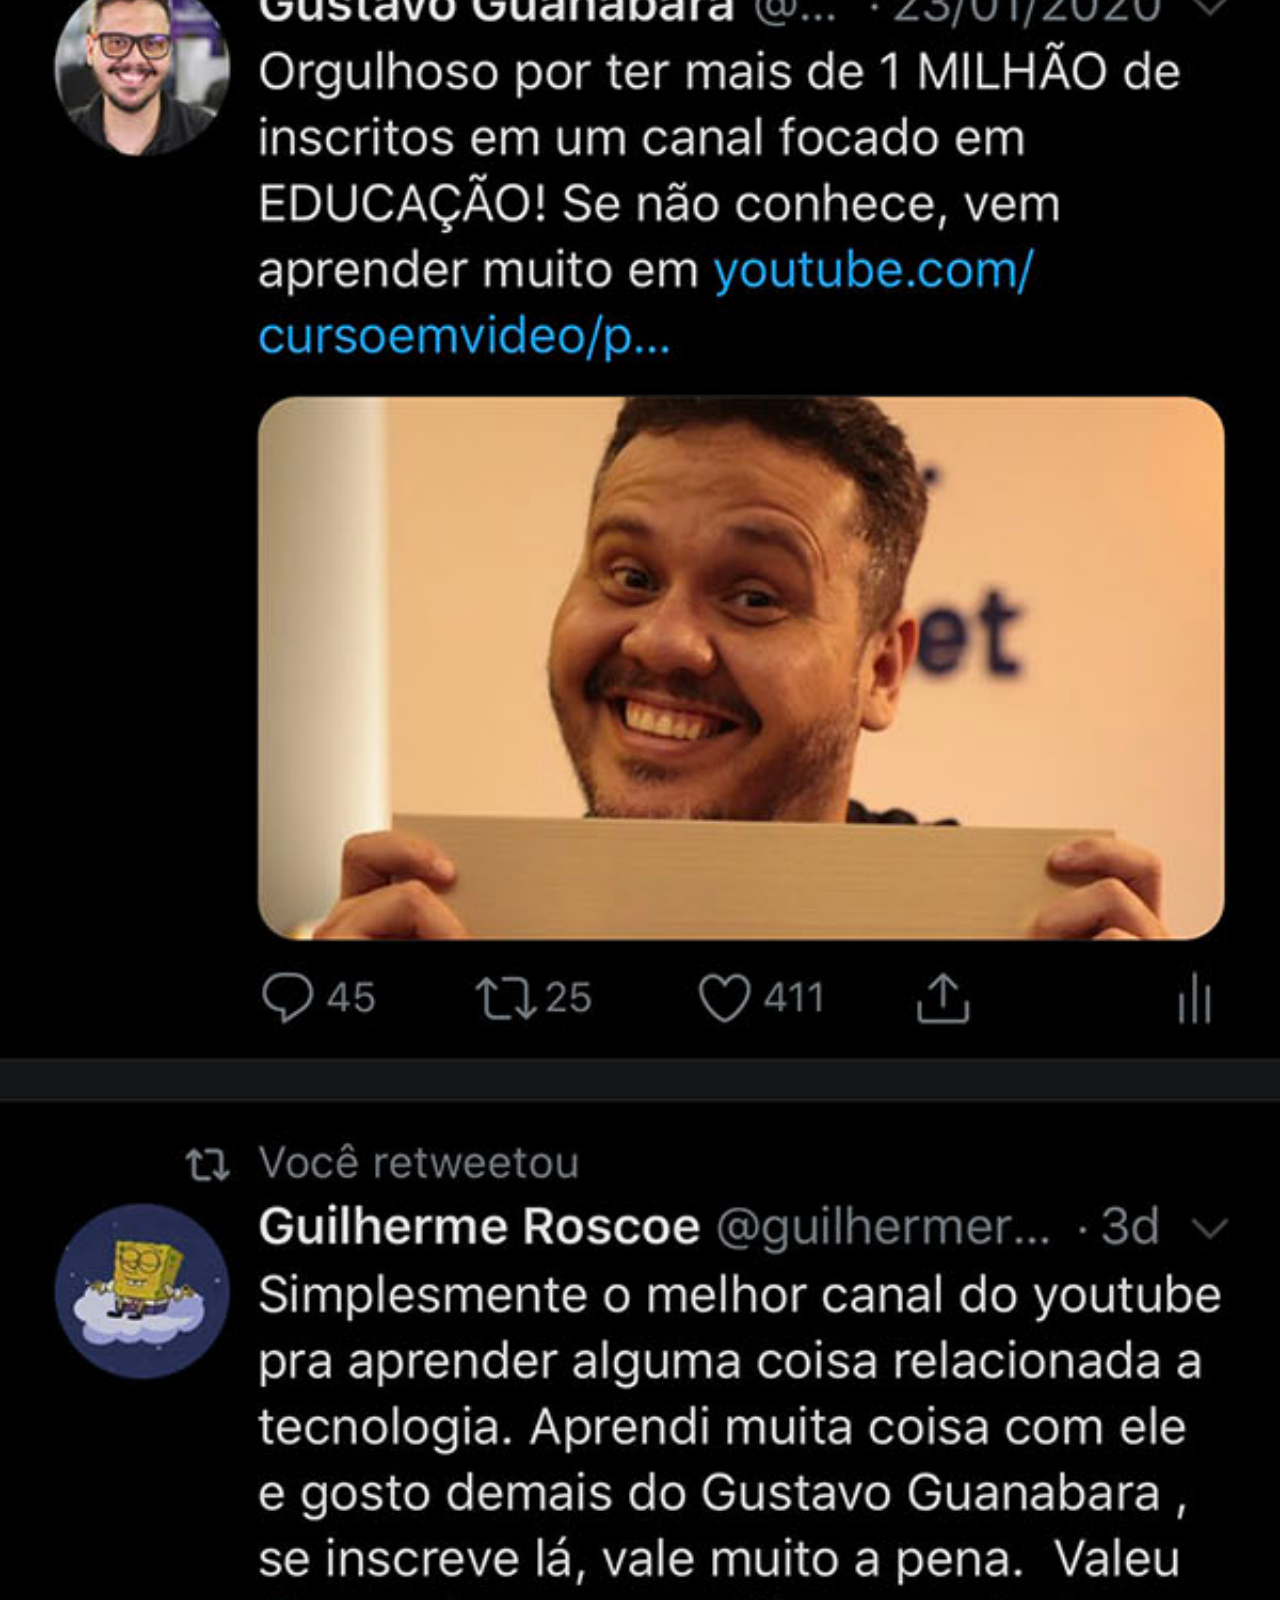
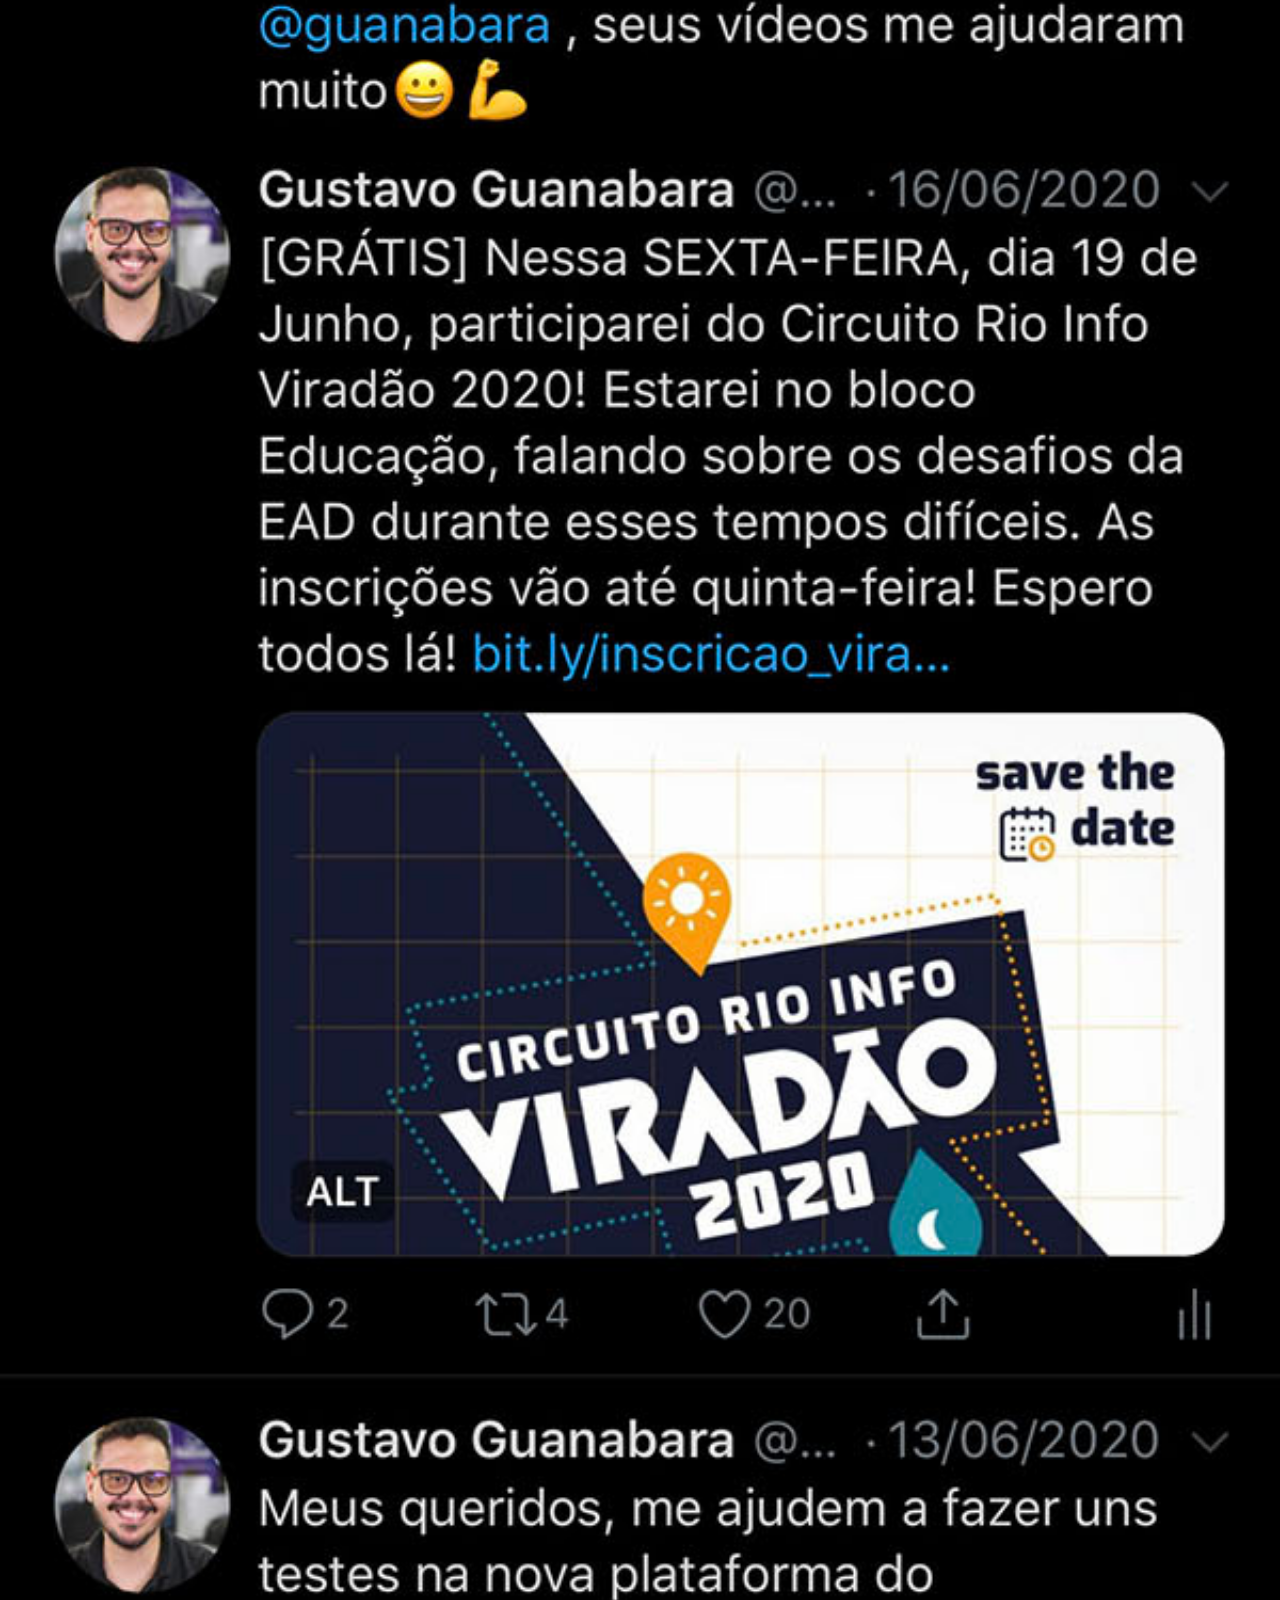
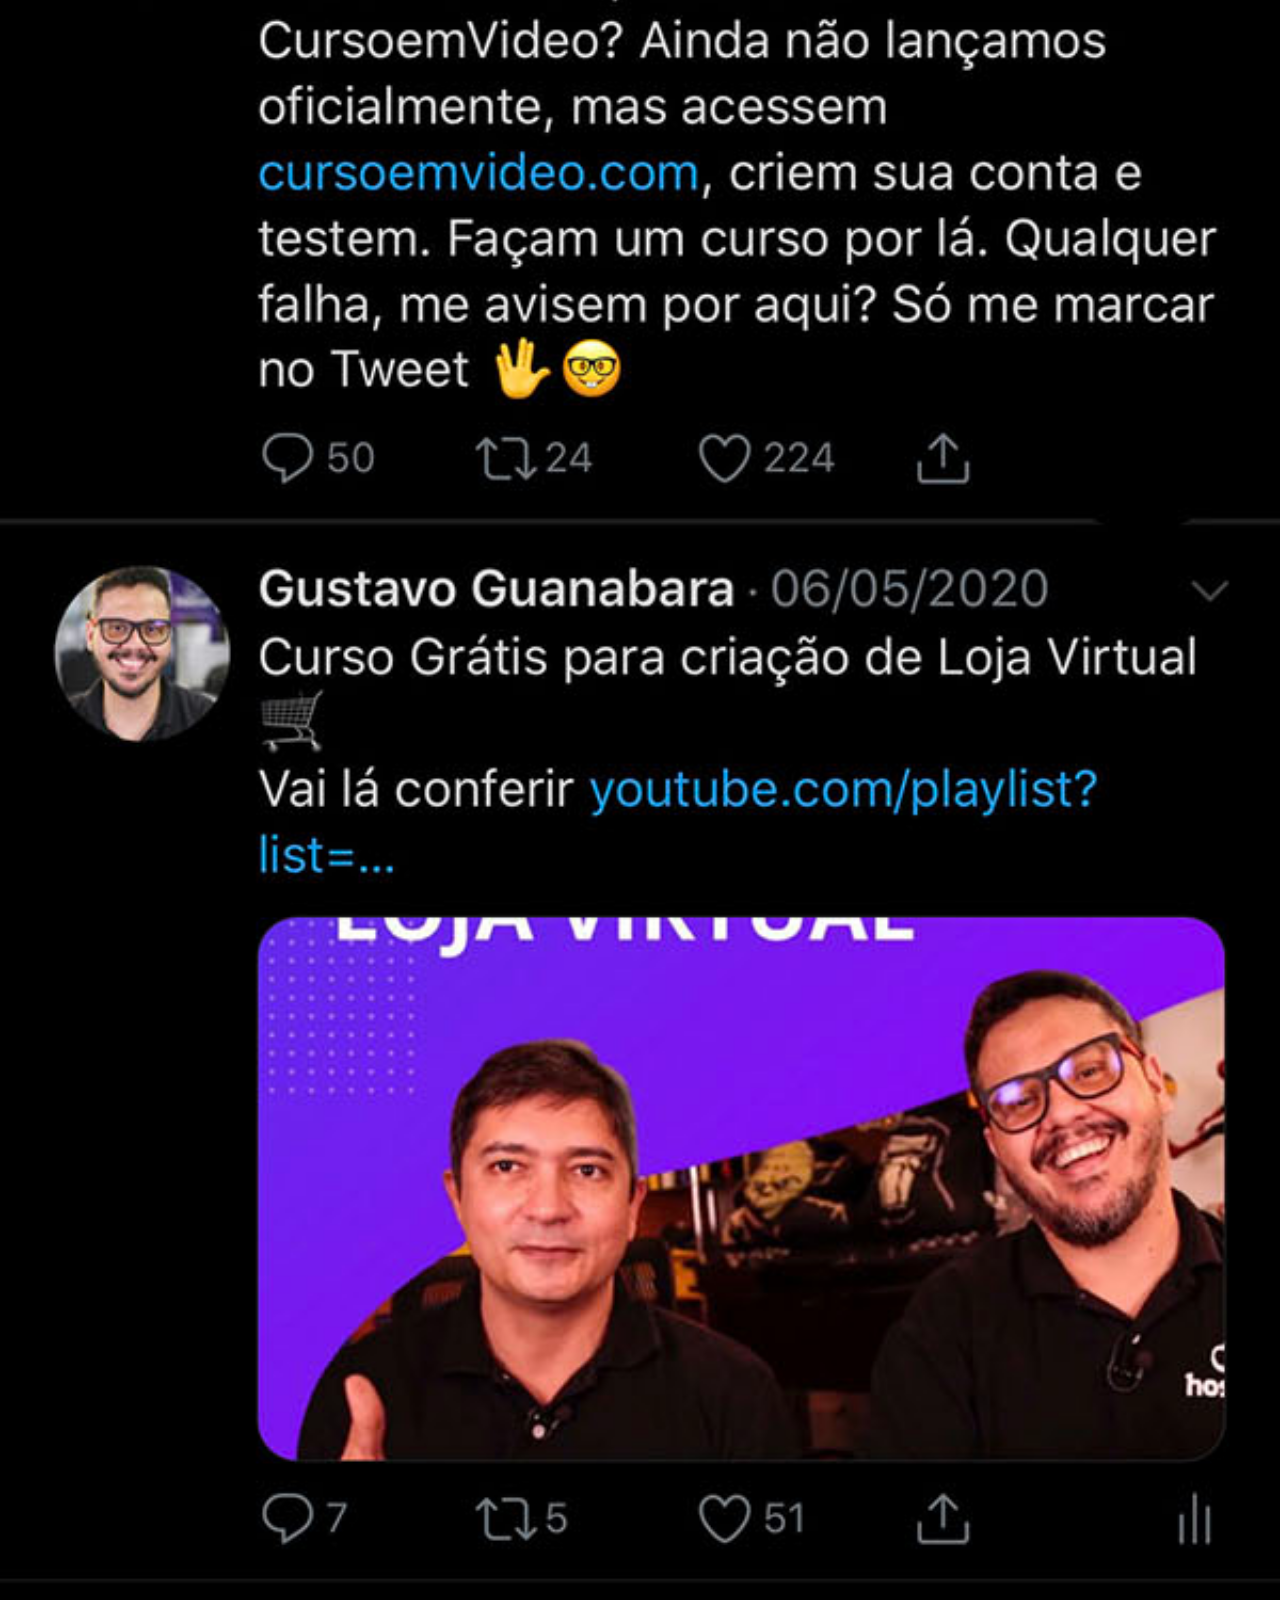
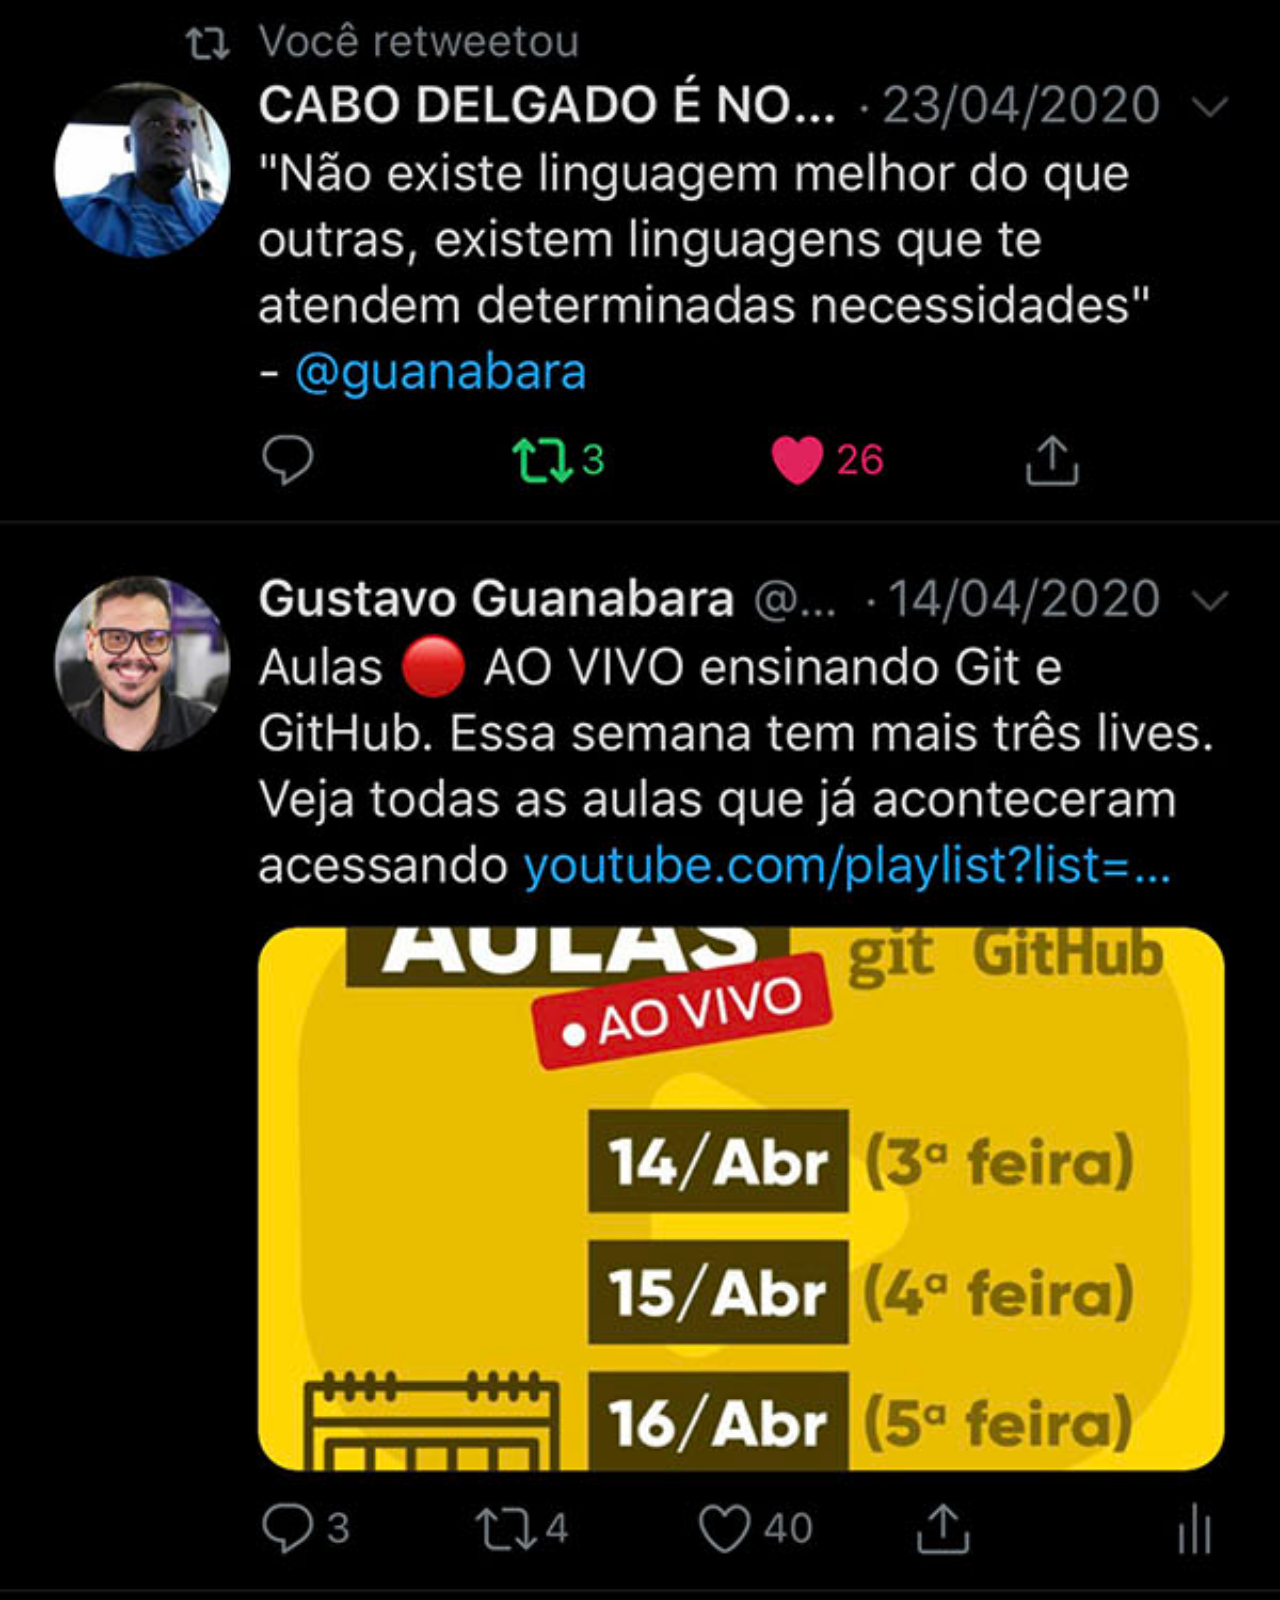
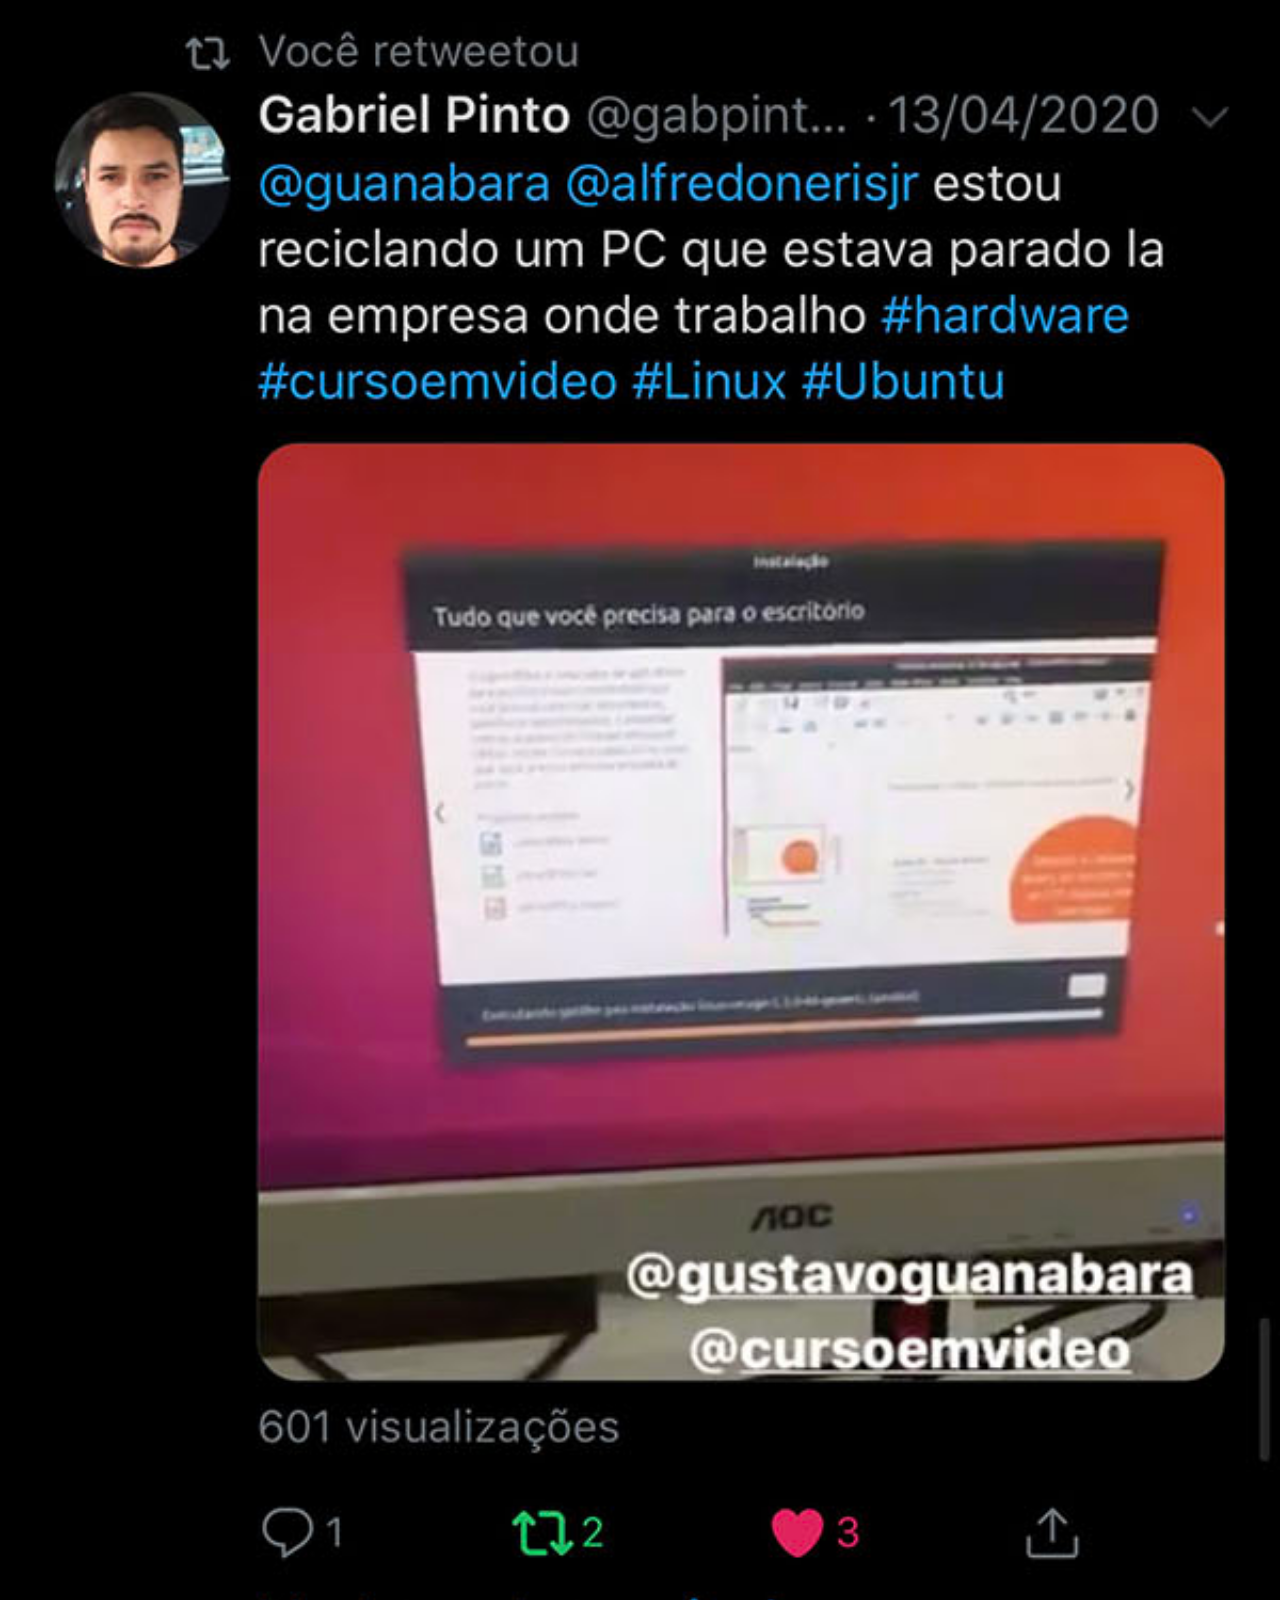
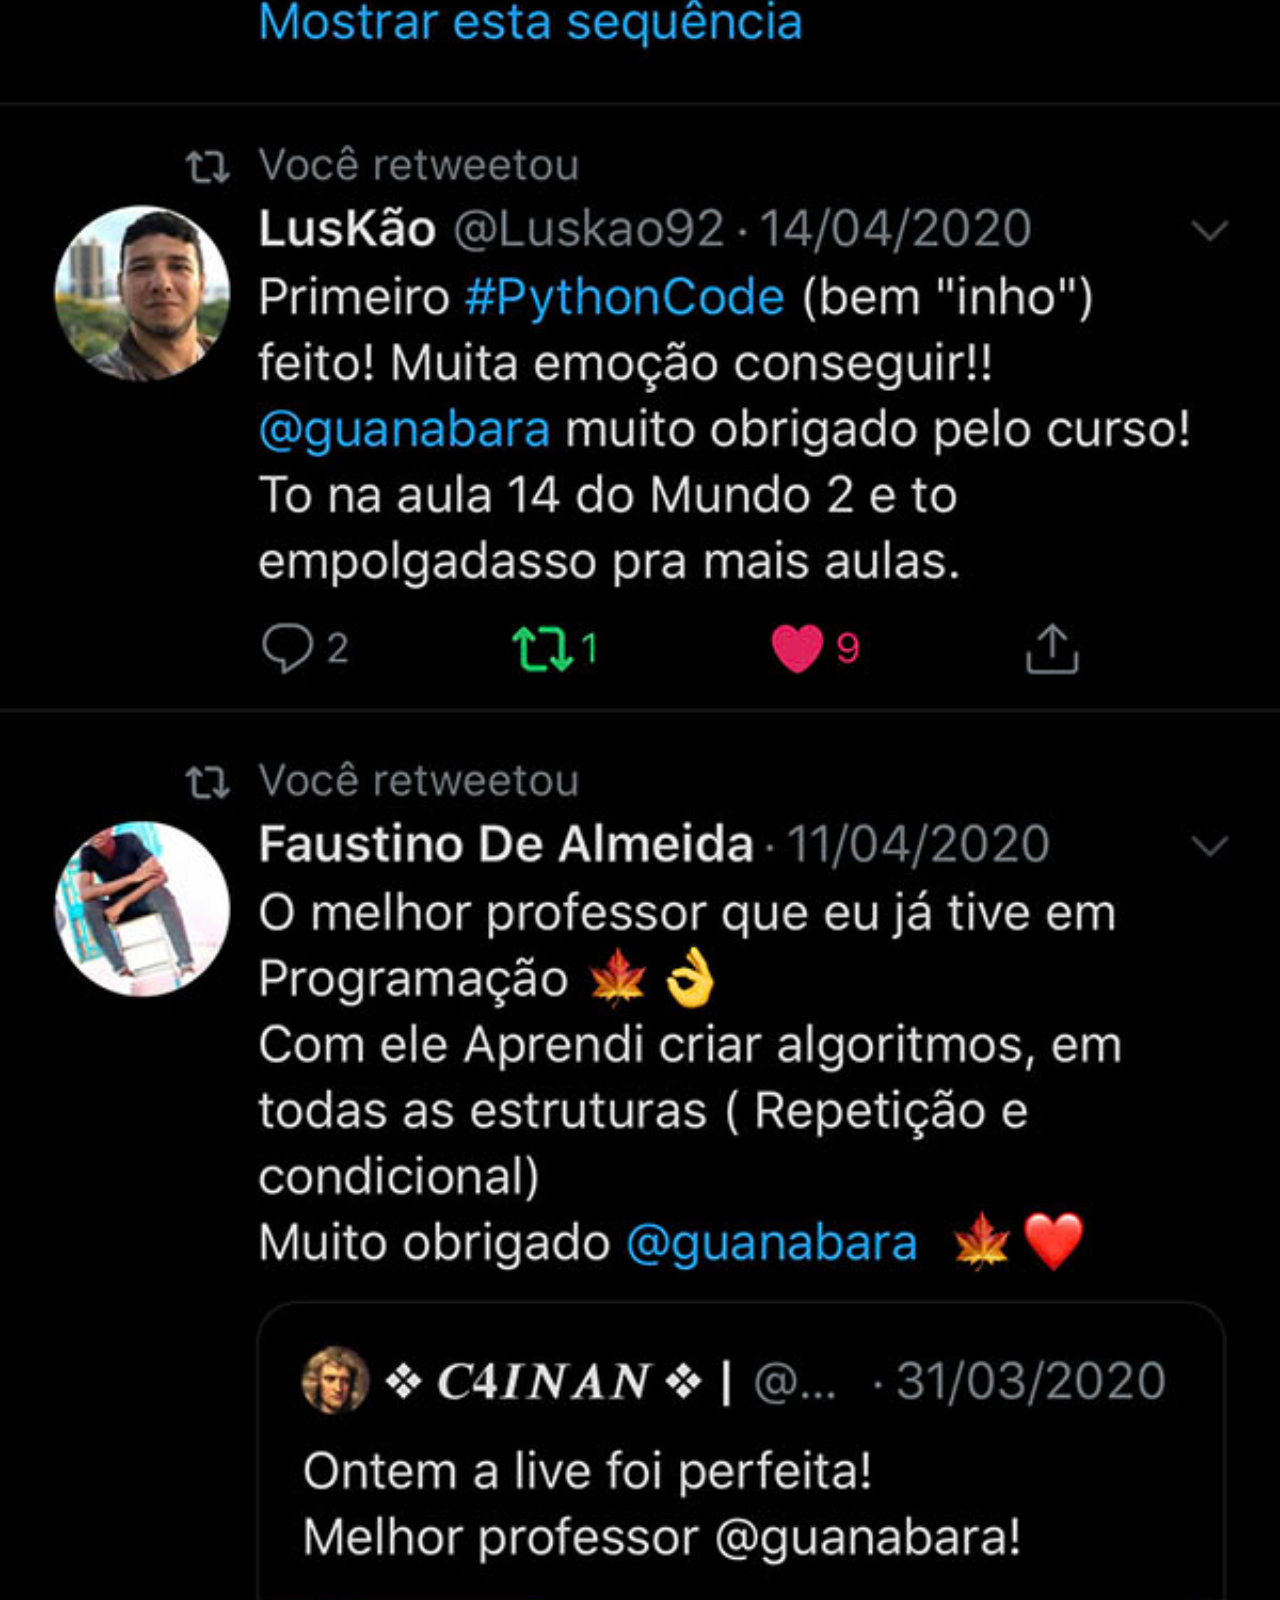
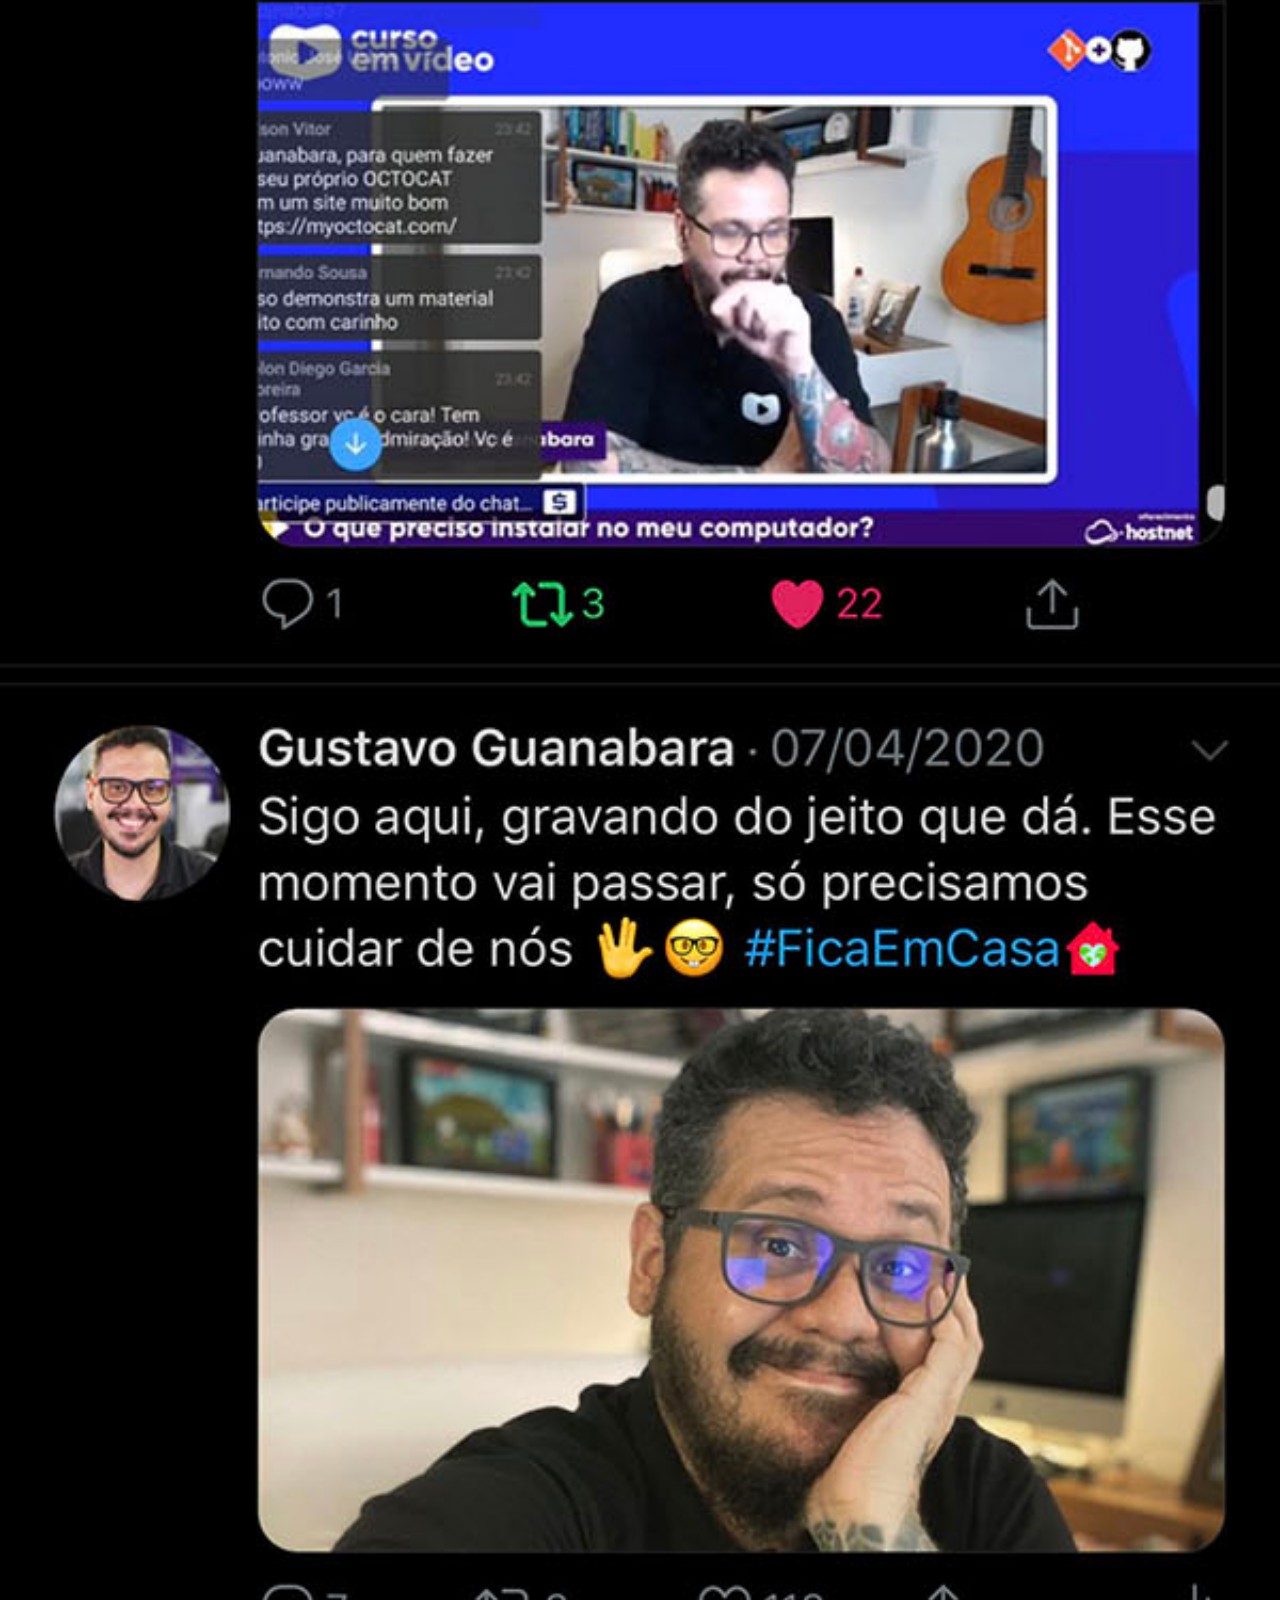
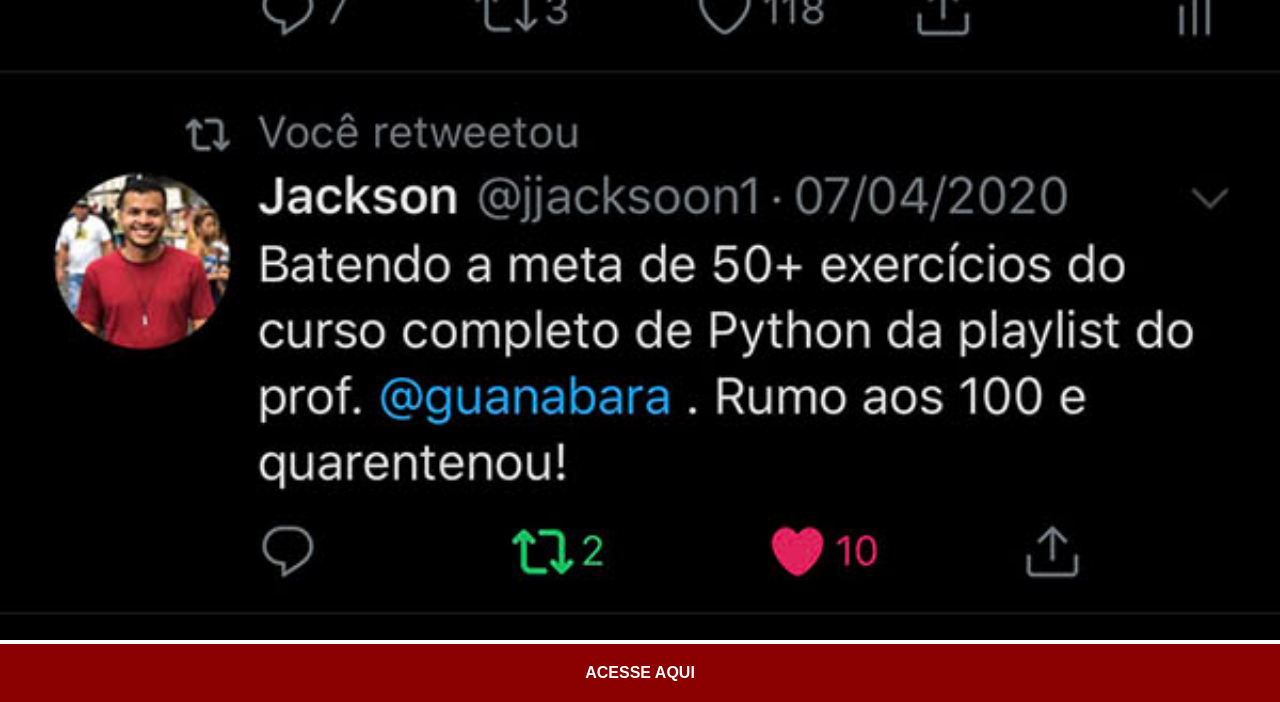
<file: twitter.html>
<!DOCTYPE html>
<html lang="pt-br">
<head>
    <meta charset="UTF-8">
    <meta name="viewport" content="width=device-width, initial-scale=1.0">
    <link rel="stylesheet" href="estilos/social.css">
    <title>Twitter</title>
</head>
<body>
    <img src="imagens/tela-twitter.jpg" alt="Twitter">
    <a href="" target="_blank">ACESSE AQUI</a>
</body>
</html>
</file>
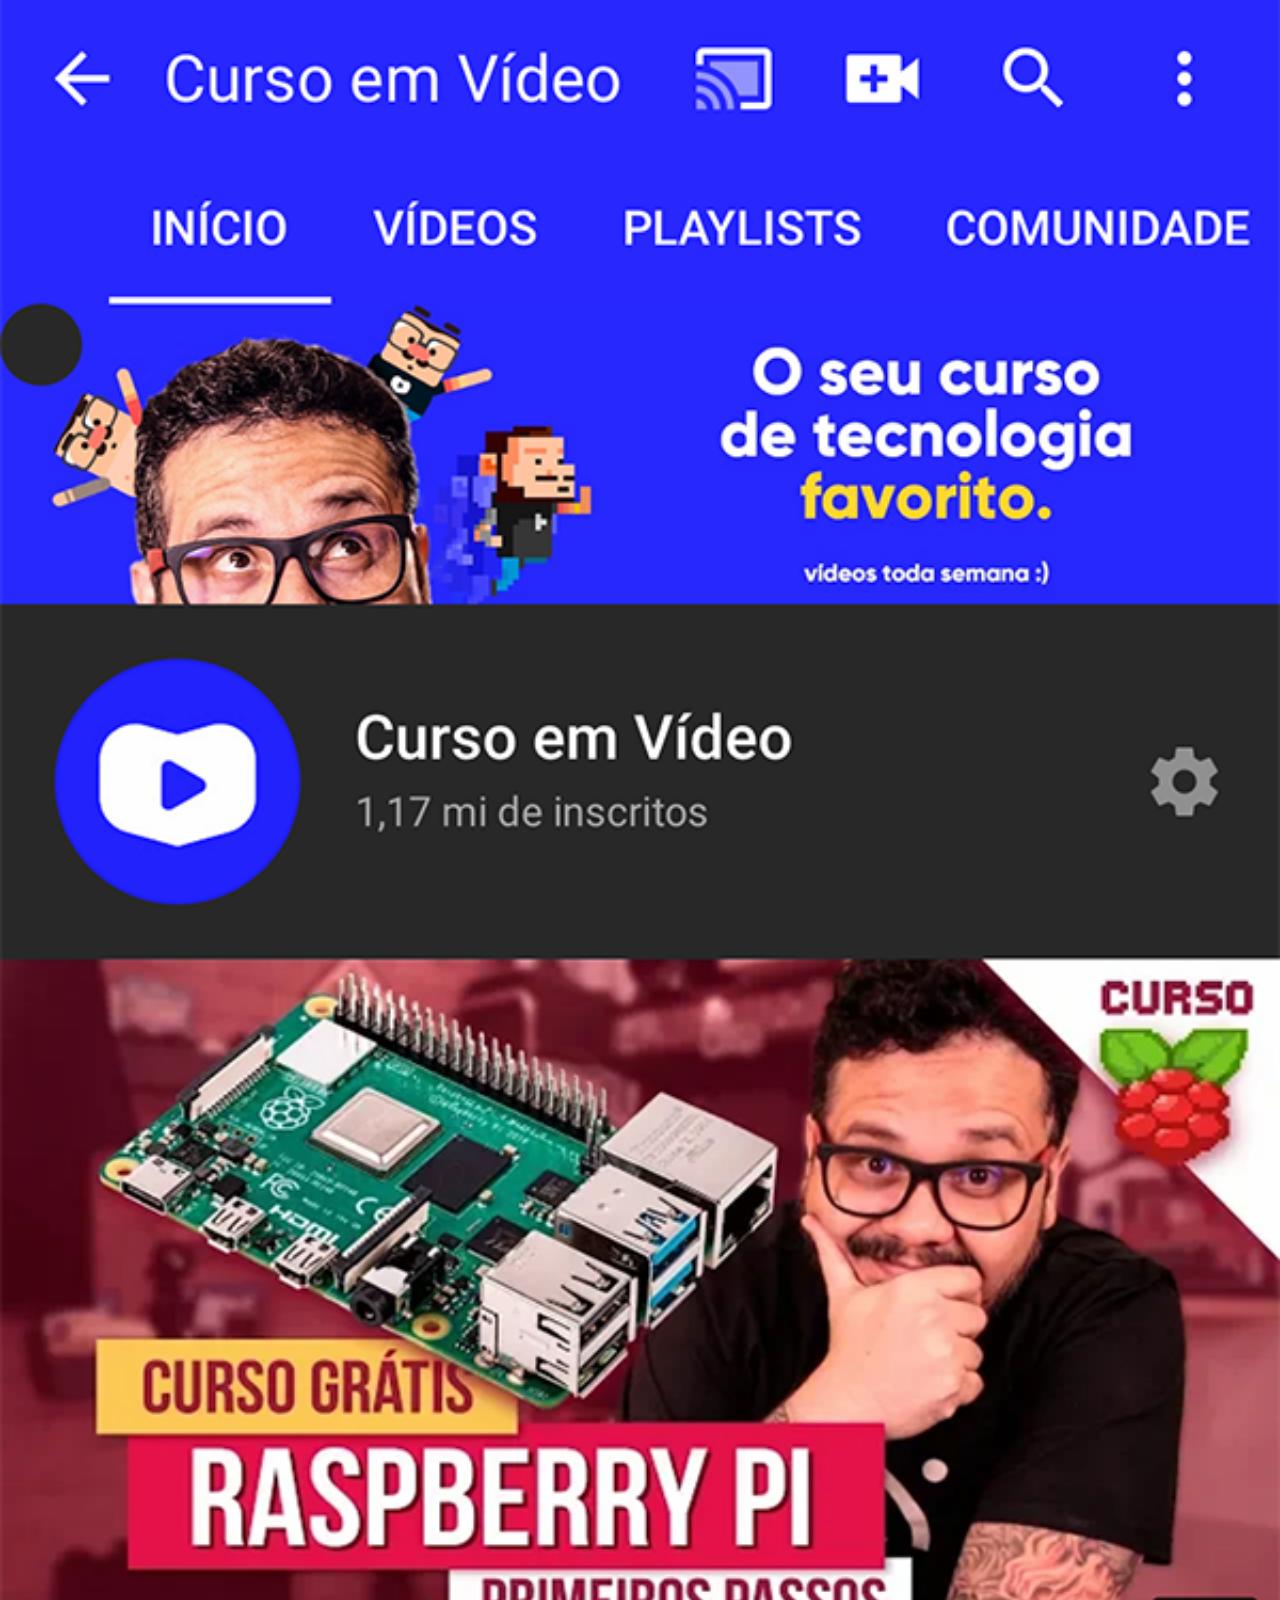
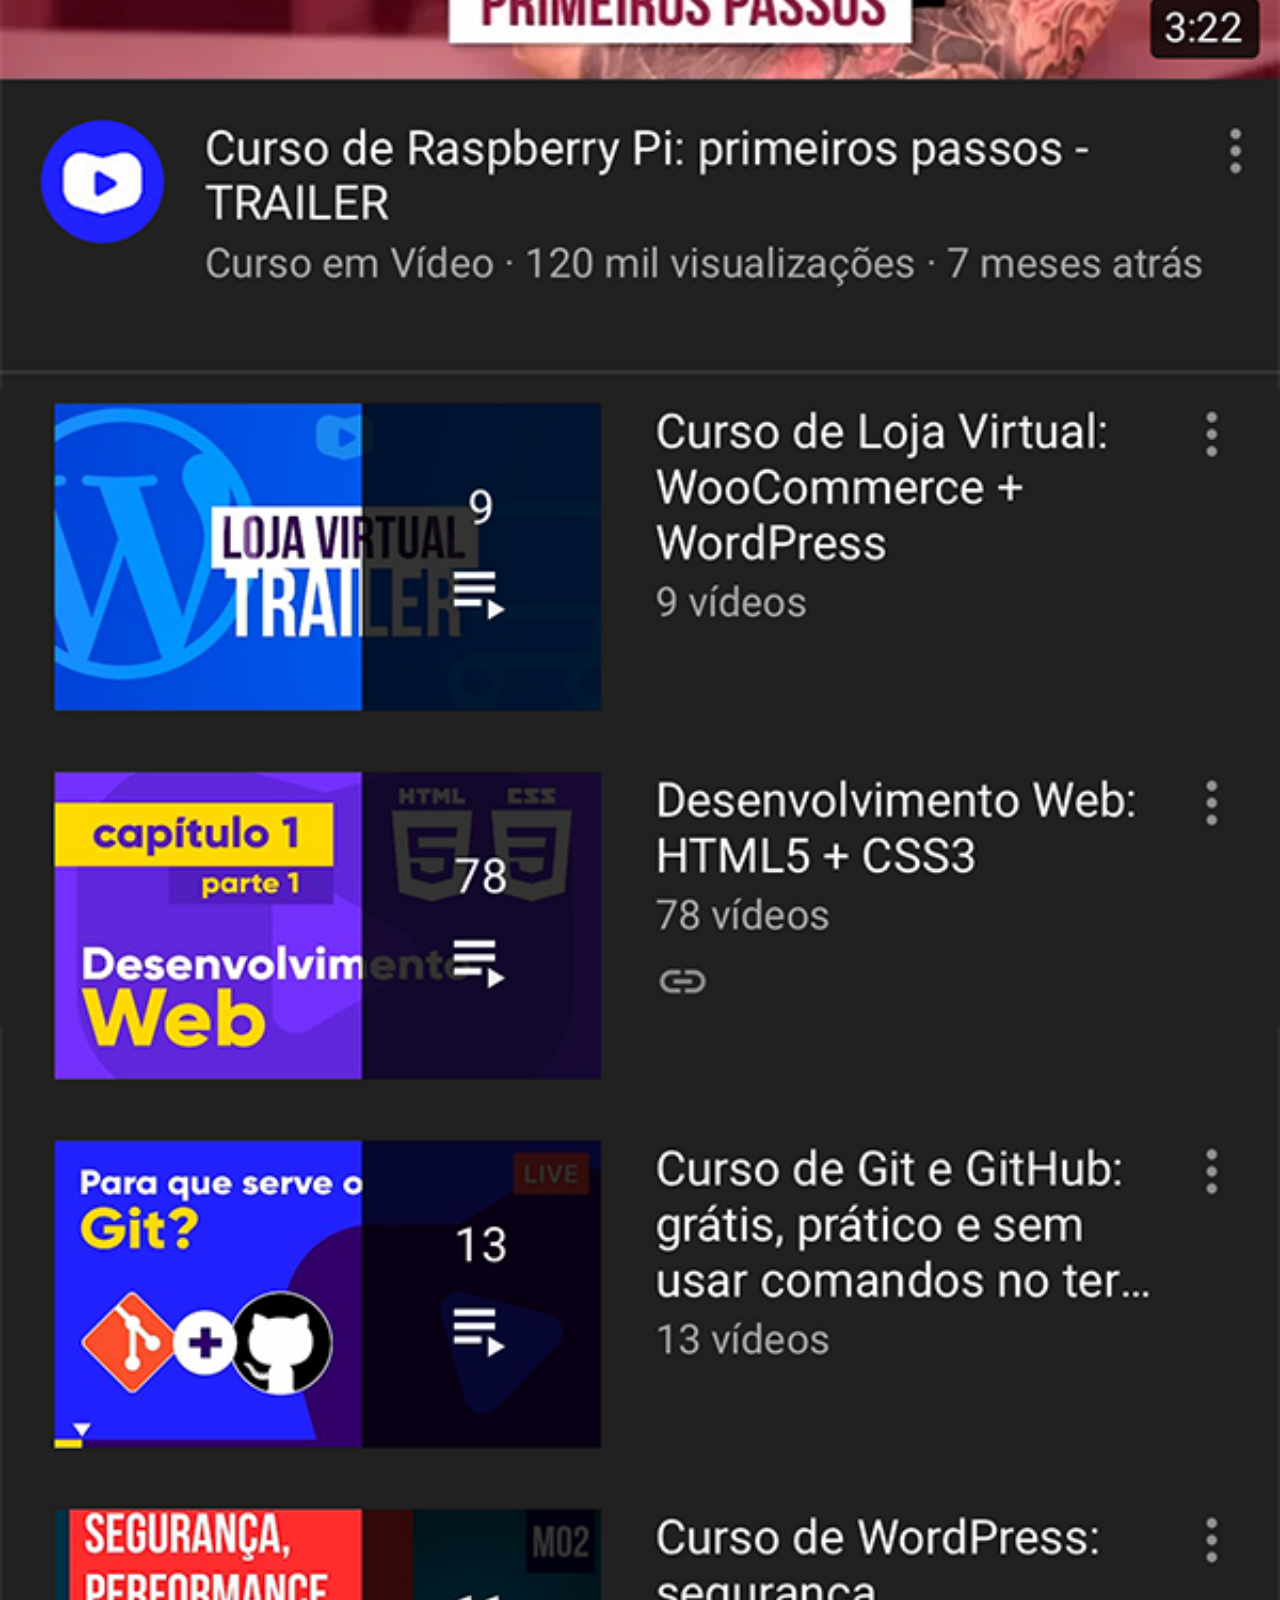
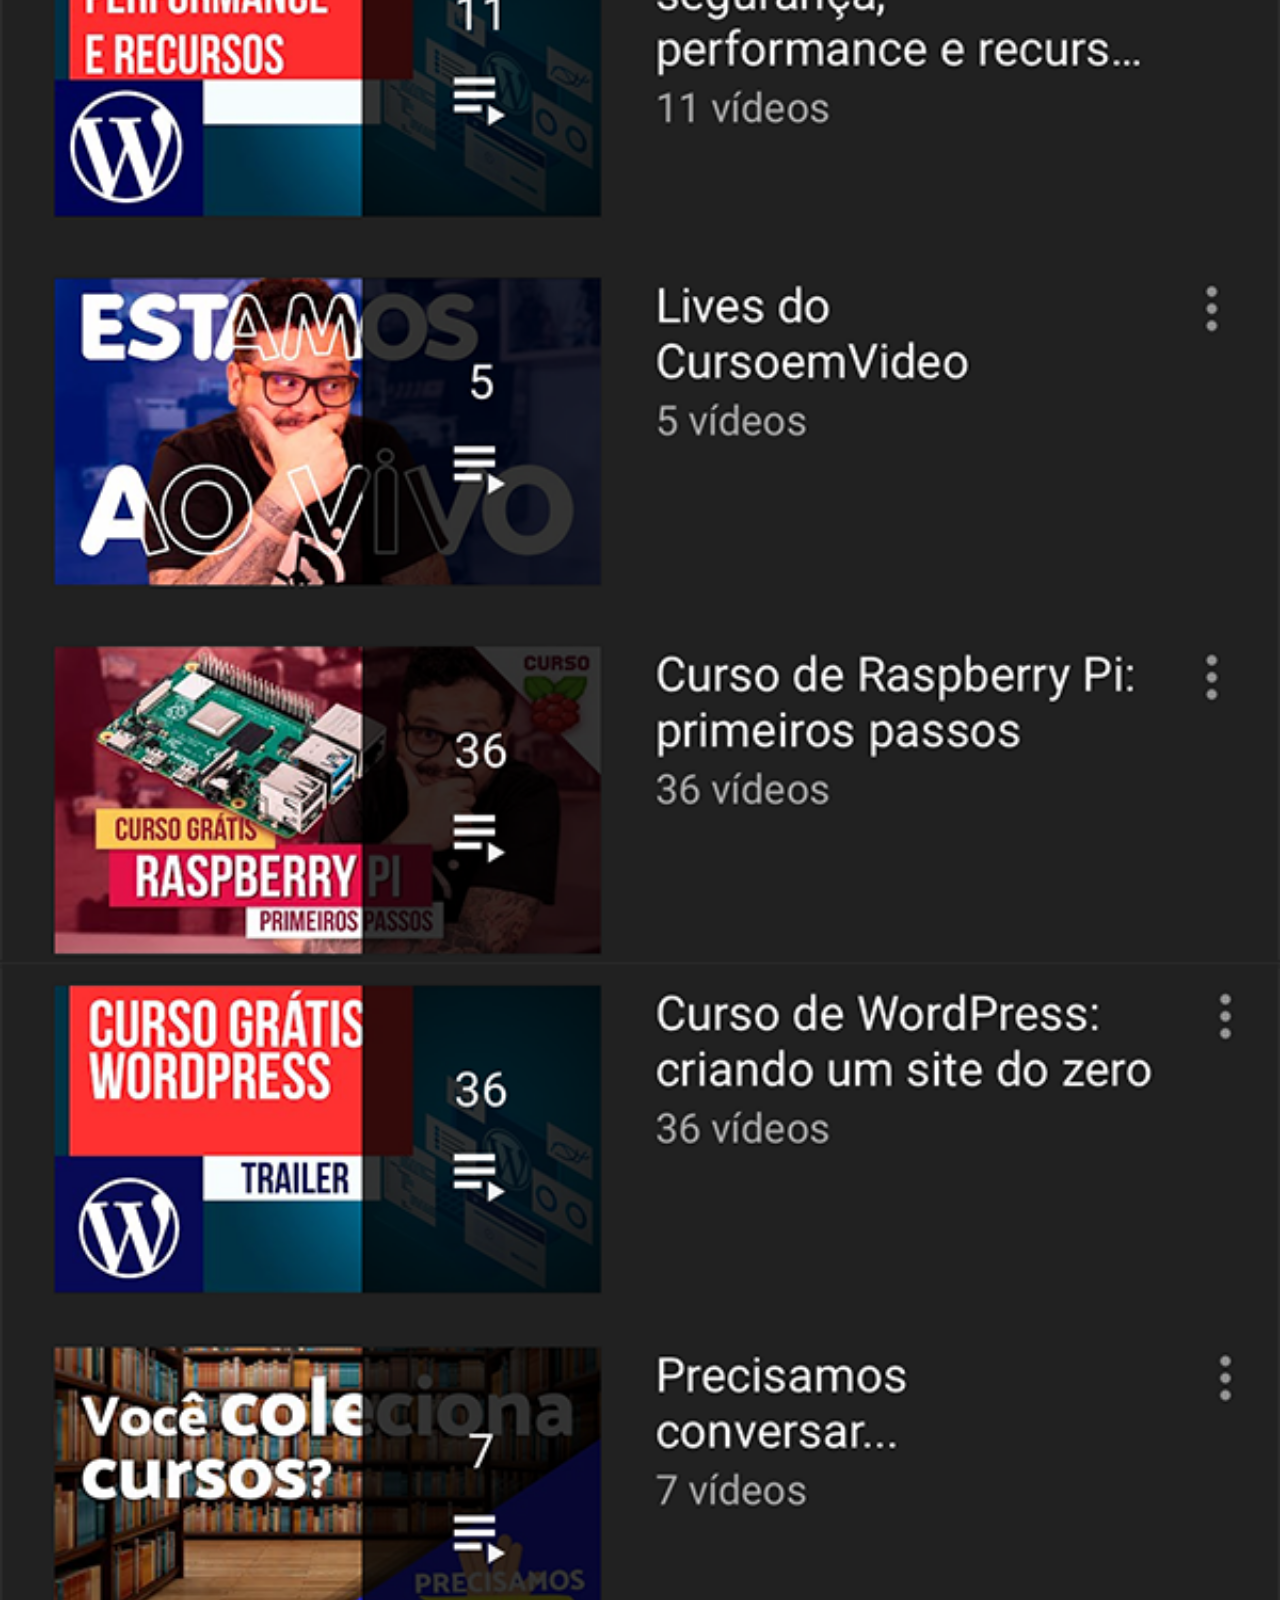
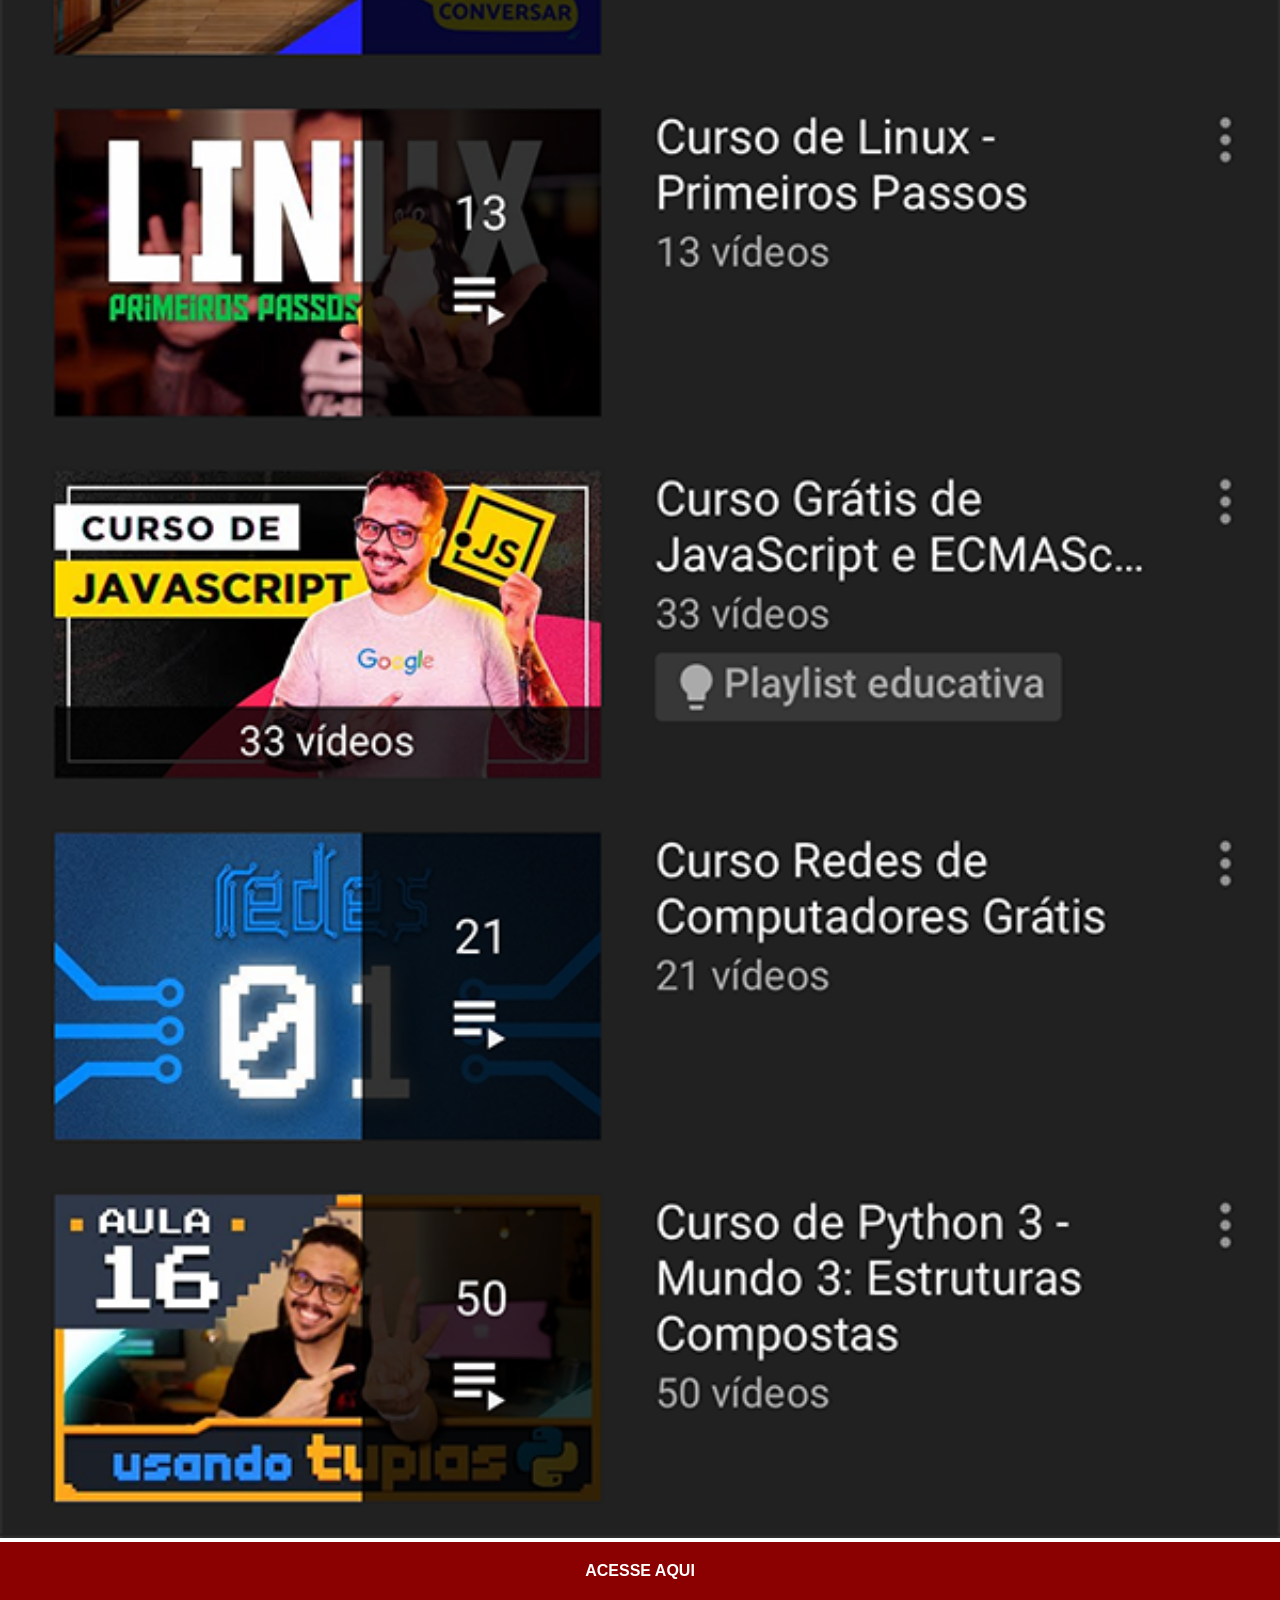
<file: youtube.html>
<!DOCTYPE html>
<html lang="pt-br">
<head>
    <meta charset="UTF-8">
    <meta name="viewport" content="width=device-width, initial-scale=1.0">
    <link rel="stylesheet" href="estilos/social.css">
    <title>Youtube</title>    
</head>
<body>
    <img src="imagens/tela-youtube.png" alt="youtube">
    <a href="https://www.youtube.com/@cursoemvideo" target="_blank">ACESSE AQUI</a>
</body>
</html>
</file>
<file: estilos/style.css>
@charset "UTF-8";

* {
    margin: 0px;
    padding: 0px;
    font-family: Arial, Helvetica, sans-serif;
}

html, body {
    height: 100vh;
    width: 100vw;
}
body {
    background: url('../imagens/fundo-madeira.jpg') no-repeat top center;
    background-size: cover;
    background-attachment: fixed;
}

main {
    height: 100vh;
    position: relative;
    
}

section#telefone {
    position: absolute;
    top: 50%;
    left: 50%;
    transform: translate(-50%, -50%);

    height: 627px;
    width: 311px;
    background: url('../imagens/frame-iphone.png') no-repeat;

}

iframe#tela {
    position: relative;
    top: 80px;
    left: 22px;
    width: 266px;
    height: 471px;
}

section#redes-sociais {
    text-align: right;
}

section#redes-sociais img {
    width: 60px;
    margin: 10px;
    border-radius: 50%;
    box-shadow: 2px 2px 5px rgba(0, 0, 0, 0.393);
}

section#redes-sociais img:hover {
    border: 2px solid rgba(225, 219, 219, 0.637);
    transform: translate(-5px, -5px);
    box-shadow: 5px 5px 10px rgba(0, 0, 0, 0.637);
    transition: transform 0.5s, border 0.5s;
}
</file>
<file: estilos/social.css>
@charset "UTF-8";

* {
    margin: 0px;
    padding: 0px;
    font-family: Arial, Helvetica, sans-serif;
}

::-webkit-scrollbar {
    width: 0px;
    height: 0px;
}

img {
    width: 100vw;
}

a {
    display: block;
    background-color: darkred;
    color: white;
    padding: 20px;
    text-align: center;
    font-weight: bolder;
    text-decoration: none;
}

a:hover {
    background-color: red;
}
</file>
